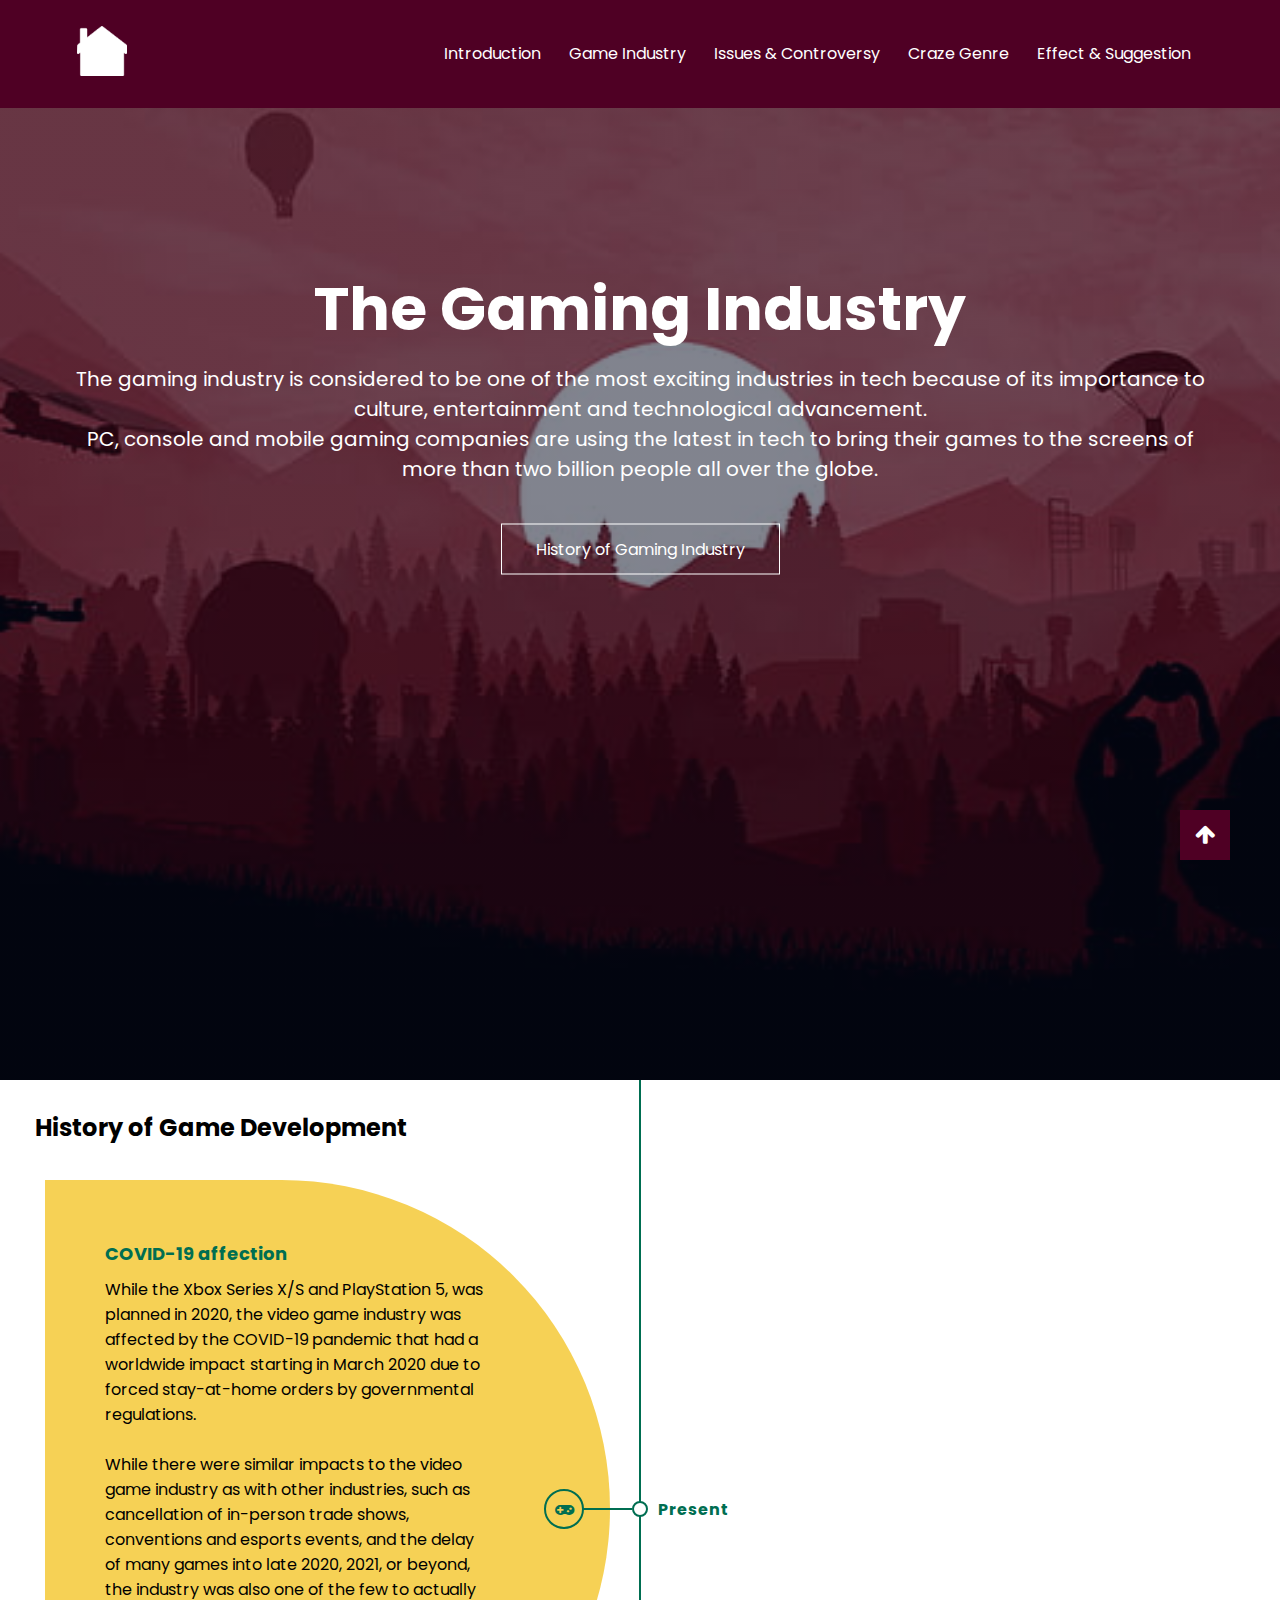
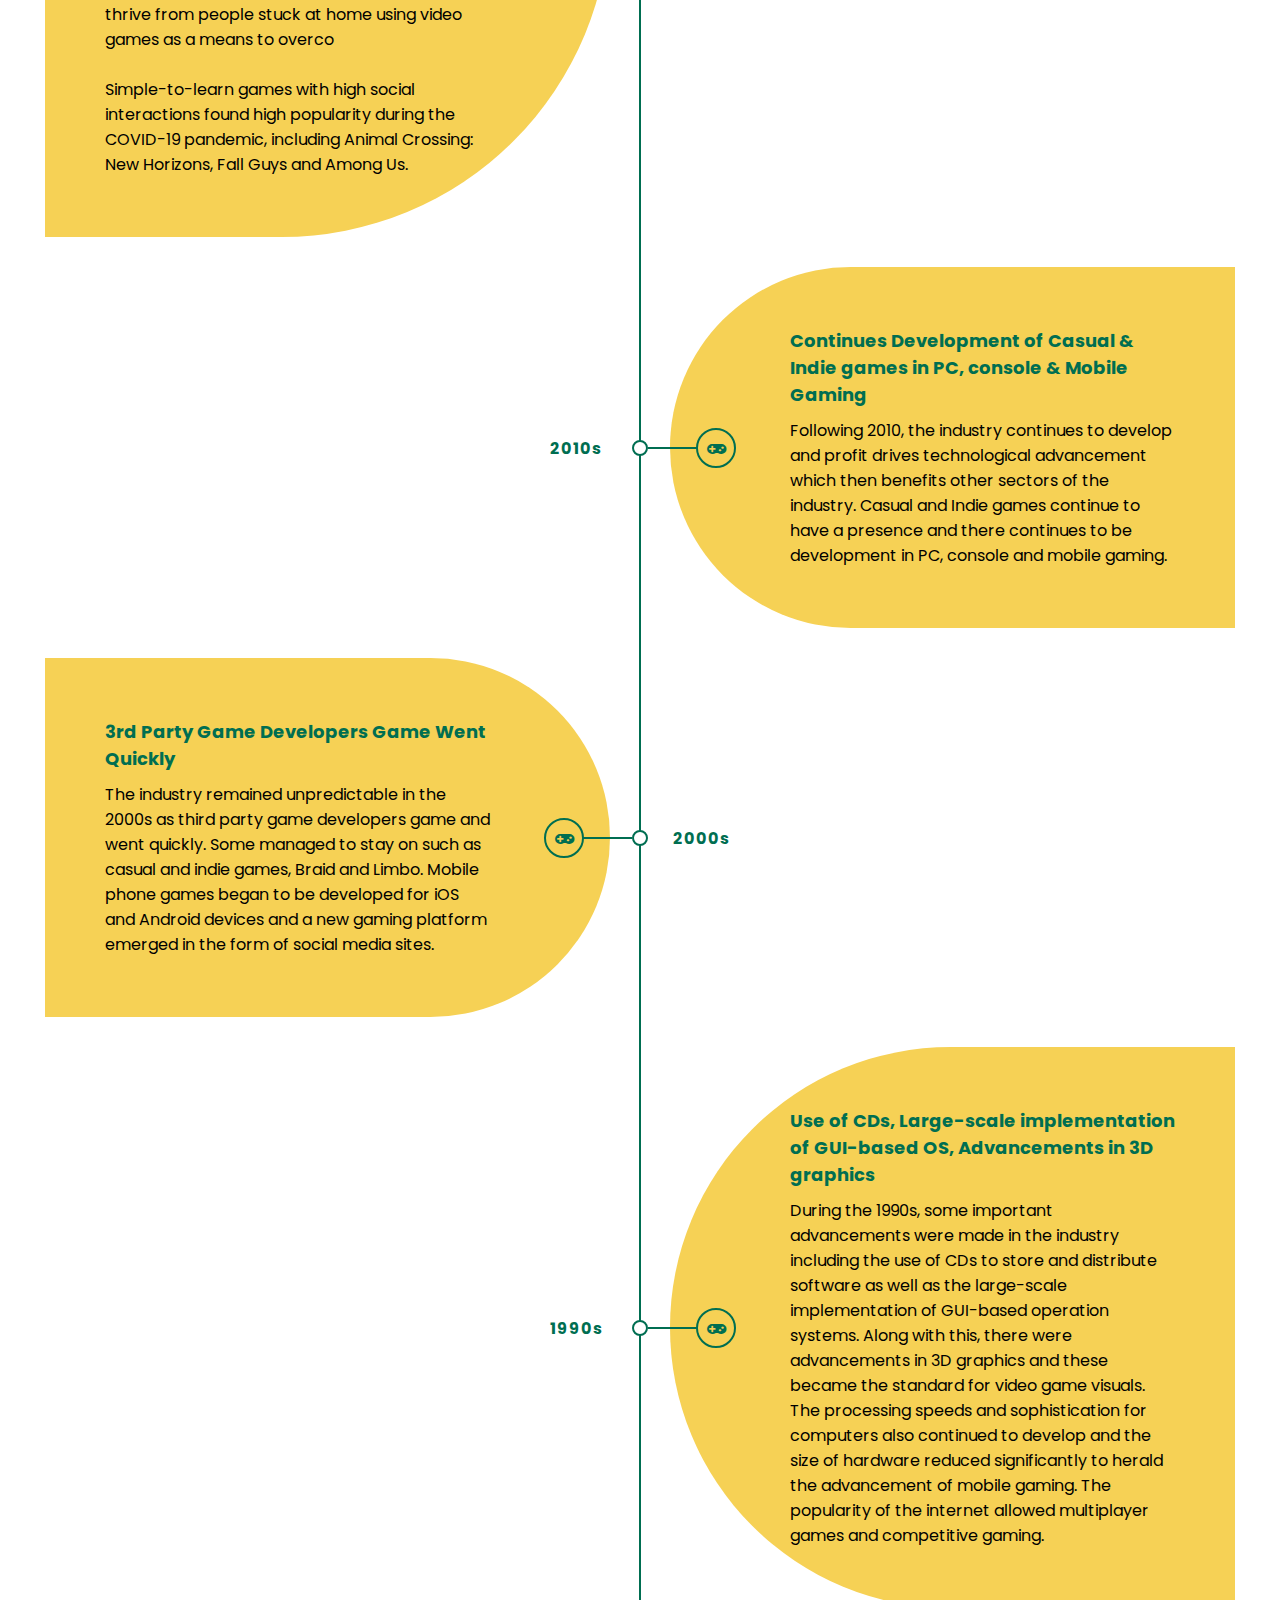
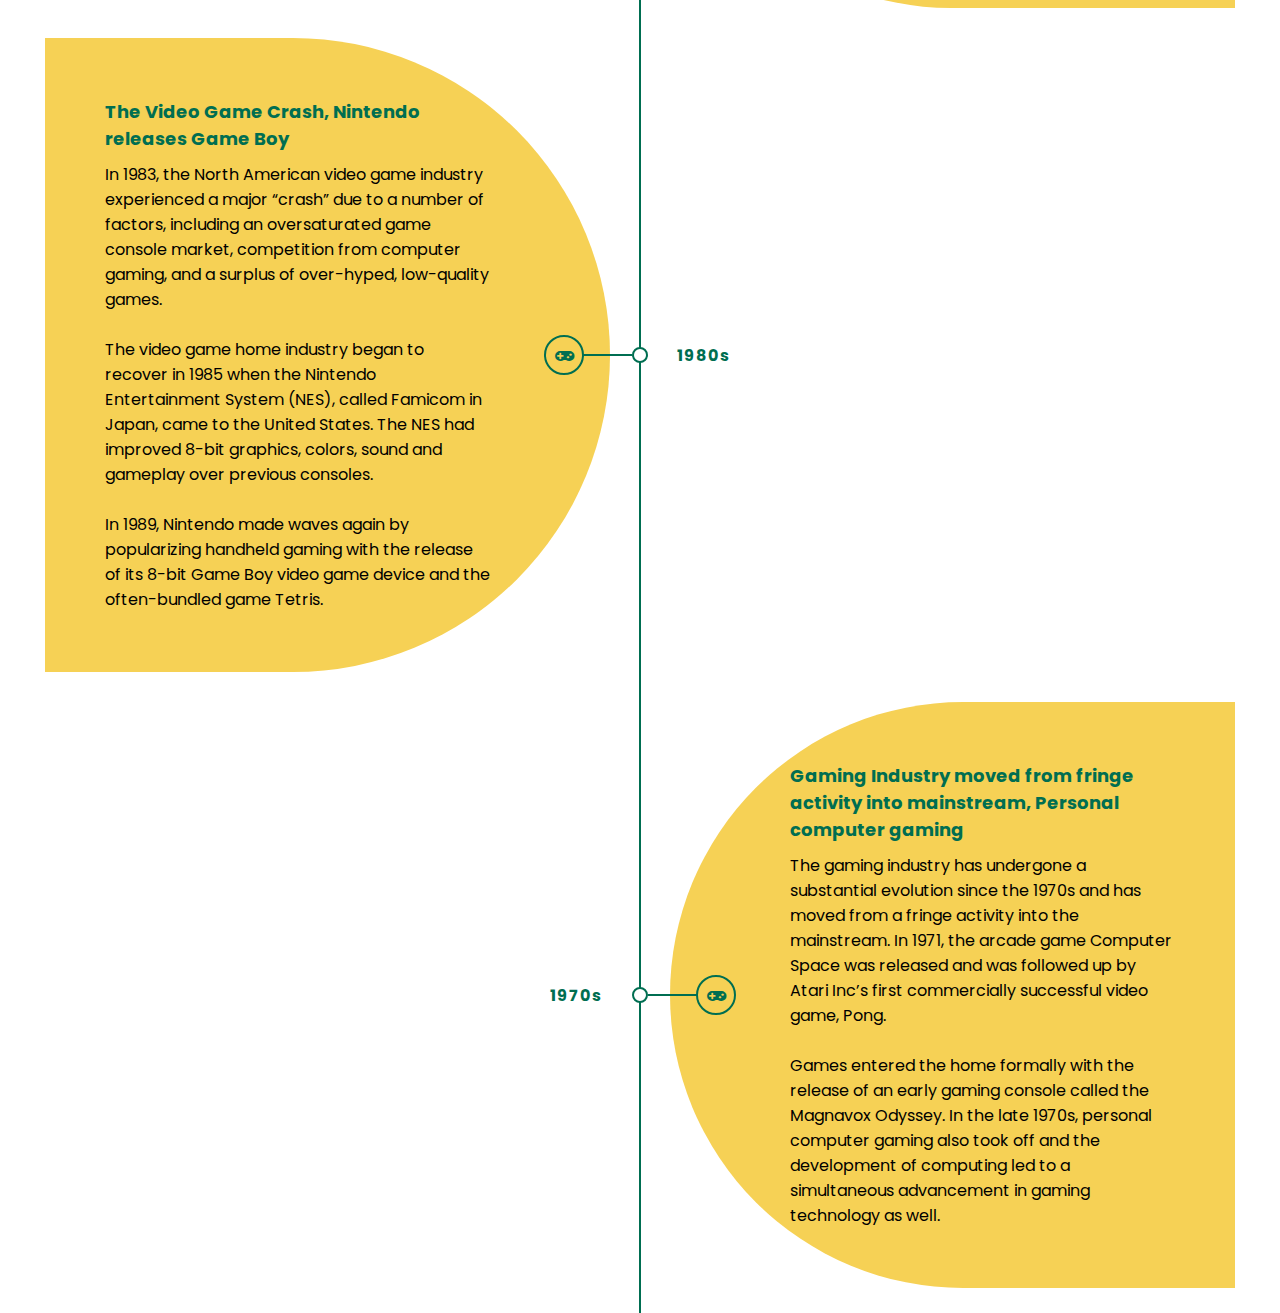
<file: Assignment G8/Index.html>
<!DOCTYPE html>
<html lang="en">
<head>
	<meta charset= "utf-8">
	<meta name="viewport" content="width=device-width, initial-scale=1.0">
	<title> Gaming </title>
	<link rel="stylesheet" href="style.css">
	<link rel="preconnect" href="https://fonts.googleapis.com">
	<link rel="preconnect" href="https://fonts.gstatic.com" crossorigin>
	<link href="https://fonts.googleapis.com/css2?family=Poppins:wght@100;200;300;400;600;700&display=swap" rel="stylesheet">
	<!--<link href="https://cdn.jsdelivr.net/npm/bootstrap@5.1.3/dist/css/bootstrap.min.css" rel="stylesheet" integrity="sha384-1BmE4kWBq78iYhFldvKuhfTAU6auU8tT94WrHftjDbrCEXSU1oBoqyl2QvZ6jIW3" crossorigin="anonymous">-->
	<link rel="stylesheet" href="https://stackpath.bootstrapcdn.com/font-awesome/4.7.0/css/font-awesome.min.css">
	
</head>

<body >
<a name="top"></a>
	<section class="header" id="home">
		<nav>
			<a href="#home"><img src="img\main.png"></a>
			<div class = "nav-links" id="navLinks">
			<i class="fa fa-times" onclick="hideMenu()"></i>
					<ul>
						<li><a href="#top">Introduction</a></li>
						<li><a href="Industry.html">Game Industry</a></li>
						<li><a href="InC.html">Issues & Controversy</a></li>
						<li><a href="Craze.html">Craze Genre</a></li>
						<li><a href="Effect.html">Effect & Suggestion</a></li>
					</ul>
			</div>
			<i class= "fa fa-bars" onclick="showMenu()"></i>
		</nav>
	
	<div class="text-box">
		<h1>The Gaming Industry</h1>
		<p>The gaming industry is considered to be one of the most exciting industries in tech because of its importance to culture,
		entertainment and technological advancement.<br>PC, console and mobile gaming companies are using the latest in tech to bring 
		their games to the screens of more than two billion people all over the globe.
		</p>
		<a href="#timeline" class="hero-btn" >History of Gaming Industry</a>
	
	</div>
	</section>	
	
	<!--JavaScript for Toggle Menu-->	
	<script>
		document.getElementById('navLinks');
		function showMenu(){
			navLinks.style.right="0";
		}
		function hideMenu(){
			navLinks.style.right="-200px";
		}

	</script>

<section id="timeline">
	<div class="timeline" >
	<h2>History of Game Development</h2>
		<div class="container left">
			<div class="date">Present</div>
			<i class="icon fa fa-gamepad"></i>
			<div class="content">
				<h2>COVID-19 affection</h2>
					<p>While the Xbox Series X/S and PlayStation 5, was planned in 2020, the video game industry was affected by the COVID-19 pandemic that 
					had a worldwide impact starting in March 2020 due to forced stay-at-home orders by governmental regulations. 
					</p>
					<br>
					<p>While there were similar impacts to the video game industry as with other industries, such as cancellation of in-person trade shows, conventions 
					and esports events, and the delay of many games into late 2020, 2021, or beyond, the industry was also one of the few to actually thrive from people 
					stuck at home using video games as a means to overco</p>
					<br>
					<p>Simple-to-learn games with high social interactions found high popularity during the COVID-19 pandemic, including Animal Crossing: New Horizons, 
					  Fall Guys and Among Us.      
					</p>
			</div>
		</div>
		
		<div class="container right">
			<div class="date">2010s</div>
			<i class="icon fa fa-gamepad"></i>
			<div class="content">
				<h2>Continues Development of Casual & Indie games in PC, console & Mobile Gaming</h2>
					<p>Following 2010, the industry continues to develop and profit drives technological advancement which then benefits other sectors of the industry. 
					Casual and Indie games continue to have a presence and there continues to be development in PC, console and mobile gaming.      
					</p>
			</div>
		</div>
		
		<div class="container left">
			<div class="date">2000s</div>
			<i class="icon fa fa-gamepad"></i>
			<div class="content">
				<h2>3rd Party Game Developers Game Went Quickly</h2>
					<p>The industry remained unpredictable in the 2000s as third party game developers game and went quickly. Some managed to stay on 
						such as casual and indie games, Braid and Limbo. Mobile phone games began to be developed for iOS and Android devices and a new 
						gaming platform emerged in the form of social media sites.
					</p>
			</div>
		</div>
		
		<div class="container right">
			<div class="date">1990s</div>
			<i class="icon fa fa-gamepad"></i>
			<div class="content">
				<h2>Use of CDs, Large-scale implementation of GUI-based OS, Advancements in 3D graphics</h2>
					<p>During the 1990s, some important advancements were made in the industry including the use of CDs to store and distribute software 
						as well as the large-scale implementation of GUI-based operation systems. Along with this, there were advancements in 3D graphics 
						and these became the standard for video game visuals. The processing speeds and sophistication for computers also continued to 
						develop and the size of hardware reduced significantly to herald the advancement of mobile gaming. The popularity of the internet 
						allowed multiplayer games and competitive gaming.
					</p>
			</div>
		</div>
		
		<div class="container left">
			<div class="date">1980s</div>
			<i class="icon fa fa-gamepad"></i>
			<div class="content">
				<h2>The Video Game Crash, Nintendo releases Game Boy</h2>
					<p>In 1983, the North American video game industry experienced a major “crash” due to a number of factors, including an oversaturated
						game console market, competition from computer gaming, and a surplus of over-hyped, low-quality games.
					</p>	
					<br>
					<p>The video game home industry began to recover in 1985 when the Nintendo Entertainment System (NES), called Famicom in Japan, came 
						to the United States. The NES had improved 8-bit graphics, colors, sound and gameplay over previous consoles.
					<br>
					<br>	
					<p>In 1989, Nintendo made waves again by popularizing handheld gaming with the release of its 8-bit Game Boy video game device and the 
						often-bundled game Tetris.
					</p>
					
			</div>
		</div>
  
		<div class="container right">
			<div class="date">1970s</div>
			<i class="icon fa fa-gamepad"></i>
			<div class="content">
				<h2>Gaming Industry moved from fringe activity into mainstream, Personal computer gaming </h2>
					<p> The gaming industry has undergone a substantial evolution since the 1970s and has moved from a fringe activity into the mainstream. 
						In 1971, the arcade game Computer Space was released and was followed up by Atari Inc’s first commercially successful video game, Pong. 
					</p>
					<br>
					<p>
						Games entered the home formally with the release of an early gaming console called the Magnavox Odyssey. 
						In the late 1970s, personal computer gaming also took off and the development of computing led to a simultaneous advancement in gaming 
						technology as well.
					</p>
			</div>
		</div>
	</div>
</section>
<a class="gotopbtn" href= "#"><i class="fa fa-arrow-up" aria-hidden="true"></i></a>

</body>
</html>
</file>
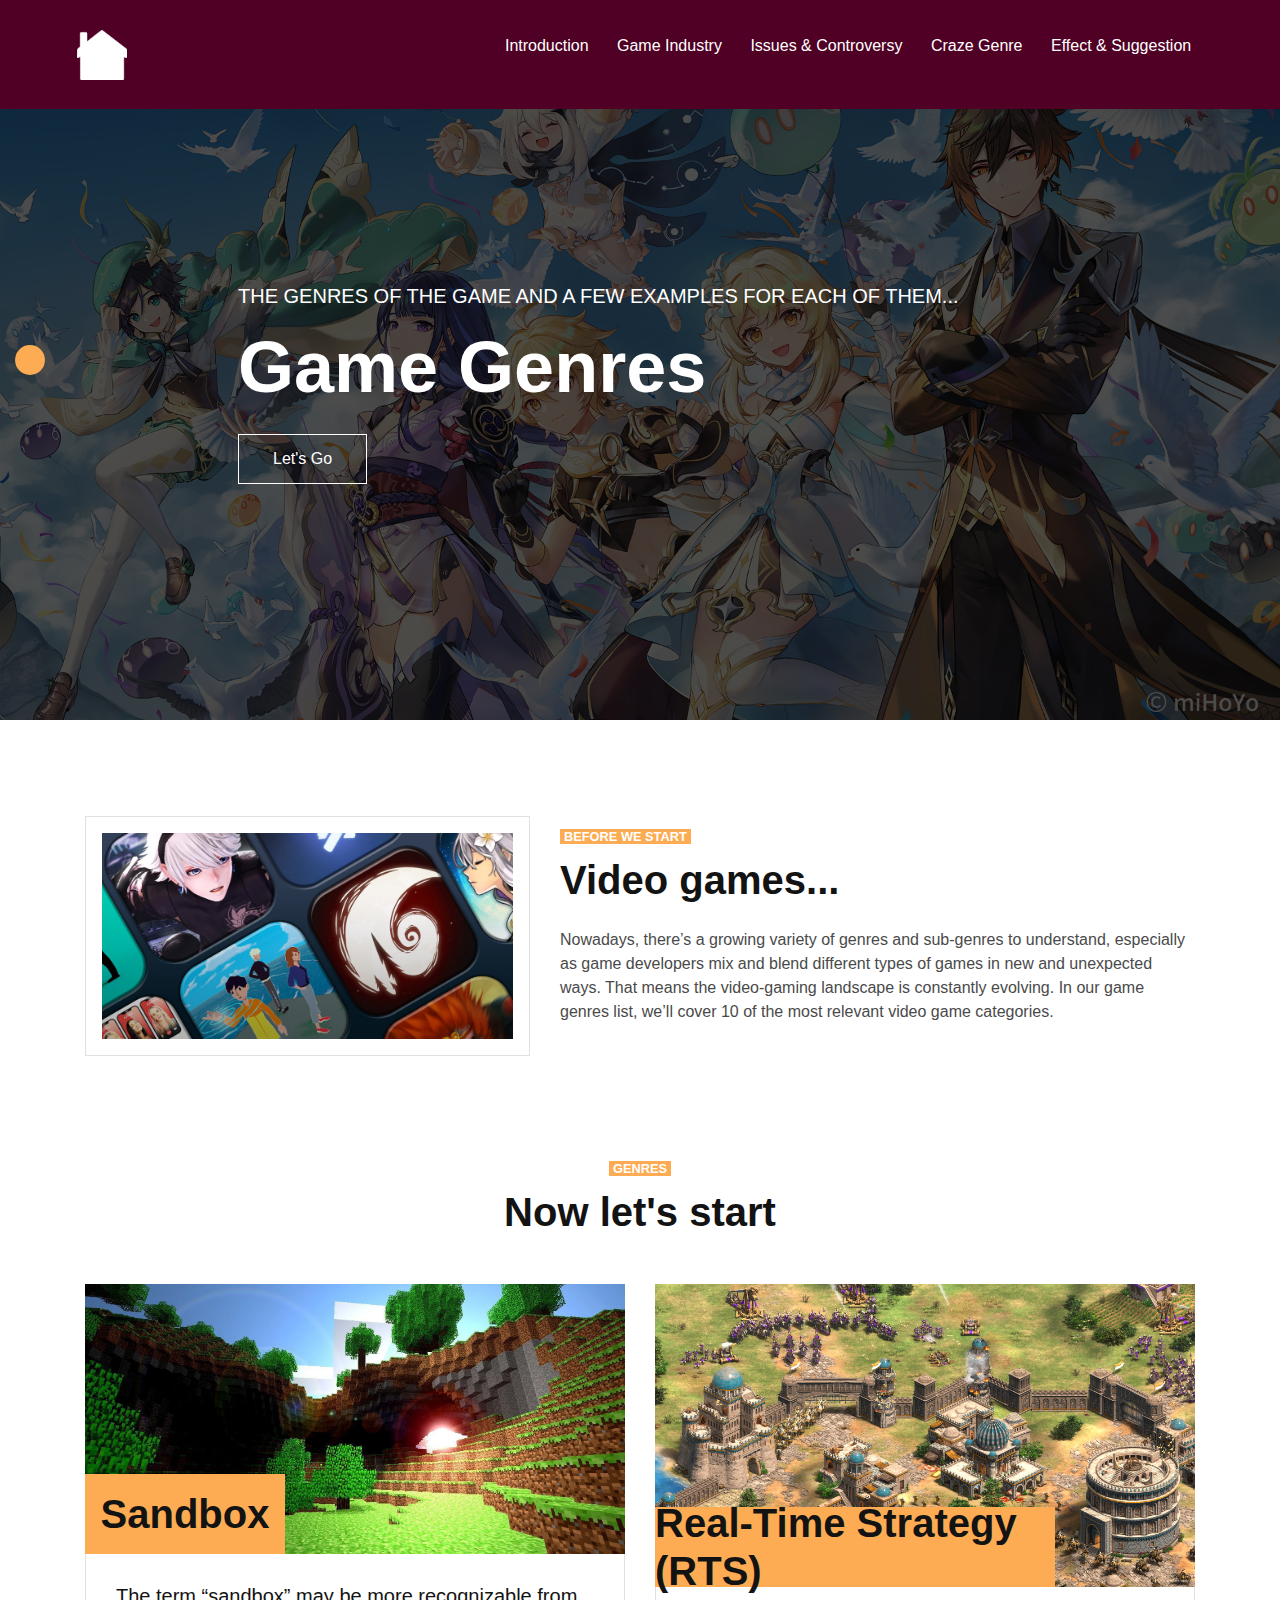
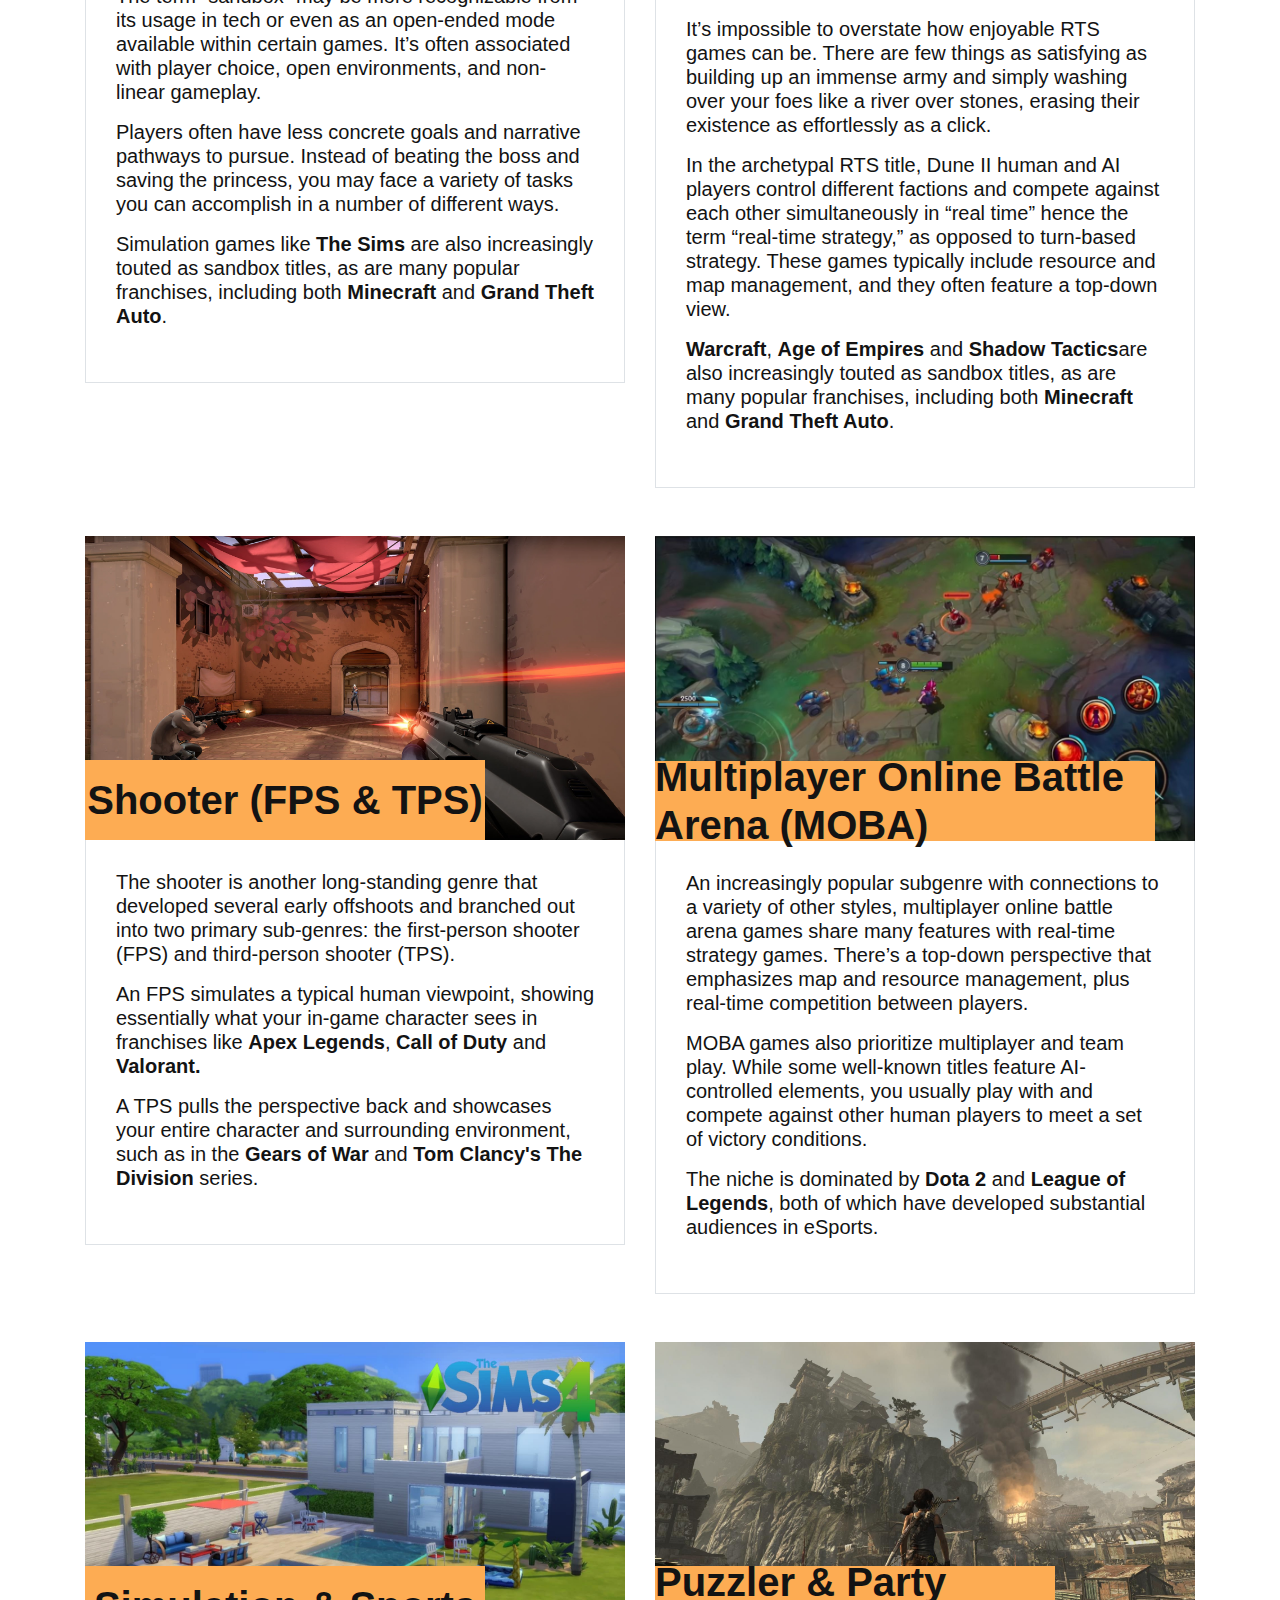
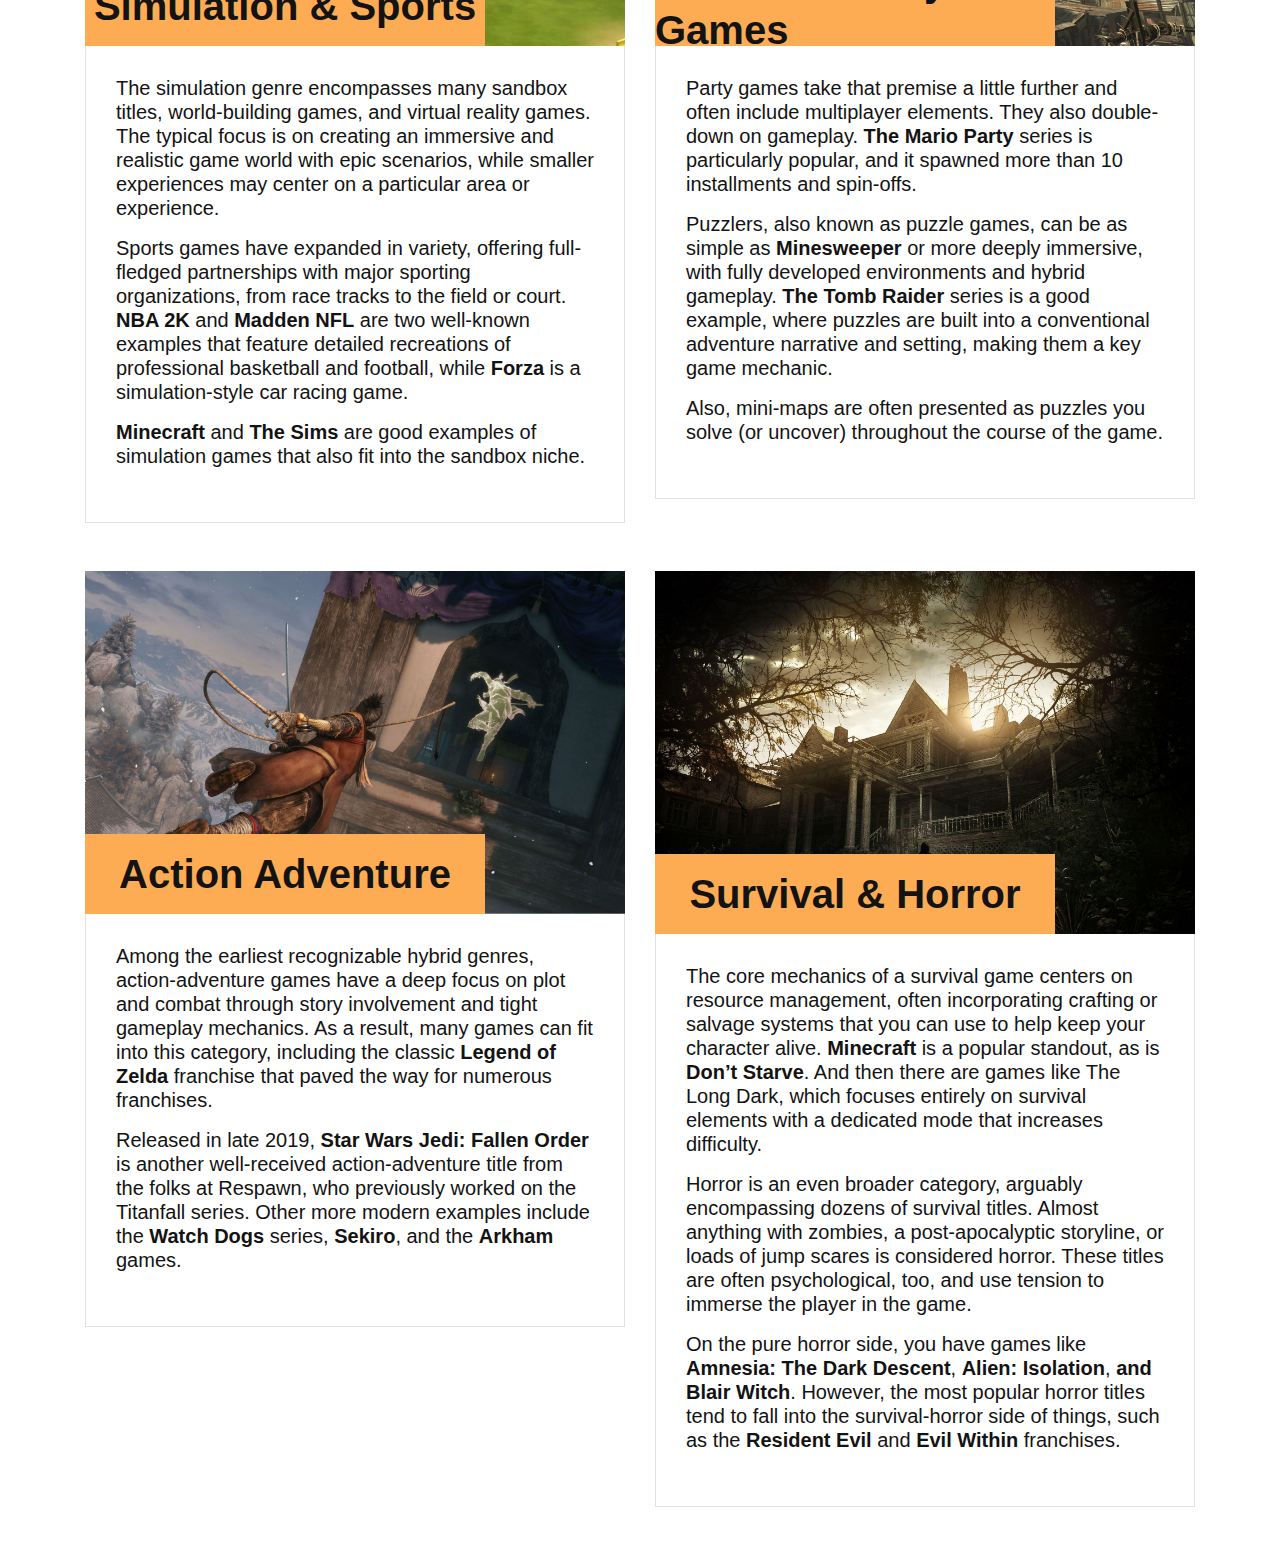
<file: Assignment G8/Craze.html>
<!DOCTYPE html>
<html lang="en">

<head>
    <meta charset="utf-8">
    <title> Gaming</title>
    <meta name="viewport" content="width=device-width, initial-scale=1.0">
    
    <!-- Favicon -->
    <link href="img/favicon.ico" rel="icon">

    <!-- Google Web Fonts -->
    <link rel="preconnect" href="https://fonts.gstatic.com">
    <link rel="preconnect" href="https://fonts.googleapis.com">
    <link href="https://fonts.googleapis.com/css2?family=Raleway:wght@400;500;600;700;800;900&display=swap" rel="stylesheet"> 

    <!-- Font Awesome -->
    <link href="https://cdnjs.cloudflare.com/ajax/libs/font-awesome/5.15.0/css/all.min.css" rel="stylesheet">

    <!-- Libraries Stylesheet -->
    <link href="lib/owlcarousel/assets/owl.carousel.min.css" rel="stylesheet">

    <!-- Customized Bootstrap Stylesheet -->
    <link href="style1.css" rel="stylesheet">

    <link rel="stylesheet" href="https://stackpath.bootstrapcdn.com/font-awesome/4.7.0/css/font-awesome.min.css">
    
    

</head>

<body>
<a name="top"></a>
    <!-- Navbar Start -->
	<section>
    <nav>
        <a href="Index.html"><img src="img\main.png"></a>
        <div class="nav-links" id="navLinks">
		<i class="fa fa-times" onclick="hideMenu()"></i>
                <ul>
                    <li><a href="Index.html">Introduction</a></li>
                    <li><a href="Industry.html">Game Industry</a></li>
                    <li><a href="InC.html">Issues & Controversy</a></li>
                    <li><a href="#top">Craze Genre</a></li>
                    <li><a href="Effect.html">Effect & Suggestion</a></li>
                </ul>
                    </div>
		<i class= "fa fa-bars" onclick="showMenu()"></i>		
    </nav>
	
    <!--JavaScript for Toggle Menu--> 
    <script>
    document.getElementById('navLinks');
    function showMenu(){
      navLinks.style.right="0";
    }
    function hideMenu(){
      navLinks.style.right="-200px";
    }
    </script>
	</section>
    <!-- Navbar End -->
	
    <!-- Carousel Start -->
    <div class="container-fluid p-0 mb-5">
        <div id="header-carousel" class="carousel slide carousel-fade" data-ride="carousel">
            <ol class="carousel-indicators">
                <li data-target="#header-carousel" data-slide-to="0" class="active"></li>
            </ol>
            <div class="carousel-inner">
                <div class="carousel-item active">
                    <img class="img-fluid" src="img/genshin.jpg" alt="Image">
                    <div class="carousel-caption d-flex align-items-center justify-content-center">
                        <div class="p-5" style="width: 100%; max-width: 900px;">
                            <h5 class="text-white text-uppercase mb-md-3"><br><br>The genres of the game and a few examples for each of them...</h5>
                            <h1 class="display-3 text-white mb-md-4">Game Genres</h1>
                            <a href="#start" class="start-btn">Let's Go</a>
                        </div>
                    </div>
                </div>
            </div>
        </div>
    </div>
    <!-- Carousel End -->


    <!-- About Start -->
	<section id="start">
    <div class="container-fluid py-5">
        <div class="container">
            <div class="row align-items-center pb-1">
                <div class="col-lg-5">
                    <img class="img-thumbnail p-3" src="img/1.jpg" alt="">
                </div>
                <div class="col-lg-7 mt-5 mt-lg-0">
                    <small class="bg-primary text-white text-uppercase font-weight-bold px-1">Before we start</small>
                    <h1 class="mt-2 mb-4">Video games...</h1>
                    <p class="mb-4">Nowadays, there’s a growing variety of genres and sub-genres to understand, especially as game developers mix and blend different types of games in new and unexpected ways.
									That means the video-gaming landscape is constantly evolving. In our game genres list, we’ll cover 10 of the most relevant video game categories.</p>
                </div>
            </div>
        </div>
    </div>
    <!-- About End -->


    <!-- Blog Start -->
    <div class="container-fluid pt-5">
        <div class="container">
            <div class="text-center">
                <small class="bg-primary text-white text-uppercase font-weight-bold text-center px-1">Genres</small>
                <h1 class="mt-2 mb-5">Now let's start</h1>
            </div>
            <div class="row">
                <div class="col-md-6 mb-5">
                    <div class="position-relative">
                        <img class="img-fluid w-100" src="img/2.jpg" alt="">
                        <div class="position-absolute bg-primary d-flex flex-column align-items-center justify-content-center"
                            style="width: 200px; height: 80px; bottom: 0; left: 0;">
                            <h1 class="m-0">Sandbox</h1>
                        </div>
                    </div>
                    <div class="border border-top-0" style="padding: 30px;">
                        <h5 class="mb-4"><p>The term “sandbox” may be more recognizable from its usage in tech or even as an open-ended mode available within certain games. It’s often associated with player choice, open environments, and non-linear gameplay.</p>
						<p>Players often have less concrete goals and narrative pathways to pursue. Instead of beating the boss and saving the princess, you may face a variety of tasks you can accomplish in a number of different ways.</p>
						<p>Simulation games like <strong>The Sims</strong> are also increasingly touted as sandbox titles, as are many popular franchises, including both <strong>Minecraft</strong> and <strong>Grand Theft Auto</strong>.</a></p></h5>
                    </div>
                </div>
                <div class="col-md-6 mb-5">
                    <div class="position-relative">
                        <img class="img-fluid w-100" src="img/13.jpg" alt="">
                        <div class="position-absolute bg-primary d-flex flex-column align-items-center justify-content-center"
                            style="width: 400px; height: 80px; bottom: 0; left: 0;">
                            <h1 class="m-0">Real-Time Strategy (RTS)</h1>
                        </div>
                    </div>
                    <div class="border border-top-0" style="padding: 30px;">
                        <h5 class="mb-4"><p>It’s impossible to overstate how enjoyable RTS games can be. There are few things as satisfying as building up an immense army and simply washing over your foes like a river over stones, erasing their existence as effortlessly as a click.</p>
						<p>In the archetypal RTS title, Dune II human and AI players control different factions and compete against each other simultaneously in “real time” hence the term “real-time strategy,” as opposed to turn-based strategy. These games typically include resource and map management, and they often feature a top-down view.</p>
						<p><strong>Warcraft</strong>, <strong>Age of Empires</strong> and <strong>Shadow Tactics</strong>are also increasingly touted as sandbox titles, as are many popular franchises, including both <strong>Minecraft</strong> and <strong>Grand Theft Auto</strong>.</a></p></h5>
                    </div>
                </div>
				<div class="col-md-6 mb-5">
                    <div class="position-relative">
                        <img class="img-fluid w-100" src="img/valorant-mobile-screenshot.jpg" alt="">
                        <div class="position-absolute bg-primary d-flex flex-column align-items-center justify-content-center"
                            style="width: 400px; height: 80px; bottom: 0; left: 0;">
                            <h1 class="m-0">Shooter (FPS & TPS)</h1>
                        </div>
                    </div>
                    <div class="border border-top-0" style="padding: 30px;">
                        <h5 class="mb-4"><p>The shooter is another long-standing genre that developed several early offshoots and branched out into two primary sub-genres: the first-person shooter (FPS) and third-person shooter (TPS).</p>
						<p>An FPS simulates a typical human viewpoint, showing essentially what your in-game character sees in franchises like <strong>Apex Legends</strong>, <strong>Call of Duty</strong> and <strong>Valorant.</strong>
						<p>A TPS pulls the perspective back and showcases your entire character and surrounding environment, such as in the <strong>Gears of War</strong> and <strong>Tom Clancy's The Division</strong> series.</a></p></h5>
                    </div>
                </div>
				<div class="col-md-6 mb-5">
                    <div class="position-relative">
                        <img class="img-fluid w-100" src="img/3.jpg" alt="">
                        <div class="position-absolute bg-primary d-flex flex-column align-items-center justify-content-center"
                            style="width: 500px; height: 80px; bottom: 0; left: 0;">
                            <h1 class="m-0">Multiplayer Online Battle Arena (MOBA)</h1>
                        </div>
                    </div>
                    <div class="border border-top-0" style="padding: 30px;">
                        <h5 class="mb-4"><p>An increasingly popular subgenre with connections to a variety of other styles, multiplayer online battle arena games share many features with real-time strategy games. There’s a top-down perspective that emphasizes map and resource management, plus real-time competition between players.</p>
						<p>MOBA games also prioritize multiplayer and team play. While some well-known titles feature AI-controlled elements, you usually play with and compete against other human players to meet a set of victory conditions.</p>
						<p>The niche is dominated by <strong>Dota 2</strong> and <strong>League of Legends</strong>, both of which have developed substantial audiences in eSports.</a></p></h5>
                    </div>
                </div>
                <div class="col-md-6 mb-5">
                    <div class="position-relative">
                        <img class="img-fluid w-100" src="img/the-sims-summer-of-sims-expansion.jpeg" alt="">
                        <div class="position-absolute bg-primary d-flex flex-column align-items-center justify-content-center"
                            style="width: 400px; height: 80px; bottom: 0; left: 0;">
                            <h1 class="m-0">Simulation & Sports</h1>
                        </div>
                    </div>
                    <div class="border border-top-0" style="padding: 30px;">
                        <h5 class="mb-4"><p>The simulation genre encompasses many sandbox titles, world-building games, and virtual reality games. The typical focus is on creating an immersive and realistic game world with epic scenarios, while smaller experiences may center on a particular area or experience.</p>
						<p>Sports games have expanded in variety, offering full-fledged partnerships with major sporting organizations, from race tracks to the field or court. <strong>NBA 2K</strong> and <strong>Madden NFL</strong> are two well-known examples that feature detailed recreations of professional basketball and football, while <strong>Forza</strong> is a simulation-style car racing game.</p>
						<p><strong>Minecraft</strong> and <strong>The Sims</strong> are good examples of simulation games that also fit into the sandbox niche.</a></p></h5>
                    </div>
                </div>
				<div class="col-md-6 mb-5">
                    <div class="position-relative">
                        <img class="img-fluid w-100" src="img/5.jpg" alt="">
                        <div class="position-absolute bg-primary d-flex flex-column align-items-center justify-content-center"
                            style="width: 400px; height: 80px; bottom: 0; left: 0;">
                            <h1 class="m-0">Puzzler & Party Games</h1>
                        </div>
                    </div>
                    <div class="border border-top-0" style="padding: 30px;">
                        <h5 class="mb-4"><p>Party games take that premise a little further and often include multiplayer elements. They also double-down on gameplay. <strong>The Mario Party</strong> series is particularly popular, and it spawned more than 10 installments and spin-offs.</p>
						<p>Puzzlers, also known as puzzle games, can be as simple as <strong>Minesweeper</strong> or more deeply immersive, with fully developed environments and hybrid gameplay. <strong>The Tomb Raider</strong> series is a good example, where puzzles are built into a conventional adventure narrative and setting, making them a key game mechanic.</p>
						<p>Also, mini-maps are often presented as puzzles you solve (or uncover) throughout the course of the game.</a></p></h5>
                    </div>
                </div>
				<div class="col-md-6 mb-5">
                    <div class="position-relative">
                        <img class="img-fluid w-100" src="img/Sekiro-2.jpg" alt="">
                        <div class="position-absolute bg-primary d-flex flex-column align-items-center justify-content-center"
                            style="width: 400px; height: 80px; bottom: 0; left: 0;">
                            <h1 class="m-0">Action Adventure</h1>
                        </div>
                    </div>
                    <div class="border border-top-0" style="padding: 30px;">
                        <h5 class="mb-4"><p>Among the earliest recognizable hybrid genres, action-adventure games have a deep focus on plot and combat through story involvement and tight gameplay mechanics. As a result, many games can fit into this category, including the classic <strong>Legend of Zelda</strong> franchise that paved the way for numerous franchises.</p>
						Released in late 2019, <strong>Star Wars Jedi: Fallen Order</strong> is another well-received action-adventure title from the folks at Respawn, who previously worked on the Titanfall series. Other more modern examples include the <strong>Watch Dogs</strong> series, <strong>Sekiro</strong>, and the <strong>Arkham</strong> games.</a></p></h5>
                    </div>
                </div>
				<div class="col-md-6 mb-5">
                    <div class="position-relative">
                        <img class="img-fluid w-100" src="img/7.jpg" alt="">
                        <div class="position-absolute bg-primary d-flex flex-column align-items-center justify-content-center"
                            style="width: 400px; height: 80px; bottom: 0; left: 0;">
                            <h1 class="m-0">Survival & Horror</h1>
                        </div>
                    </div>
                    <div class="border border-top-0" style="padding: 30px;">
                        <h5 class="mb-4"><p>The core mechanics of a survival game centers on resource management, often incorporating crafting or salvage systems that you can use to help keep your character alive. <strong>Minecraft</strong> is a popular standout, as is <strong>Don’t Starve</strong>. And then there are games like The Long Dark, which focuses entirely on survival elements with a dedicated mode that increases difficulty.</p>
						<p>Horror is an even broader category, arguably encompassing dozens of survival titles. Almost anything with zombies, a post-apocalyptic storyline, or loads of jump scares is considered horror. These titles are often psychological, too, and use tension to immerse the player in the game.</p>
						<p>On the pure horror side, you have games like <strong>Amnesia: The Dark Descent</strong>, <strong>Alien: Isolation</strong>, <strong>and Blair Witch</strong>. However, the most popular horror titles tend to fall into the survival-horror side of things, such as the <strong>Resident Evil</strong> and <strong>Evil Within</strong> franchises.</a></p></h5>
                    </div>
                </div>
            </div>
        </div>
    </div>
    <!-- Blog End -->




    <!-- Back to Top -->
    <a href="#" class="btn btn-lg btn-primary back-to-top"><i class="fa fa-angle-up"></i></a>


    <!-- JavaScript Libraries -->
    <script src="https://code.jquery.com/jquery-3.4.1.min.js"></script>
    <script src="https://stackpath.bootstrapcdn.com/bootstrap/4.4.1/js/bootstrap.bundle.min.js"></script>
    <script src="lib/easing/easing.min.js"></script>
    <script src="lib/waypoints/waypoints.min.js"></script>
    <script src="lib/counterup/counterup.min.js"></script>
    <script src="lib/owlcarousel/owl.carousel.min.js"></script>

    <!-- Contact Javascript File -->
    <script src="mail/jqBootstrapValidation.min.js"></script>
    <script src="mail/contact.js"></script>

    <!-- Template Javascript -->
    <script src="js/main.js"></script>
</body>

</html>
</file>
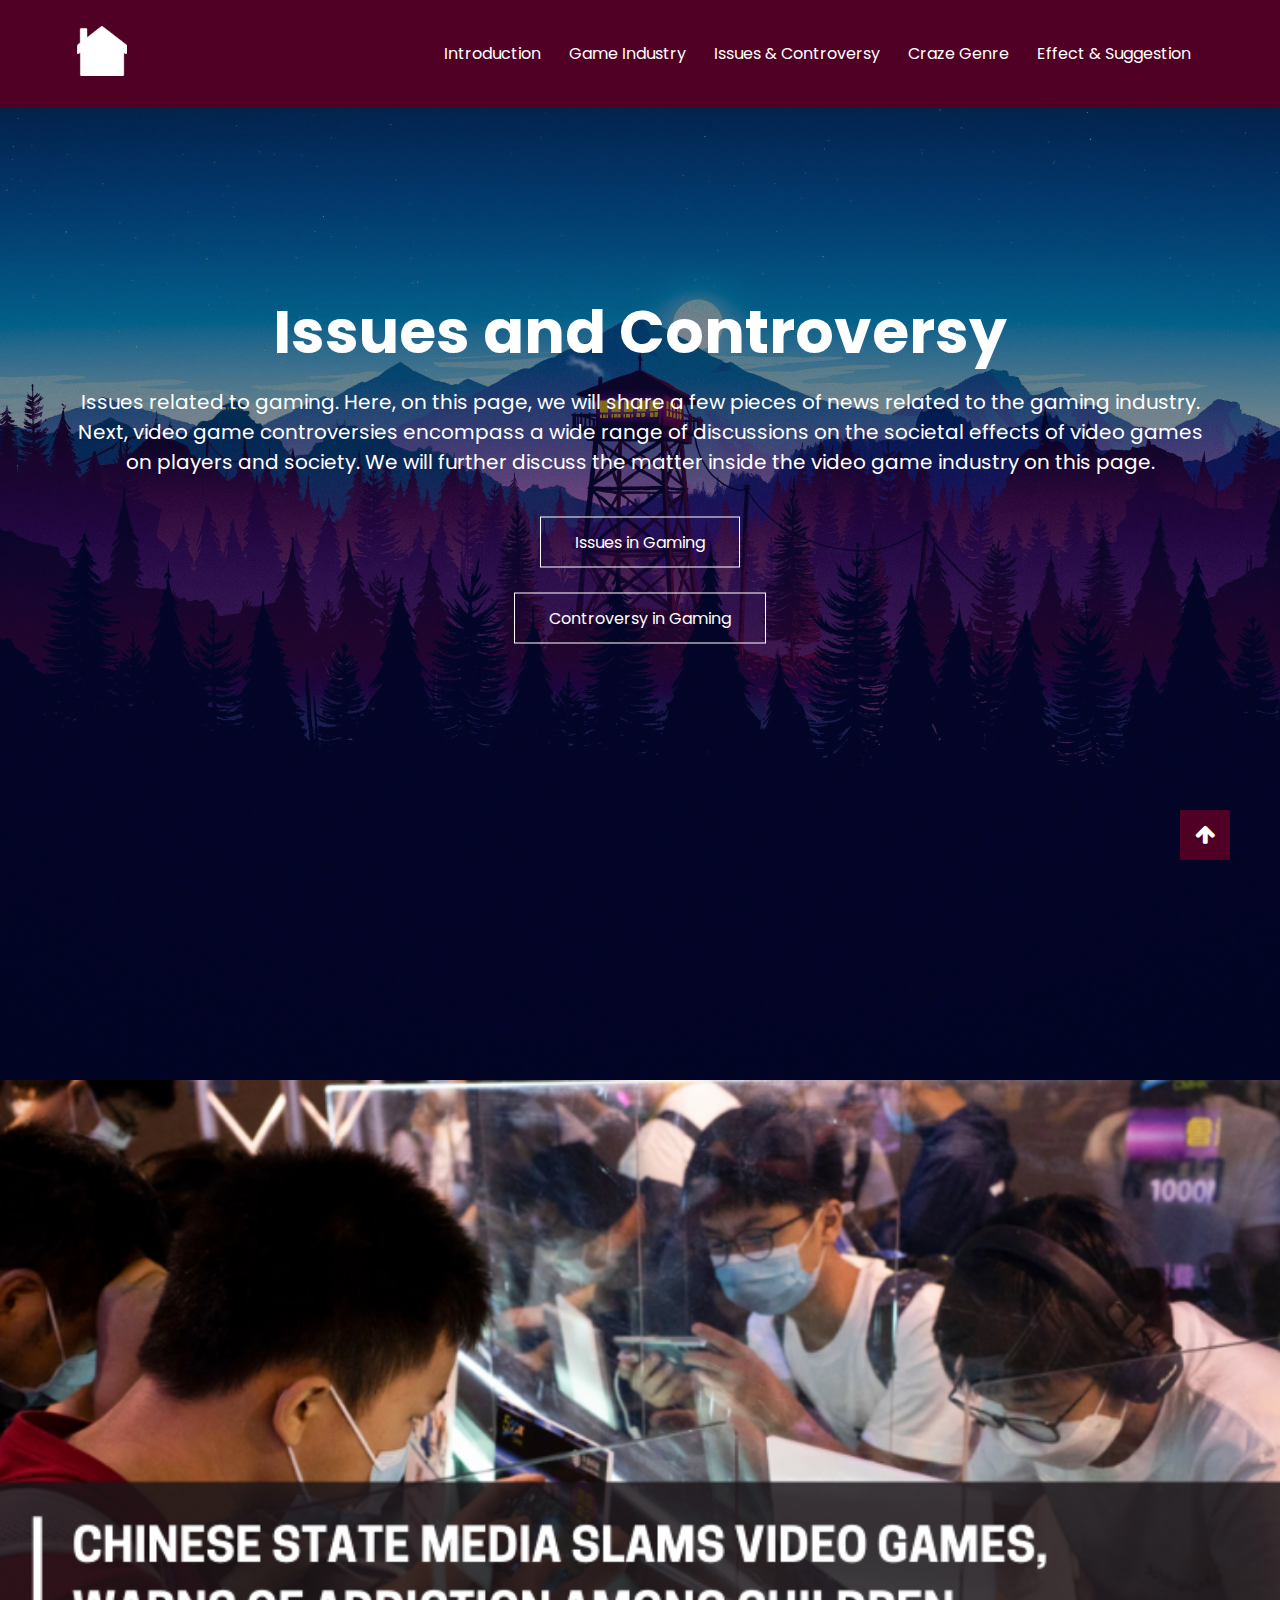
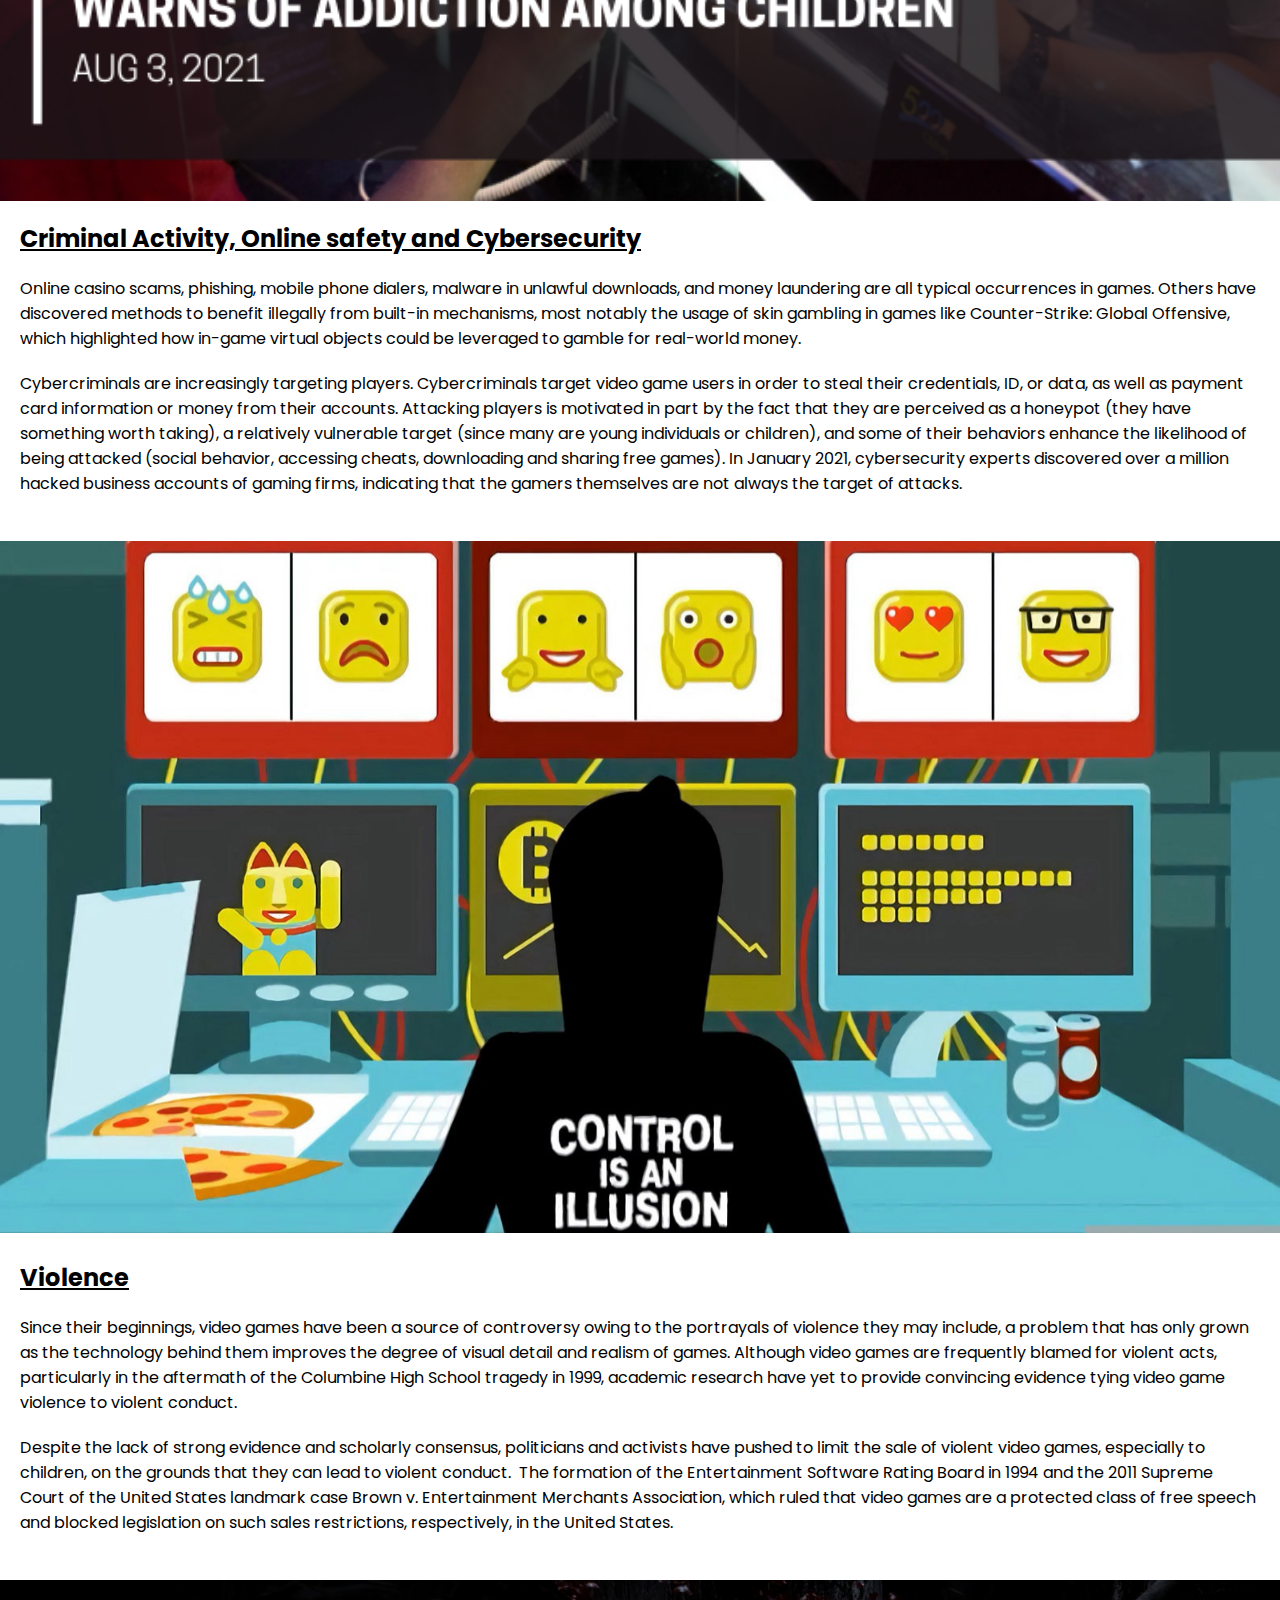
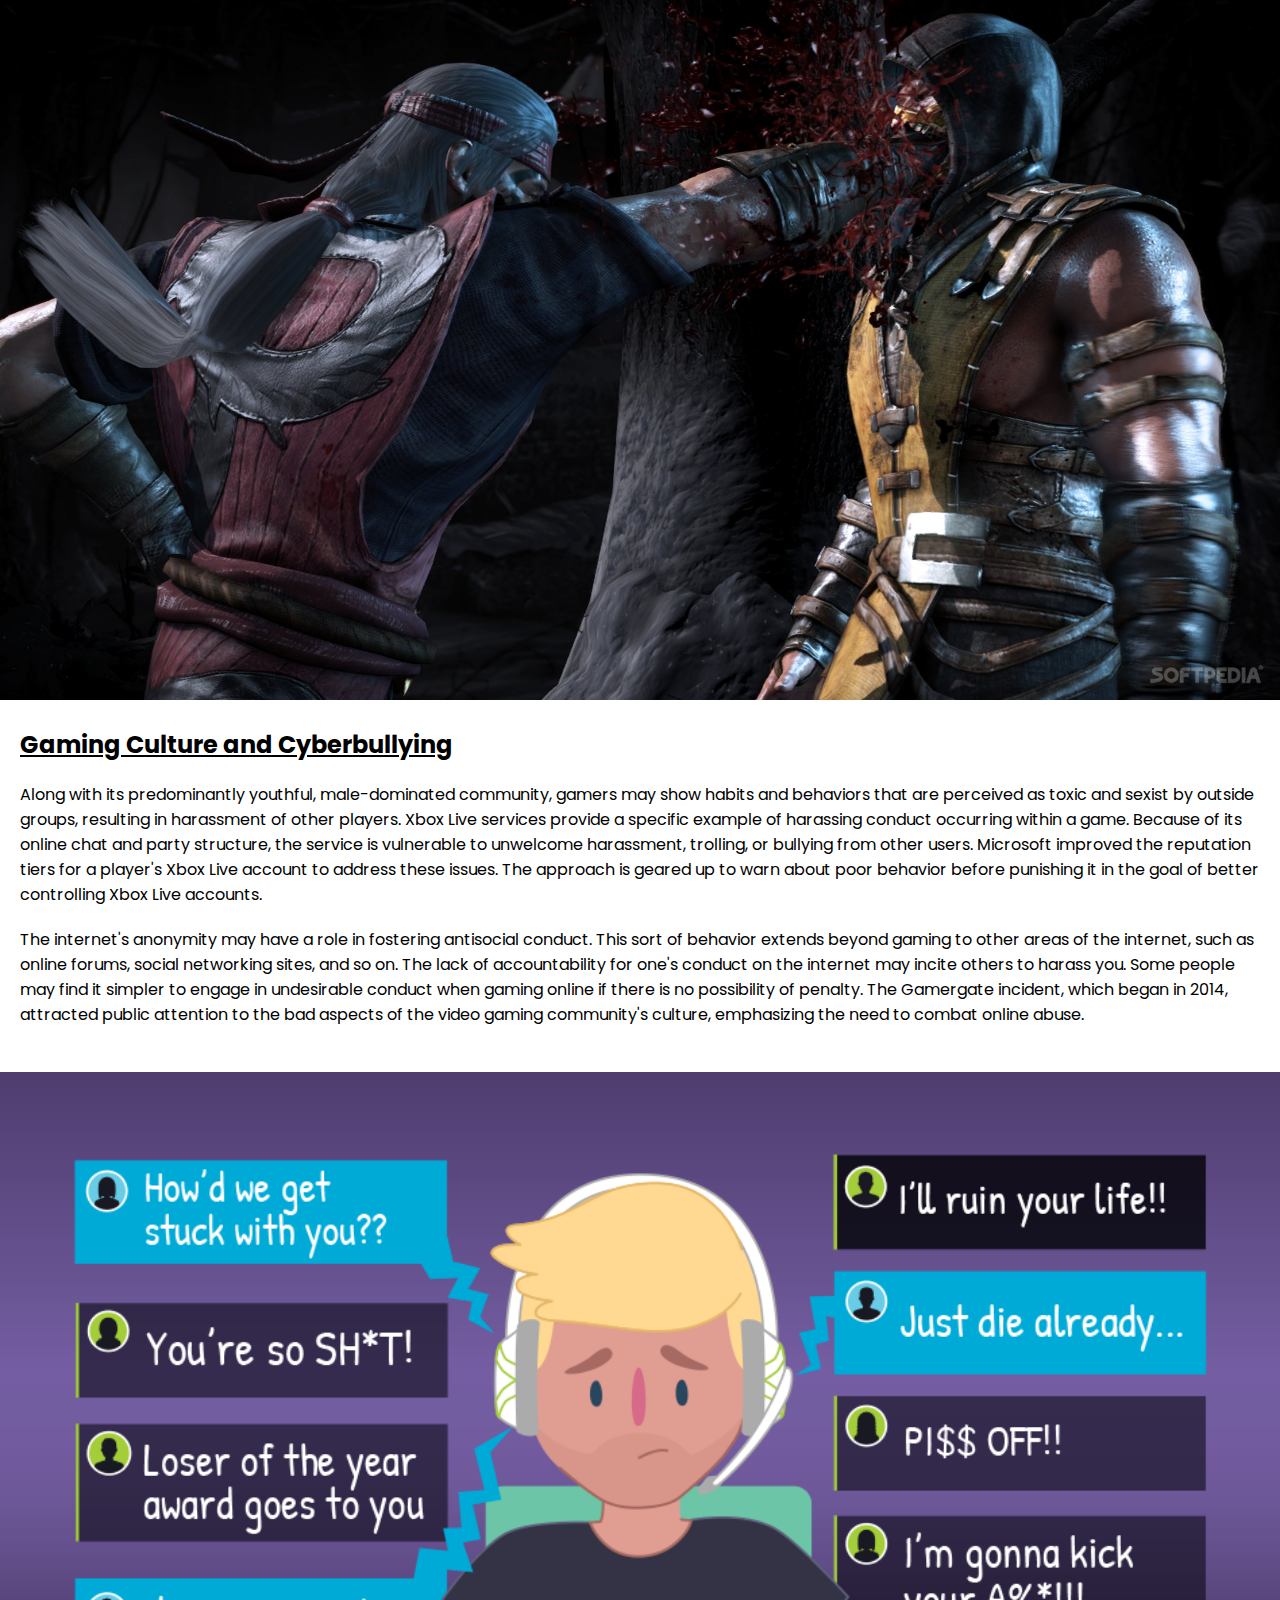
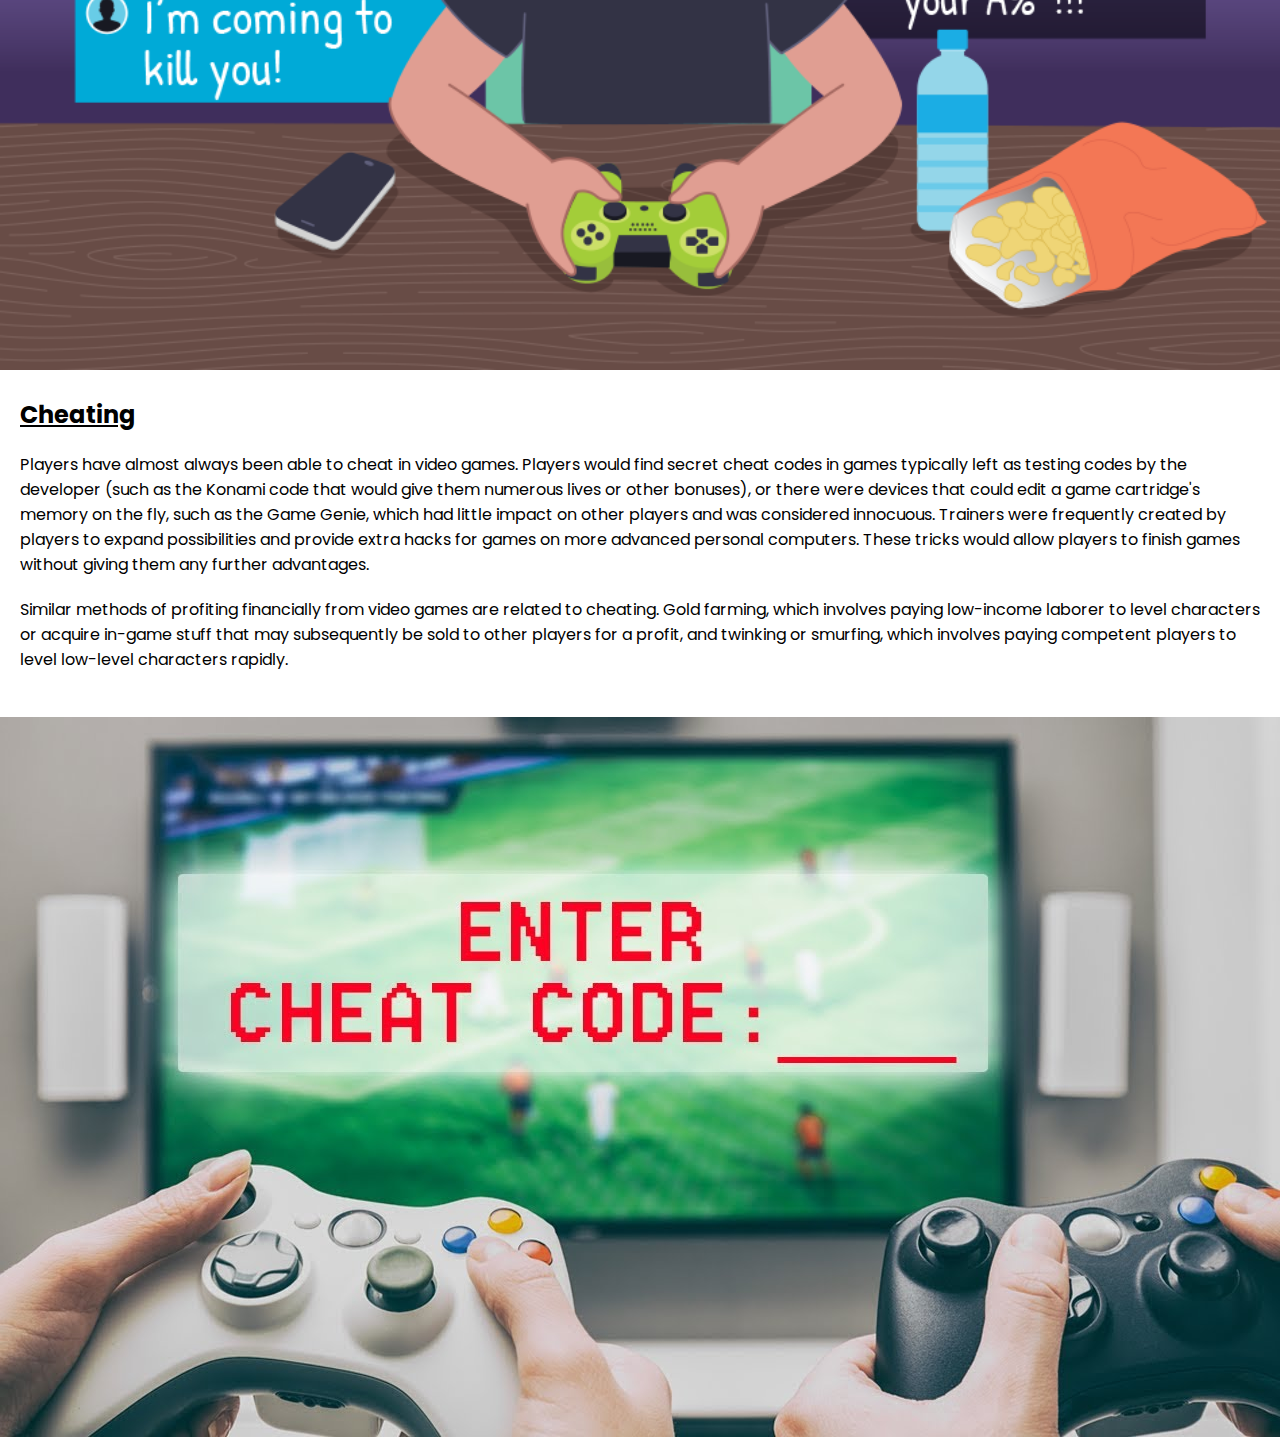
<file: Assignment G8/InC.html>
<!DOCTYPE html>
<html lang="en">
<head>
	<meta charset= "utf-8">
	<meta name="viewport" content="width=device-width, initial-scale=1.0">
	<title> Gaming </title>
	<link rel="stylesheet" href="style.css">
	<link rel="preconnect" href="https://fonts.googleapis.com">
	<link rel="preconnect" href="https://fonts.gstatic.com" crossorigin>
	<link href="https://fonts.googleapis.com/css2?family=Poppins:wght@100;200;300;400;600;700&display=swap" rel="stylesheet">
	<!--<link href="https://cdn.jsdelivr.net/npm/bootstrap@5.1.3/dist/css/bootstrap.min.css" rel="stylesheet" integrity="sha384-1BmE4kWBq78iYhFldvKuhfTAU6auU8tT94WrHftjDbrCEXSU1oBoqyl2QvZ6jIW3" crossorigin="anonymous">-->
	<link rel="stylesheet" href="https://stackpath.bootstrapcdn.com/font-awesome/4.7.0/css/font-awesome.min.css">
</head>

<body>
<a name="top"></a>
	<section class="headerInc">
		<nav>
		<a href="Index.html"><img src="img\main.png"></a>
			<div class = "nav-links" id="navLinks">
			<i class="fa fa-times" onclick="hideMenu()"></i>
					<ul>
						<li><a href="Index.html">Introduction</a></li>
						<li><a href="Industry.html">Game Industry</a></li>
						<li><a href="#top">Issues & Controversy</a></li>
						<li><a href="Craze.html">Craze Genre</a></li>
						<li><a href="Effect.html">Effect & Suggestion</a></li>
					</ul>
			</div>
			<i class= "fa fa-bars" onclick="showMenu()"></i>
		</nav>
	
	<div class="text-box">
		<h1>Issues and Controversy</h1>
		<p>Issues related to gaming. Here, on this page, we will share a few pieces of news related to the gaming industry.<br>Next, video game controversies encompass a wide range of discussions on the societal effects of video games on players and society. We will further discuss the matter inside the video game industry on this page.
		</p>
		<a href="#issues" class="issue-btn" >Issues in Gaming</a>
		<br> <br> 
	<a href="#controversy" class="contro-btn" >Controversy in Gaming</a>
	</div>
	</section>	
	
	<!--JavaScript for Toggle Menu-->	
	<script>
		document.getElementById("navLinks");
		function showMenu(){
			navLinks.style.right="0";
		}
		function hideMenu(){
			navLinks.style.right="-200px";
		}

	</script>
	<section id="issues">
		<div id = "slider">
			<figure>
				<img src = "img/inc1.png">
				<img src = "img/inc2.png">
				<img src = "img/inc3.png">
				<img src = "img/inc4.png">
			</figure>
		</div>
	</section>

<section id = "controversy">
<div id = "controversy">
<div class= "row">
			<div class="col-md-6">
				<h2><u>Criminal Activity, Online safety and Cybersecurity</u></h2>
					<p>Online casino scams, phishing, mobile phone dialers, malware in unlawful downloads, and money laundering are all typical occurrences in games. Others have discovered methods to benefit illegally from built-in mechanisms, most notably the usage of skin gambling in games like Counter-Strike: Global Offensive, 
					which highlighted how in-game virtual objects could be leveraged to gamble for real-world money.
					</p>
					
					<p>Cybercriminals are increasingly targeting players. Cybercriminals target video game users in order to steal their credentials, 
					ID, or data, as well as payment card information or money from their accounts. Attacking players is motivated in part by the fact that they are 
					perceived as a honeypot (they have something worth taking), a relatively vulnerable target (since many are young individuals or children), and some 
					of their behaviors enhance the likelihood of being attacked (social behavior, accessing cheats, downloading and sharing free games). In January 2021, 
					cybersecurity experts discovered over a million hacked business accounts of gaming firms, indicating that the gamers themselves are not always the target 
					of attacks.</p>
					<br>
			</div>
			<div class = "col-md-6">
			<img src = "img/inc8.png" class = "img-fluid" >
			</div>
			<div class="col-md-6">
				<h2><u>Violence</u></h2>
					<p>Since their beginnings, video games have been a source of controversy owing to the portrayals of violence they may include, 
					a problem that has only grown as the technology behind them improves the degree of visual detail and realism of games. 
					Although video games are frequently blamed for violent acts, particularly in the aftermath of the Columbine High School tragedy in 1999, 
					academic research have yet to provide convincing evidence tying video game violence to violent conduct.
					</p>
					
					<p>Despite the lack of strong evidence and scholarly consensus, politicians and activists have pushed to limit the sale of violent video games, 
					especially to children, on the grounds that they can lead to violent conduct.  The formation of the Entertainment Software Rating Board in 1994 and the 
					2011 Supreme Court of the United States landmark case Brown v. Entertainment Merchants Association, which ruled that video games are a protected class 
					of free speech and blocked legislation on such sales restrictions, respectively, in the United States.</p>
					<br>
			</div>
			<div class = "col-md-6">
			<img src = "img/inc5.jpg" class = "img-fluid" >
			</div>
			<div class="col-md-6">
				<h2><u>Gaming Culture and Cyberbullying</u></h2>
					<p>Along with its predominantly youthful, male-dominated community, gamers may show habits and behaviors that are perceived as toxic and sexist by 
					outside groups, resulting in harassment of other players. Xbox Live services provide a specific example of harassing conduct occurring within a game. 
					Because of its online chat and party structure, the service is vulnerable to unwelcome harassment, trolling, or bullying from other users. 
					Microsoft improved the reputation tiers for a player's Xbox Live account to address these issues. The approach is geared up to warn about poor behavior 
					before punishing it in the goal of better controlling Xbox Live accounts.
					</p>
					
					<p>The internet's anonymity may have a role in fostering antisocial conduct. This sort of behavior extends beyond gaming to other areas of the internet, 
					such as online forums, social networking sites, and so on. The lack of accountability for one's conduct on the internet may incite others to harass you. 
					Some people may find it simpler to engage in undesirable conduct when gaming online if there is no possibility of penalty. The Gamergate incident, 
					which began in 2014, attracted public attention to the bad aspects of the video gaming community's culture, emphasizing the need to combat online abuse.</p>
					<br>
			</div>
			<div class = "col-md-6">
			<img src = "img/inc7.png" class = "img-fluid" >
			</div>
				<div class="col-md-6">
				<h2><u>Cheating</u></h2>
					<p>Players have almost always been able to cheat in video games. Players would find secret cheat codes in games typically left as testing codes by the 
					developer (such as the Konami code that would give them numerous lives or other bonuses), or there were devices that could edit a game cartridge's memory 
					on the fly, such as the Game Genie, which had little impact on other players and was considered innocuous. Trainers were frequently created by players to 
					expand possibilities and provide extra hacks for games on more advanced personal computers. These tricks would allow players to finish games without giving 
					them any further advantages.
					</p>
					
					<p>Similar methods of profiting financially from video games are related to cheating. Gold farming, which involves paying low-income laborer to level 
					characters or acquire in-game stuff that may subsequently be sold to other players for a profit, and twinking or smurfing, which involves paying competent 
					players to level low-level characters rapidly.</p>
					<br>
			</div>
			<div class = "col-md-6">
			<img src = "img/inc6.jpg" class = "img-fluid" >
			</div>
			</div>
		</div>
</section>

<a class="gotopbtn" href= "#"><i class="fa fa-arrow-up" aria-hidden="true"></i></a>
</body>

</html>
</file>
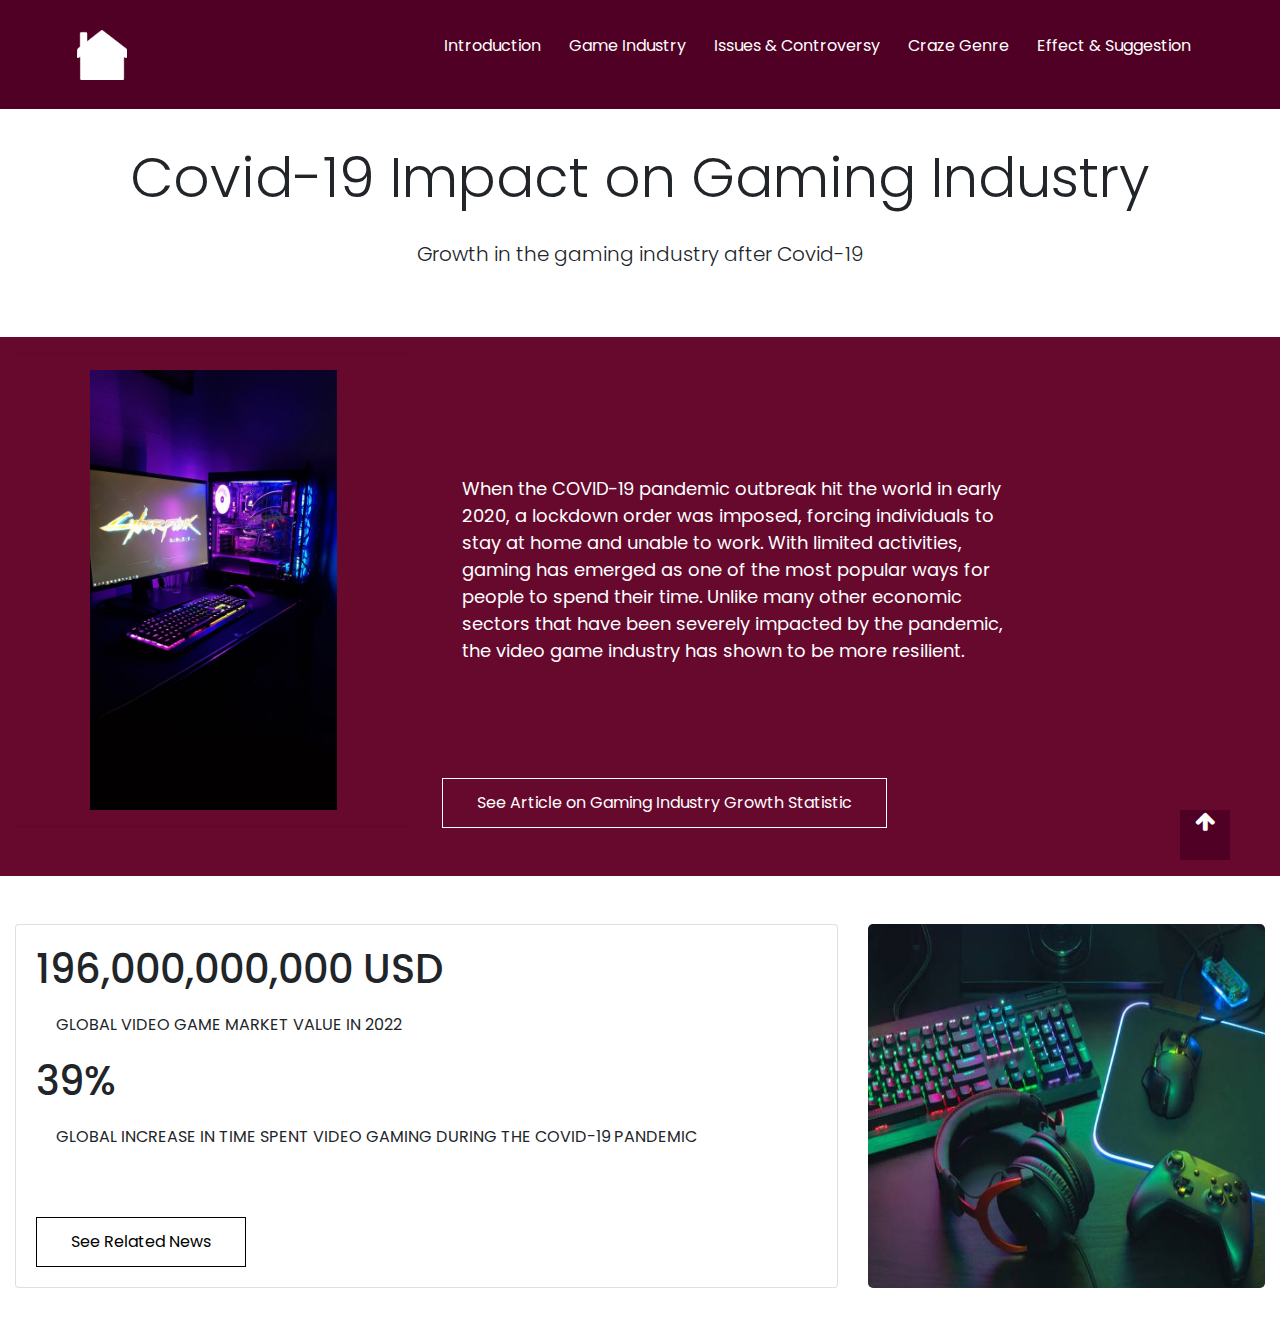
<file: Assignment G8/Industry.html>
<html>

<head>
	
	<meta charset="utf-8">
    <meta name="viewport" content="width=device-width, initial-scale=1">
    <!-- Bootstrap CSS -->
    <link rel="stylesheet" href="https://cdn.jsdelivr.net/npm/bootstrap@4.0.0/dist/css/bootstrap.min.css" integrity="sha384-Gn5384xqQ1aoWXA+058RXPxPg6fy4IWvTNh0E263XmFcJlSAwiGgFAW/dAiS6JXm" crossorigin="anonymous">
	<link rel="stylesheet" href="https://maxcdn.bootstrapcdn.com/font-awesome/4.7.0/css/font-awesome.min.css">
	<link href="style.css" rel="stylesheet">
	<link rel="preconnect" href="https://fonts.googleapis.com">
	<link rel="preconnect" href="https://fonts.gstatic.com" crossorigin>
	<link href="https://fonts.googleapis.com/css2?family=Poppins:wght@100;200;300;400;600;700&display=swap" rel="stylesheet">
	<!--<link href="https://cdn.jsdelivr.net/npm/bootstrap@5.1.3/dist/css/bootstrap.min.css" rel="stylesheet" integrity="sha384-1BmE4kWBq78iYhFldvKuhfTAU6auU8tT94WrHftjDbrCEXSU1oBoqyl2QvZ6jIW3" crossorigin="anonymous">-->
	<link rel="stylesheet" href="https://stackpath.bootstrapcdn.com/font-awesome/4.7.0/css/font-awesome.min.css">
	<title>Gaming </title>
	

</head>

<body>
<a name="top"></a>
<!--Navigation--->
		<nav>
			<a href="Index.html"><img src="img\main.png"></a>
			<div class = "nav-links" id="navLinks">
			<i class="fa fa-times" onclick="hideMenu()"></i>
					<ul>
						<li><a href="Index.html">Introduction</a></li>
						<li><a href="#top">Game Industry</a></li>
						<li><a href="InC.html">Issues & Controversy</a></li>
						<li><a href="Craze.html">Craze Genre</a></li>
						<li><a href="Effect.html">Effect & Suggestion</a></li>
					</ul>
			</div>
			<i class= "fa fa-bars" onclick="showMenu()"></i>
		</nav>
	

	
	<!--JavaScript for Toggle Menu-->	
	<script>
		document.getElementById('navLinks');
		function showMenu(){
			navLinks.style.right="0";
		}
		function hideMenu(){
			navLinks.style.right="-200px";
		}

	</script>
</nav>

<!--Welcome Section--->
<div class="container-fluid padding py-5">
<div class="row welcome text-center">
</div>
</div>
<div class="container-fluid padding py-5">
<div class="row welcome text-center">
	<div class="col-12">
		<h1 class="display-4">Covid-19 Impact on Gaming Industry</h1>
	</div>
	<hr>
	<div class="col-12">
		<p class="lead">Growth in the gaming industry after Covid-19</p>
	</div>
</div>
</div>

<!--Two Column Section--->
<div class="container-fluid padding text-white" style="background-color:67092d;">
<div class="row text-center padding">
	<div class="col-xs-12 col-sm-6 col-md-4">
	<hr>
		<img src="img/Gaming2.jpg" alt="gaming_setup" height="440">
		<hr>
	</div>
	<div class="col-xs-12 col-sm-6 col-md-6 py-5 text-left">
		<p style="font-size:18px; padding:70px 0;">When the COVID-19 pandemic outbreak hit the world in early 2020, a lockdown order was imposed, forcing individuals to stay at home and unable to work. With limited activities, gaming has emerged as one of the most popular ways for people to spend their time. Unlike many other economic sectors that have been severely impacted by the pandemic, the video game industry has shown to be more resilient.</p>
		</br>
		<a href="https://www.gamesindustry.biz/articles/2020-08-11-the-impact-of-covid-19-on-mobile-games-in-h1-2020-and-beyond" class="hero-btn">See Article on Gaming Industry Growth Statistic</a>
	</div>
</div>
</div>

<!--Cards--->
<div class="container-fluid padding py-5">
<div class="row padding">
	<div class="col-md-8">
		<div class="card">
			<div class="card-body">
				<h1 class="card-title"> 196,000,000,000 USD</h1>
				<p class="card-text"> GLOBAL VIDEO GAME MARKET VALUE IN 2022</p>
				<h1 class="card-title"> 39%</h1>
				<p class="card-text"> GLOBAL INCREASE IN TIME SPENT VIDEO GAMING DURING THE COVID-19 PANDEMIC</p>
				</br>
				</br>
				<a href="https://www.forbes.com/sites/forbestechcouncil/2021/06/17/how-the-gaming-industry-has-leveled-up-during-the-pandemic/?sh=4aae9ca3297c" class="hero-btn-2">See Related News</a>
			</div>
		</div>
	</div>
	<div class="col-md-4">
		<img src="img/Gaming1.jpg" class="img-fluid" style="border-radius:5px;">
	</div>
</div>
</div>
<a class="gotopbtn" href= "#"><i class="fa fa-arrow-up" aria-hidden="true"></i></a>

</body>

</html>
</file>
<file: Assignment G8/style.css>
*{
	margin:0;
	padding:0;
	font-family: 'Poppins', sans-serif;
}

*,
*::before,
*::after {
  box-sizing: border-box;
}

html {
  scroll-behavior: smooth;
}

.header{
	min-height:120vh;
	width:100%;
	background-image:linear-gradient(rgba(4,9,30,0.5),rgba(4,9,30,0.5)),url(img/bg.jpg);
	background-position:center;
	background-size:cover;
	position:relative;
}


nav{
	display:flex;
	position:fixed;
	background-color:#4f0024;
	padding:2% 6%;
	justify-content:space-between;
	align-items:center;
	top:0;
	width:100%;
	z-index:2;
	
}

nav img{
	width:50px;
	height: 50px;
}

.nav-links{
	flex: 1;
	text-align: right;
}

.nav-links ul li{
	list-style:none;
	display:inline-block;
	padding:8px 12px;
	position:relative;
}

.nav-links ul li a{
	color:#fff;
	text-decoration:none;
	font-size:16px;
}

.nav-links ul li::after{
	content:'';
	width:0%;
	height:2px;
	background:#f44336;
	display:block;
	margin:auto;
	transition:0.5s;
}

.nav-links ul li:hover::after{
	width:100%;
}

.text-box{
	width:90%;
	color:#fff;
	position:absolute;
	top:10%;
	left:50%;
	transform:translate(-50%,50%);
	text-align:center;
}

.text-box h1{
	font-size:60px;
}

.text-box p{
	margin:10px 0 40px;
	font-size:20px;
	color:#fff;
}

.hero-btn{
	display:inline-block;
	text-decoration:none;
	color:#fff;
	border:1px solid #fff;
	padding:12px 34px;
	font-size:16px;
	background:transparent;
	position:relative;
	cursor:pointer;
}

.hero-btn:hover{
	border:1px solid #ff0528;
	background:#ff0528;
	transition:1s;
}

nav .fa{
	display:none;
}

.timeline {
	position: relative;
	width: 100%;
	max-width: 1250px;
	margin: 0 auto;
	padding: 10px 0;
}

/*timeline*/
.timeline::after {
	content: '';
	position: absolute;
	width: 2px;
	background: #006E51;
	top: 0;
	bottom: 0;
	left: 50%;
	margin-left: -1px;
}

/*spaces between containers*/
.container {
	padding: 15px 30px;
	position: relative;
	background: inherit;
	width: 50%;
}

.container.left {
	left: 0;
}

.container.right {
	left: 50%;
}

/*timeline dot*/
.container::after {
	content: '';
	position: absolute;
	width: 16px;
	height: 16px;
	top: calc(50% - 8px);
	right: -8px;
	background: #ffffff;
	border: 2px solid #006E51;
	border-radius: 16px;
	z-index: 1;
}

/*insert left spaces after the content of each right container elements*/
.container.right::after {
	left: -8px;
}

/*insert horizontal line before every container's content, style the inserted content*/
.container::before {
	content: '';
	position: absolute;
	width: 50px;
	height: 2px;
	top: calc(50% - 1px);
	right: 8px;
	background: #006E51;
	z-index: 1;
}

.container.right::before {
	left: 8px;
}

.container .date {
	position: absolute;
	display: inline-block;
	top: calc(50% - 12px);
	text-align: center;
	font-size: 16px;
	font-weight: bold;
	color: #006E51;
	letter-spacing: 1px;
	z-index: 1;
}

/*left container date*/
.container.left .date {
	right: -90px;
}

/*right container date*/
.container.right .date {
	left: -90px;
}

/*icon box + icon style*/
.container .icon {
	position: absolute;
	display: inline-block;
	width: 40px;
	height: 40px;
	padding: 9px 0;
	top: calc(50% - 20px);
	background: #F6D155;
	border: 2px solid #006E51;
	border-radius: 40px;
	text-align: center;
	font-size: 18px;
	color: #006E51;
	z-index: 1;
}

.container.left .icon {
	right: 56px;
}

.container.right .icon {
	left: 56px;
}

/*all container style*/
.container .content {
	padding: 60px 120px 60px 60px;
	background: #F6D155;
	position: relative;
	border-radius: 0 500px 500px 0;
}

/*right container style*/
.container.right .content {
	padding: 60px 60px 60px 120px;
	border-radius: 500px 0 0 500px;
}

/*title style*/
.container .content h2 {
	margin: 0 0 10px 0;
	font-size: 18px;
	color: #006E51;
}

/*content style*/
.container .content p {
	margin: 0;
	font-size: 16px;
	line-height: 25px;
	color: #000000;
}


/*Industry*/
.hero-btn-2{
	display:inline-block;
	text-decoration:none;
	color:#000;
	border:1px solid #000;
	padding:12px 34px;
	font-size:16px;
	background:transparent;
	position:relative;
	cursor:pointer;
}

.hero-btn-2:hover{
		border:1px solid #ff0528;
		background:#ff0528;
		transition:1s;
}


/*InC*/
.headerInc{
	min-height:120vh;
	width:100%;
	background-image:linear-gradient(rgba(4,9,30,0.5),rgba(4,9,30,0.5)),url(img/bg1.jpg);
	background-position:center;
	background-size:cover;
	position:relative;
}

.issue-btn{
	display:inline-block;
	text-decoration:none;
	color:#fff;
	border:1px solid #fff;
	padding:12px 34px;
	font-size:16px;
	background:transparent;
	position:relative;
	cursor:pointer;
}

.issue-btn:hover{
	border:1px solid #ff0528;
	background:#ff0528;
	transition:1s;
}

.contro-btn{
	display:inline-block;
	text-decoration:none;
	color:#fff;
	border:1px solid #fff;
	padding:12px 34px;
	font-size:16px;
	background:transparent;
	position:relative;
	cursor:pointer;
}

.contro-btn:hover{
	border:1px solid #ff0528;
	background:#ff0528;
	transition:1s;
}

.gotopbtn{
	position: fixed;
	width: 50px;
	height: 50px;
	background: #4f0024;
	bottom: 40px;
	right: 50px;
	
	text-decoration: none;
	text-align: center;
	line-height: 50px;
	color: white;
	font-size: 22px;
}

#slider {
	overflow:hidden;
}

#slider figure{
	position: relative;
	width: 500%;
	margin: 0;
	left: 0;
	animation: 20s slider infinite;
}

#slider figure img{
	width: 20%;
	float: left;
}

@keyframes slider{
	0%{
		left: 0;
	}
	20%{
		left: 0;
	}
	25%{
		left: -100%;
	}
	45%{
		left: -100%;
	}
	50%{
		left: -200%;
	}
	70%{
		left: -200%;
	}
	75%{
		left: -300%;
	}
	95%{
		left: -300%;
	}
	100%{
		left: -400;
	}
}

h2{
	margin: 20px;
}

p{
	margin: 20px;
}

.img-fluid{
	position: relative;
	height: 100%;
	width: 100%;
	margin: 0 auto; 
}


@media (max-width:300px),(max-width:700px){
	.text-box h1{ 
		font-size:30px;
	}
	
	.nav-links ul li{
		display:block;
	}

	.nav-links{
		position:absolute;
		background:#7c004a;
		height:120vh;
		width:200px;
		top:0;
		right:-200px;
		text-align:left;
		z-index:2;
		transition:1s;
	}
	
	nav .fa{
		display:block;
		color:#fff;
		margin:10px;
		font-size:22px;
		cursor:pointer;
	}
	
	.nav-links ul{
		padding:30px;
	}
	
	.timeline h2{
		margin:10px;
		font-size:22px;
		text-align:right;
	}
	
	.timeline::after {
		left: 90px;
	}

	.container {
		width: 100%;
		padding-left: 120px;
		padding-right: 20px;
	}

	.container.right {
		left: 0%;
	}

	.container.left::after, 
	.container.right::after {
		left: 82px;
	}

	.container.left::before,
	.container.right::before {
		left: 100px;
		border-color: transparent #006E51 transparent transparent;
	}

	.container.left .date,
	.container.right .date {
		right: auto;
		left: 2px;
	}

	.container.left .icon,
	.container.right .icon {
		right: auto;
		left: 146px;
	}
	
	.container.left .content,
	.container.right .content {
		padding: 60px 60px 60px 100px;
		border-radius: 200px 0 0 200px;
	}
}

@media(max-width:1250px){
	.text-box h1{ 
		font-size:30px;
	}
	
	.nav-links ul li{
		display:block;
	}
	
	.nav-links{
		position:absolute;
		background:#7c004a;
		height:120vh;
		width:200px;
		top:0;
		right:-200px;
		text-align:left;
		z-index:2;
		transition:1s;
	}
	
	nav .fa{
		display:block;
		color:#fff;
		margin:10px;
		font-size:22px;
		cursor:pointer;
	}
	
	.nav-links ul{
		padding:30px;
	}
	
	.timeline h2{
		margin:10px;
		font-size:22px;
		text-align:center;
	}
	
	.timeline::after {
		left: 90px;
	}

	.container {
		width: 100%;
		padding-left: 120px;
		padding-right: 20px;
	}

	.container.right {
		left: 0%;
	}

	.container.left::after, 
	.container.right::after {
		left: 82px;
	}

	.container.left::before,
	.container.right::before {
		left: 100px;
		border-color: transparent #006E51 transparent transparent;
	}

	.container.left .date,
	.container.right .date {
		right: auto;
		left: 2px;
	}

	.container.left .icon,
	.container.right .icon {
		right: auto;
		left: 146px;
	}

	.container.left .content,
	.container.right .content {
		padding: 60px 60px 60px 100px;
		border-radius: 200px 0 0 200px;
	}
	
	.hero-btn-2{
	display:inline-block;
	text-decoration:none;
	color:#000;
	border:1px solid #000;
	padding:12px 34px;
	font-size:16px;
	background:transparent;
	position:relative;
	cursor:pointer;
}

	.hero-btn-2:hover{
		border:1px solid #ff0528;
		background:#ff0528;
		transition:1s;
	}
}
</file>
<file: Assignment G8/style1.css>
/******* Bootstrap Theming ********/
/*!
 * Bootstrap v4.5.3 (https://getbootstrap.com/)
 * Copyright 2011-2020 The Bootstrap Authors
 * Copyright 2011-2020 Twitter, Inc.
 * Licensed under MIT (https://github.com/twbs/bootstrap/blob/main/LICENSE)
 */
 
:root {
  --blue: #007bff;
  --indigo: #6610f2;
  --purple: #6f42c1;
  --pink: #e83e8c;
  --red: #dc3545;
  --orange: #fd7e14;
  --yellow: #ffc107;
  --green: #28a745;
  --teal: #20c997;
  --cyan: #17a2b8;
  --white: #fff;
  --gray: #6c757d;
  --gray-dark: #343a40;
  --primary: #FDAC53;
  --secondary: #131313;
  --success: #28a745;
  --info: #17a2b8;
  --warning: #ffc107;
  --danger: #dc3545;
  --light: #f8f9fa;
  --dark: #343a40;
  --breakpoint-xs: 0;
  --breakpoint-sm: 576px;
  --breakpoint-md: 768px;
  --breakpoint-lg: 992px;
  --breakpoint-xl: 1200px;
  --font-family-sans-serif: 'Poppins', sans-serif;
  --font-family-monospace: SFMono-Regular, Menlo, Monaco, Consolas, "Liberation Mono", "Courier New", monospace;
}

*,
*::before,
*::after {
  box-sizing: border-box;
}

*{
	margin:0;
	padding:0;
	font-family: 'Poppins', sans-serif;
}

html {
  line-height: 1.15;
  -webkit-text-size-adjust: 100%;
  -webkit-tap-highlight-color: rgba(0, 0, 0, 0);
  scroll-behavior: smooth;
}

article, aside, figcaption, figure, footer, header, hgroup, main, nav, section {
  display: block;
}

body {
  margin: 0;
  font-size: 1rem;
  font-weight: 400;
  line-height: 1.5;
  color: #4A4A4A;
  text-align: left;
  background-color: #fff;
}

[tabindex="-1"]:focus:not(:focus-visible) {
  outline: 0 !important;
}


nav{
  display:flex;
  position:fixed;
  background-color:#4f0024;
  padding:2% 6%;
  justify-content:space-between;
  align-items:center;
  top:0;
  width:100%;
  z-index:2;
}

nav img{
  width:50px;
  height: 50px;
}

.nav-links{
  flex: 1;
  text-align: right;
}

.nav-links ul li{
  list-style:none;
  display:inline-block;
  padding:8px 12px;
  position:relative;
}

.nav-links ul li a{
  color:#fff;
  text-decoration:none;
  font-size:16px;
}

.nav-links ul li::after{
  content:'';
  width:0%;
  height:2px;
  background:#f44336;
  display:block;
  margin:auto;
  transition:0.5s;
}

.nav-links ul li:hover::after{
  width:100%;
}

nav .fa{
  display:none;
}

hr {
  box-sizing: content-box;
  height: 0;
  overflow: visible;
}

h1, h2, h3, h4, h5, h6 {
  margin-top: 0;
  margin-bottom: 0.5rem;
}

p {
  margin-top: 0;
  margin-bottom: 1rem;
}

abbr[title],
abbr[data-original-title] {
  text-decoration: underline;
  text-decoration: underline dotted;
  cursor: help;
  border-bottom: 0;
  text-decoration-skip-ink: none;
}

address {
  margin-bottom: 1rem;
  font-style: normal;
  line-height: inherit;
}

ol,
ul,
dl {
  margin-top: 0;
  margin-bottom: 1rem;
}

ol ol,
ul ul,
ol ul,
ul ol {
  margin-bottom: 0;
}

dt {
  font-weight: 700;
}

dd {
  margin-bottom: .5rem;
  margin-left: 0;
}

blockquote {
  margin: 0 0 1rem;
}

b,
strong {
  font-weight: bolder;
}

small {
  font-size: 80%;
}

sub,
sup {
  position: relative;
  font-size: 75%;
  line-height: 0;
  vertical-align: baseline;
}

sub {
  bottom: -.25em;
}

sup {
  top: -.5em;
}

a {
  color: #FDAC53;
  text-decoration: none;
  background-color: transparent;
}

a:hover {
  color: #fc8807;
  text-decoration: underline;
}

a:not([href]):not([class]) {
  color: inherit;
  text-decoration: none;
}

a:not([href]):not([class]):hover {
  color: inherit;
  text-decoration: none;
}

pre,
code,
kbd,
samp {
  font-family: SFMono-Regular, Menlo, Monaco, Consolas, "Liberation Mono", "Courier New", monospace;
  font-size: 1em;
}

pre {
  margin-top: 0;
  margin-bottom: 1rem;
  overflow: auto;
  -ms-overflow-style: scrollbar;
}

figure {
  margin: 0 0 1rem;
}

img {
  vertical-align: middle;
  border-style: none;
}

svg {
  overflow: hidden;
  vertical-align: middle;
}

table {
  border-collapse: collapse;
}

caption {
  padding-top: 0.75rem;
  padding-bottom: 0.75rem;
  color: #6c757d;
  text-align: left;
  caption-side: bottom;
}

th {
  text-align: inherit;
  text-align: -webkit-match-parent;
}

label {
  display: inline-block;
  margin-bottom: 0.5rem;
}

.start-btn{
  display:inline-block;
  text-decoration:none;
  color:#fff;
  border:1px solid #fff;
  padding:12px 34px;
  font-size:16px;
  background:transparent;
  position:relative;
  cursor:pointer;
}

.start-btn:hover{
  border:1px solid #ff0528;
  background:#ff0528;
  transition:1s;
}

input[type="radio"],
input[type="checkbox"] {
  box-sizing: border-box;
  padding: 0;
}

textarea {
  overflow: auto;
  resize: vertical;
}

fieldset {
  min-width: 0;
  padding: 0;
  margin: 0;
  border: 0;
}

legend {
  display: block;
  width: 100%;
  max-width: 100%;
  padding: 0;
  margin-bottom: .5rem;
  font-size: 1.5rem;
  line-height: inherit;
  color: inherit;
  white-space: normal;
}

@media (max-width: 1200px) {
  legend {
    font-size: calc(1.275rem + 0.3vw) ;
  }
}

progress {
  vertical-align: baseline;
}

[type="number"]::-webkit-inner-spin-button,
[type="number"]::-webkit-outer-spin-button {
  height: auto;
}

[type="search"] {
  outline-offset: -2px;
  -webkit-appearance: none;
}

[type="search"]::-webkit-search-decoration {
  -webkit-appearance: none;
}

::-webkit-file-upload-button {
  font: inherit;
  -webkit-appearance: button;
}

output {
  display: inline-block;
}

summary {
  display: list-item;
  cursor: pointer;
}

template {
  display: none;
}

[hidden] {
  display: none !important;
}

h1, h2, h3, h4, h5, h6,
.h1, .h2, .h3, .h4, .h5, .h6 {
  margin-bottom: 0.5rem;
  font-weight: 500;
  line-height: 1.2;
  color: #131313;
}

h1, .h1 {
  font-size: 2.5rem;
}

@media (max-width: 1200px) {
  h1, .h1 {
    font-size: calc(1.375rem + 1.5vw) ;
  }
}

h2, .h2 {
  font-size: 2rem;
}

@media (max-width: 1200px) {
  h2, .h2 {
    font-size: calc(1.325rem + 0.9vw) ;
  }
}

h3, .h3 {
  font-size: 1.75rem;
}

@media (max-width: 1200px) {
  h3, .h3 {
    font-size: calc(1.3rem + 0.6vw) ;
  }
}

h4, .h4 {
  font-size: 1.5rem;
}

@media (max-width: 1200px) {
  h4, .h4 {
    font-size: calc(1.275rem + 0.3vw) ;
  }
}

h5, .h5 {
  font-size: 1.25rem;
}

h6, .h6 {
  font-size: 1rem;
}

.lead {
  font-size: 1.25rem;
  font-weight: 300;
}

.display-1 {
  font-size: 6rem;
  font-weight: 300;
  line-height: 1.2;
}

@media (max-width: 1200px) {
  .display-1 {
    font-size: calc(1.725rem + 5.7vw) ;
  }
}

.display-2 {
  font-size: 5.5rem;
  font-weight: 300;
  line-height: 1.2;
}

@media (max-width: 1200px) {
  .display-2 {
    font-size: calc(1.675rem + 5.1vw) ;
  }
}

.display-3 {
  font-size: 4.5rem;
  font-weight: 300;
  line-height: 1.2;
}

@media (max-width: 1200px) {
  .display-3 {
    font-size: calc(1.575rem + 3.9vw) ;
  }
}

.display-4 {
  font-size: 3.5rem;
  font-weight: 300;
  line-height: 1.2;
}

@media (max-width: 1200px) {
  .display-4 {
    font-size: calc(1.475rem + 2.7vw) ;
  }
}

hr {
  margin-top: 1rem;
  margin-bottom: 1rem;
  border: 0;
  border-top: 1px solid rgba(0, 0, 0, 0.1);
}

small,
.small {
  font-size: 80%;
  font-weight: 400;
}

mark,
.mark {
  padding: 0.2em;
  background-color: #fcf8e3;
}

.list-unstyled {
  padding-left: 0;
  list-style: none;
}

.list-inline {
  padding-left: 0;
  list-style: none;
}

.list-inline-item {
  display: inline-block;
}

.list-inline-item:not(:last-child) {
  margin-right: 0.5rem;
}

.initialism {
  font-size: 90%;
  text-transform: uppercase;
}

.blockquote {
  margin-bottom: 1rem;
  font-size: 1.25rem;
}

.blockquote-footer {
  display: block;
  font-size: 80%;
  color: #6c757d;
}

.blockquote-footer::before {
  content: "\2014\00A0";
}

.img-fluid {
  max-width: 100%;
  height: auto;
}

.img-thumbnail {
  padding: 0.25rem;
  background-color: #fff;
  border: 1px solid #dee2e6;
  max-width: 100%;
  height: auto;
}

.figure {
  display: inline-block;
}

.figure-img {
  margin-bottom: 0.5rem;
  line-height: 1;
}

.figure-caption {
  font-size: 90%;
  color: #6c757d;
}

code {
  font-size: 87.5%;
  color: #e83e8c;
  word-wrap: break-word;
}

a > code {
  color: inherit;
}

kbd {
  padding: 0.2rem 0.4rem;
  font-size: 87.5%;
  color: #fff;
  background-color: #212529;
}

kbd kbd {
  padding: 0;
  font-size: 100%;
  font-weight: 700;
}

pre {
  display: block;
  font-size: 87.5%;
  color: #212529;
}

pre code {
  font-size: inherit;
  color: inherit;
  word-break: normal;
}

.pre-scrollable {
  max-height: 340px;
  overflow-y: scroll;
}

.container,
.container-fluid,
.container-sm,
.container-md,
.container-lg,
.container-xl {
  width: 100%;
  padding-right: 15px;
  padding-left: 15px;
  margin-right: auto;
  margin-left: auto;
}

@media (min-width: 576px) {
  .container, .container-sm {
    max-width: 540px;
  }
}

@media (min-width: 768px) {
  .container, .container-sm, .container-md {
    max-width: 720px;
  }
}

@media (min-width: 992px) {
  .container, .container-sm, .container-md, .container-lg {
    max-width: 960px;
  }
}

@media (min-width: 1200px) {
  .container, .container-sm, .container-md, .container-lg, .container-xl {
    max-width: 1140px;
  }
}

.row {
  display: flex;
  flex-wrap: wrap;
  margin-right: -15px;
  margin-left: -15px;
}

.no-gutters {
  margin-right: 0;
  margin-left: 0;
}

.no-gutters > .col,
.no-gutters > [class*="col-"] {
  padding-right: 0;
  padding-left: 0;
}

.col-1, .col-2, .col-3, .col-4, .col-5, .col-6, .col-7, .col-8, .col-9, .col-10, .col-11, .col-12, .col,
.col-auto, .col-sm-1, .col-sm-2, .col-sm-3, .col-sm-4, .col-sm-5, .col-sm-6, .col-sm-7, .col-sm-8, .col-sm-9, .col-sm-10, .col-sm-11, .col-sm-12, .col-sm,
.col-sm-auto, .col-md-1, .col-md-2, .col-md-3, .col-md-4, .col-md-5, .col-md-6, .col-md-7, .col-md-8, .col-md-9, .col-md-10, .col-md-11, .col-md-12, .col-md,
.col-md-auto, .col-lg-1, .col-lg-2, .col-lg-3, .col-lg-4, .col-lg-5, .col-lg-6, .col-lg-7, .col-lg-8, .col-lg-9, .col-lg-10, .col-lg-11, .col-lg-12, .col-lg,
.col-lg-auto, .col-xl-1, .col-xl-2, .col-xl-3, .col-xl-4, .col-xl-5, .col-xl-6, .col-xl-7, .col-xl-8, .col-xl-9, .col-xl-10, .col-xl-11, .col-xl-12, .col-xl,
.col-xl-auto {
  position: relative;
  width: 100%;
  padding-right: 15px;
  padding-left: 15px;
}

.col {
  flex-basis: 0;
  flex-grow: 1;
  max-width: 100%;
}

.row-cols-1 > * {
  flex: 0 0 100%;
  max-width: 100%;
}

.row-cols-2 > * {
  flex: 0 0 50%;
  max-width: 50%;
}

.row-cols-3 > * {
  flex: 0 0 33.33333%;
  max-width: 33.33333%;
}

.row-cols-4 > * {
  flex: 0 0 25%;
  max-width: 25%;
}

.row-cols-5 > * {
  flex: 0 0 20%;
  max-width: 20%;
}

.row-cols-6 > * {
  flex: 0 0 16.66667%;
  max-width: 16.66667%;
}

.col-auto {
  flex: 0 0 auto;
  width: auto;
  max-width: 100%;
}

.col-1 {
  flex: 0 0 8.33333%;
  max-width: 8.33333%;
}

.col-2 {
  flex: 0 0 16.66667%;
  max-width: 16.66667%;
}

.col-3 {
  flex: 0 0 25%;
  max-width: 25%;
}

.col-4 {
  flex: 0 0 33.33333%;
  max-width: 33.33333%;
}

.col-5 {
  flex: 0 0 41.66667%;
  max-width: 41.66667%;
}

.col-6 {
  flex: 0 0 50%;
  max-width: 50%;
}

.col-7 {
  flex: 0 0 58.33333%;
  max-width: 58.33333%;
}

.col-8 {
  flex: 0 0 66.66667%;
  max-width: 66.66667%;
}

.col-9 {
  flex: 0 0 75%;
  max-width: 75%;
}

.col-10 {
  flex: 0 0 83.33333%;
  max-width: 83.33333%;
}

.col-11 {
  flex: 0 0 91.66667%;
  max-width: 91.66667%;
}

.col-12 {
  flex: 0 0 100%;
  max-width: 100%;
}

.order-first {
  order: -1;
}

.order-last {
  order: 13;
}

.order-0 {
  order: 0;
}

.order-1 {
  order: 1;
}

.order-2 {
  order: 2;
}

.order-3 {
  order: 3;
}

.order-4 {
  order: 4;
}

.order-5 {
  order: 5;
}

.order-6 {
  order: 6;
}

.order-7 {
  order: 7;
}

.order-8 {
  order: 8;
}

.order-9 {
  order: 9;
}

.order-10 {
  order: 10;
}

.order-11 {
  order: 11;
}

.order-12 {
  order: 12;
}

.offset-1 {
  margin-left: 8.33333%;
}

.offset-2 {
  margin-left: 16.66667%;
}

.offset-3 {
  margin-left: 25%;
}

.offset-4 {
  margin-left: 33.33333%;
}

.offset-5 {
  margin-left: 41.66667%;
}

.offset-6 {
  margin-left: 50%;
}

.offset-7 {
  margin-left: 58.33333%;
}

.offset-8 {
  margin-left: 66.66667%;
}

.offset-9 {
  margin-left: 75%;
}

.offset-10 {
  margin-left: 83.33333%;
}

.offset-11 {
  margin-left: 91.66667%;
}

@media (min-width: 576px) {
  .col-sm {
    flex-basis: 0;
    flex-grow: 1;
    max-width: 100%;
  }
  .row-cols-sm-1 > * {
    flex: 0 0 100%;
    max-width: 100%;
  }
  .row-cols-sm-2 > * {
    flex: 0 0 50%;
    max-width: 50%;
  }
  .row-cols-sm-3 > * {
    flex: 0 0 33.33333%;
    max-width: 33.33333%;
  }
  .row-cols-sm-4 > * {
    flex: 0 0 25%;
    max-width: 25%;
  }
  .row-cols-sm-5 > * {
    flex: 0 0 20%;
    max-width: 20%;
  }
  .row-cols-sm-6 > * {
    flex: 0 0 16.66667%;
    max-width: 16.66667%;
  }
  .col-sm-auto {
    flex: 0 0 auto;
    width: auto;
    max-width: 100%;
  }
  .col-sm-1 {
    flex: 0 0 8.33333%;
    max-width: 8.33333%;
  }
  .col-sm-2 {
    flex: 0 0 16.66667%;
    max-width: 16.66667%;
  }
  .col-sm-3 {
    flex: 0 0 25%;
    max-width: 25%;
  }
  .col-sm-4 {
    flex: 0 0 33.33333%;
    max-width: 33.33333%;
  }
  .col-sm-5 {
    flex: 0 0 41.66667%;
    max-width: 41.66667%;
  }
  .col-sm-6 {
    flex: 0 0 50%;
    max-width: 50%;
  }
  .col-sm-7 {
    flex: 0 0 58.33333%;
    max-width: 58.33333%;
  }
  .col-sm-8 {
    flex: 0 0 66.66667%;
    max-width: 66.66667%;
  }
  .col-sm-9 {
    flex: 0 0 75%;
    max-width: 75%;
  }
  .col-sm-10 {
    flex: 0 0 83.33333%;
    max-width: 83.33333%;
  }
  .col-sm-11 {
    flex: 0 0 91.66667%;
    max-width: 91.66667%;
  }
  .col-sm-12 {
    flex: 0 0 100%;
    max-width: 100%;
  }
  .order-sm-first {
    order: -1;
  }
  .order-sm-last {
    order: 13;
  }
  .order-sm-0 {
    order: 0;
  }
  .order-sm-1 {
    order: 1;
  }
  .order-sm-2 {
    order: 2;
  }
  .order-sm-3 {
    order: 3;
  }
  .order-sm-4 {
    order: 4;
  }
  .order-sm-5 {
    order: 5;
  }
  .order-sm-6 {
    order: 6;
  }
  .order-sm-7 {
    order: 7;
  }
  .order-sm-8 {
    order: 8;
  }
  .order-sm-9 {
    order: 9;
  }
  .order-sm-10 {
    order: 10;
  }
  .order-sm-11 {
    order: 11;
  }
  .order-sm-12 {
    order: 12;
  }
  .offset-sm-0 {
    margin-left: 0;
  }
  .offset-sm-1 {
    margin-left: 8.33333%;
  }
  .offset-sm-2 {
    margin-left: 16.66667%;
  }
  .offset-sm-3 {
    margin-left: 25%;
  }
  .offset-sm-4 {
    margin-left: 33.33333%;
  }
  .offset-sm-5 {
    margin-left: 41.66667%;
  }
  .offset-sm-6 {
    margin-left: 50%;
  }
  .offset-sm-7 {
    margin-left: 58.33333%;
  }
  .offset-sm-8 {
    margin-left: 66.66667%;
  }
  .offset-sm-9 {
    margin-left: 75%;
  }
  .offset-sm-10 {
    margin-left: 83.33333%;
  }
  .offset-sm-11 {
    margin-left: 91.66667%;
  }
}

@media (min-width: 768px) {
  .col-md {
    flex-basis: 0;
    flex-grow: 1;
    max-width: 100%;
  }
  .row-cols-md-1 > * {
    flex: 0 0 100%;
    max-width: 100%;
  }
  .row-cols-md-2 > * {
    flex: 0 0 50%;
    max-width: 50%;
  }
  .row-cols-md-3 > * {
    flex: 0 0 33.33333%;
    max-width: 33.33333%;
  }
  .row-cols-md-4 > * {
    flex: 0 0 25%;
    max-width: 25%;
  }
  .row-cols-md-5 > * {
    flex: 0 0 20%;
    max-width: 20%;
  }
  .row-cols-md-6 > * {
    flex: 0 0 16.66667%;
    max-width: 16.66667%;
  }
  .col-md-auto {
    flex: 0 0 auto;
    width: auto;
    max-width: 100%;
  }
  .col-md-1 {
    flex: 0 0 8.33333%;
    max-width: 8.33333%;
  }
  .col-md-2 {
    flex: 0 0 16.66667%;
    max-width: 16.66667%;
  }
  .col-md-3 {
    flex: 0 0 25%;
    max-width: 25%;
  }
  .col-md-4 {
    flex: 0 0 33.33333%;
    max-width: 33.33333%;
  }
  .col-md-5 {
    flex: 0 0 41.66667%;
    max-width: 41.66667%;
  }
  .col-md-6 {
    flex: 0 0 50%;
    max-width: 50%;
  }
  .col-md-7 {
    flex: 0 0 58.33333%;
    max-width: 58.33333%;
  }
  .col-md-8 {
    flex: 0 0 66.66667%;
    max-width: 66.66667%;
  }
  .col-md-9 {
    flex: 0 0 75%;
    max-width: 75%;
  }
  .col-md-10 {
    flex: 0 0 83.33333%;
    max-width: 83.33333%;
  }
  .col-md-11 {
    flex: 0 0 91.66667%;
    max-width: 91.66667%;
  }
  .col-md-12 {
    flex: 0 0 100%;
    max-width: 100%;
  }
  .order-md-first {
    order: -1;
  }
  .order-md-last {
    order: 13;
  }
  .order-md-0 {
    order: 0;
  }
  .order-md-1 {
    order: 1;
  }
  .order-md-2 {
    order: 2;
  }
  .order-md-3 {
    order: 3;
  }
  .order-md-4 {
    order: 4;
  }
  .order-md-5 {
    order: 5;
  }
  .order-md-6 {
    order: 6;
  }
  .order-md-7 {
    order: 7;
  }
  .order-md-8 {
    order: 8;
  }
  .order-md-9 {
    order: 9;
  }
  .order-md-10 {
    order: 10;
  }
  .order-md-11 {
    order: 11;
  }
  .order-md-12 {
    order: 12;
  }
  .offset-md-0 {
    margin-left: 0;
  }
  .offset-md-1 {
    margin-left: 8.33333%;
  }
  .offset-md-2 {
    margin-left: 16.66667%;
  }
  .offset-md-3 {
    margin-left: 25%;
  }
  .offset-md-4 {
    margin-left: 33.33333%;
  }
  .offset-md-5 {
    margin-left: 41.66667%;
  }
  .offset-md-6 {
    margin-left: 50%;
  }
  .offset-md-7 {
    margin-left: 58.33333%;
  }
  .offset-md-8 {
    margin-left: 66.66667%;
  }
  .offset-md-9 {
    margin-left: 75%;
  }
  .offset-md-10 {
    margin-left: 83.33333%;
  }
  .offset-md-11 {
    margin-left: 91.66667%;
  }
}

@media (min-width: 992px) {
  .col-lg {
    flex-basis: 0;
    flex-grow: 1;
    max-width: 100%;
  }
  .row-cols-lg-1 > * {
    flex: 0 0 100%;
    max-width: 100%;
  }
  .row-cols-lg-2 > * {
    flex: 0 0 50%;
    max-width: 50%;
  }
  .row-cols-lg-3 > * {
    flex: 0 0 33.33333%;
    max-width: 33.33333%;
  }
  .row-cols-lg-4 > * {
    flex: 0 0 25%;
    max-width: 25%;
  }
  .row-cols-lg-5 > * {
    flex: 0 0 20%;
    max-width: 20%;
  }
  .row-cols-lg-6 > * {
    flex: 0 0 16.66667%;
    max-width: 16.66667%;
  }
  .col-lg-auto {
    flex: 0 0 auto;
    width: auto;
    max-width: 100%;
  }
  .col-lg-1 {
    flex: 0 0 8.33333%;
    max-width: 8.33333%;
  }
  .col-lg-2 {
    flex: 0 0 16.66667%;
    max-width: 16.66667%;
  }
  .col-lg-3 {
    flex: 0 0 25%;
    max-width: 25%;
  }
  .col-lg-4 {
    flex: 0 0 33.33333%;
    max-width: 33.33333%;
  }
  .col-lg-5 {
    flex: 0 0 41.66667%;
    max-width: 41.66667%;
  }
  .col-lg-6 {
    flex: 0 0 50%;
    max-width: 50%;
  }
  .col-lg-7 {
    flex: 0 0 58.33333%;
    max-width: 58.33333%;
  }
  .col-lg-8 {
    flex: 0 0 66.66667%;
    max-width: 66.66667%;
  }
  .col-lg-9 {
    flex: 0 0 75%;
    max-width: 75%;
  }
  .col-lg-10 {
    flex: 0 0 83.33333%;
    max-width: 83.33333%;
  }
  .col-lg-11 {
    flex: 0 0 91.66667%;
    max-width: 91.66667%;
  }
  .col-lg-12 {
    flex: 0 0 100%;
    max-width: 100%;
  }
  .order-lg-first {
    order: -1;
  }
  .order-lg-last {
    order: 13;
  }
  .order-lg-0 {
    order: 0;
  }
  .order-lg-1 {
    order: 1;
  }
  .order-lg-2 {
    order: 2;
  }
  .order-lg-3 {
    order: 3;
  }
  .order-lg-4 {
    order: 4;
  }
  .order-lg-5 {
    order: 5;
  }
  .order-lg-6 {
    order: 6;
  }
  .order-lg-7 {
    order: 7;
  }
  .order-lg-8 {
    order: 8;
  }
  .order-lg-9 {
    order: 9;
  }
  .order-lg-10 {
    order: 10;
  }
  .order-lg-11 {
    order: 11;
  }
  .order-lg-12 {
    order: 12;
  }
  .offset-lg-0 {
    margin-left: 0;
  }
  .offset-lg-1 {
    margin-left: 8.33333%;
  }
  .offset-lg-2 {
    margin-left: 16.66667%;
  }
  .offset-lg-3 {
    margin-left: 25%;
  }
  .offset-lg-4 {
    margin-left: 33.33333%;
  }
  .offset-lg-5 {
    margin-left: 41.66667%;
  }
  .offset-lg-6 {
    margin-left: 50%;
  }
  .offset-lg-7 {
    margin-left: 58.33333%;
  }
  .offset-lg-8 {
    margin-left: 66.66667%;
  }
  .offset-lg-9 {
    margin-left: 75%;
  }
  .offset-lg-10 {
    margin-left: 83.33333%;
  }
  .offset-lg-11 {
    margin-left: 91.66667%;
  }
}

@media (min-width: 1200px) {
  .col-xl {
    flex-basis: 0;
    flex-grow: 1;
    max-width: 100%;
  }
  .row-cols-xl-1 > * {
    flex: 0 0 100%;
    max-width: 100%;
  }
  .row-cols-xl-2 > * {
    flex: 0 0 50%;
    max-width: 50%;
  }
  .row-cols-xl-3 > * {
    flex: 0 0 33.33333%;
    max-width: 33.33333%;
  }
  .row-cols-xl-4 > * {
    flex: 0 0 25%;
    max-width: 25%;
  }
  .row-cols-xl-5 > * {
    flex: 0 0 20%;
    max-width: 20%;
  }
  .row-cols-xl-6 > * {
    flex: 0 0 16.66667%;
    max-width: 16.66667%;
  }
  .col-xl-auto {
    flex: 0 0 auto;
    width: auto;
    max-width: 100%;
  }
  .col-xl-1 {
    flex: 0 0 8.33333%;
    max-width: 8.33333%;
  }
  .col-xl-2 {
    flex: 0 0 16.66667%;
    max-width: 16.66667%;
  }
  .col-xl-3 {
    flex: 0 0 25%;
    max-width: 25%;
  }
  .col-xl-4 {
    flex: 0 0 33.33333%;
    max-width: 33.33333%;
  }
  .col-xl-5 {
    flex: 0 0 41.66667%;
    max-width: 41.66667%;
  }
  .col-xl-6 {
    flex: 0 0 50%;
    max-width: 50%;
  }
  .col-xl-7 {
    flex: 0 0 58.33333%;
    max-width: 58.33333%;
  }
  .col-xl-8 {
    flex: 0 0 66.66667%;
    max-width: 66.66667%;
  }
  .col-xl-9 {
    flex: 0 0 75%;
    max-width: 75%;
  }
  .col-xl-10 {
    flex: 0 0 83.33333%;
    max-width: 83.33333%;
  }
  .col-xl-11 {
    flex: 0 0 91.66667%;
    max-width: 91.66667%;
  }
  .col-xl-12 {
    flex: 0 0 100%;
    max-width: 100%;
  }
  .order-xl-first {
    order: -1;
  }
  .order-xl-last {
    order: 13;
  }
  .order-xl-0 {
    order: 0;
  }
  .order-xl-1 {
    order: 1;
  }
  .order-xl-2 {
    order: 2;
  }
  .order-xl-3 {
    order: 3;
  }
  .order-xl-4 {
    order: 4;
  }
  .order-xl-5 {
    order: 5;
  }
  .order-xl-6 {
    order: 6;
  }
  .order-xl-7 {
    order: 7;
  }
  .order-xl-8 {
    order: 8;
  }
  .order-xl-9 {
    order: 9;
  }
  .order-xl-10 {
    order: 10;
  }
  .order-xl-11 {
    order: 11;
  }
  .order-xl-12 {
    order: 12;
  }
  .offset-xl-0 {
    margin-left: 0;
  }
  .offset-xl-1 {
    margin-left: 8.33333%;
  }
  .offset-xl-2 {
    margin-left: 16.66667%;
  }
  .offset-xl-3 {
    margin-left: 25%;
  }
  .offset-xl-4 {
    margin-left: 33.33333%;
  }
  .offset-xl-5 {
    margin-left: 41.66667%;
  }
  .offset-xl-6 {
    margin-left: 50%;
  }
  .offset-xl-7 {
    margin-left: 58.33333%;
  }
  .offset-xl-8 {
    margin-left: 66.66667%;
  }
  .offset-xl-9 {
    margin-left: 75%;
  }
  .offset-xl-10 {
    margin-left: 83.33333%;
  }
  .offset-xl-11 {
    margin-left: 91.66667%;
  }
}

.table {
  width: 100%;
  margin-bottom: 1rem;
  color: #4A4A4A;
}

.table th,
.table td {
  padding: 0.75rem;
  vertical-align: top;
  border-top: 1px solid #dee2e6;
}

.table thead th {
  vertical-align: bottom;
  border-bottom: 2px solid #dee2e6;
}

.table tbody + tbody {
  border-top: 2px solid #dee2e6;
}

.table-sm th,
.table-sm td {
  padding: 0.3rem;
}

.table-bordered {
  border: 1px solid #dee2e6;
}

.table-bordered th,
.table-bordered td {
  border: 1px solid #dee2e6;
}

.table-bordered thead th,
.table-bordered thead td {
  border-bottom-width: 2px;
}

.table-borderless th,
.table-borderless td,
.table-borderless thead th,
.table-borderless tbody + tbody {
  border: 0;
}

.table-striped tbody tr:nth-of-type(odd) {
  background-color: rgba(0, 0, 0, 0.05);
}

.table-hover tbody tr:hover {
  color: #4A4A4A;
  background-color: rgba(0, 0, 0, 0.075);
}

.table-primary,
.table-primary > th,
.table-primary > td {
  background-color: #fee8cf;
}

.table-primary th,
.table-primary td,
.table-primary thead th,
.table-primary tbody + tbody {
  border-color: #fed4a6;
}

.table-hover .table-primary:hover {
  background-color: #fddcb6;
}

.table-hover .table-primary:hover > td,
.table-hover .table-primary:hover > th {
  background-color: #fddcb6;
}

.table-secondary,
.table-secondary > th,
.table-secondary > td {
  background-color: #bdbdbd;
}

.table-secondary th,
.table-secondary td,
.table-secondary thead th,
.table-secondary tbody + tbody {
  border-color: #848484;
}

.table-hover .table-secondary:hover {
  background-color: #b0b0b0;
}

.table-hover .table-secondary:hover > td,
.table-hover .table-secondary:hover > th {
  background-color: #b0b0b0;
}

.table-success,
.table-success > th,
.table-success > td {
  background-color: #c3e6cb;
}

.table-success th,
.table-success td,
.table-success thead th,
.table-success tbody + tbody {
  border-color: #8fd19e;
}

.table-hover .table-success:hover {
  background-color: #b1dfbb;
}

.table-hover .table-success:hover > td,
.table-hover .table-success:hover > th {
  background-color: #b1dfbb;
}

.table-info,
.table-info > th,
.table-info > td {
  background-color: #bee5eb;
}

.table-info th,
.table-info td,
.table-info thead th,
.table-info tbody + tbody {
  border-color: #86cfda;
}

.table-hover .table-info:hover {
  background-color: #abdde5;
}

.table-hover .table-info:hover > td,
.table-hover .table-info:hover > th {
  background-color: #abdde5;
}

.table-warning,
.table-warning > th,
.table-warning > td {
  background-color: #ffeeba;
}

.table-warning th,
.table-warning td,
.table-warning thead th,
.table-warning tbody + tbody {
  border-color: #ffdf7e;
}

.table-hover .table-warning:hover {
  background-color: #ffe8a1;
}

.table-hover .table-warning:hover > td,
.table-hover .table-warning:hover > th {
  background-color: #ffe8a1;
}

.table-danger,
.table-danger > th,
.table-danger > td {
  background-color: #f5c6cb;
}

.table-danger th,
.table-danger td,
.table-danger thead th,
.table-danger tbody + tbody {
  border-color: #ed969e;
}

.table-hover .table-danger:hover {
  background-color: #f1b0b7;
}

.table-hover .table-danger:hover > td,
.table-hover .table-danger:hover > th {
  background-color: #f1b0b7;
}

.table-light,
.table-light > th,
.table-light > td {
  background-color: #fdfdfe;
}

.table-light th,
.table-light td,
.table-light thead th,
.table-light tbody + tbody {
  border-color: #fbfcfc;
}

.table-hover .table-light:hover {
  background-color: #ececf6;
}

.table-hover .table-light:hover > td,
.table-hover .table-light:hover > th {
  background-color: #ececf6;
}

.table-dark,
.table-dark > th,
.table-dark > td {
  background-color: #c6c8ca;
}

.table-dark th,
.table-dark td,
.table-dark thead th,
.table-dark tbody + tbody {
  border-color: #95999c;
}

.table-hover .table-dark:hover {
  background-color: #b9bbbe;
}

.table-hover .table-dark:hover > td,
.table-hover .table-dark:hover > th {
  background-color: #b9bbbe;
}

.table-active,
.table-active > th,
.table-active > td {
  background-color: rgba(0, 0, 0, 0.075);
}

.table-hover .table-active:hover {
  background-color: rgba(0, 0, 0, 0.075);
}

.table-hover .table-active:hover > td,
.table-hover .table-active:hover > th {
  background-color: rgba(0, 0, 0, 0.075);
}

.table .thead-dark th {
  color: #fff;
  background-color: #343a40;
  border-color: #454d55;
}

.table .thead-light th {
  color: #495057;
  background-color: #e9ecef;
  border-color: #dee2e6;
}

.table-dark {
  color: #fff;
  background-color: #343a40;
}

.table-dark th,
.table-dark td,
.table-dark thead th {
  border-color: #454d55;
}

.table-dark.table-bordered {
  border: 0;
}

.table-dark.table-striped tbody tr:nth-of-type(odd) {
  background-color: rgba(255, 255, 255, 0.05);
}

.table-dark.table-hover tbody tr:hover {
  color: #fff;
  background-color: rgba(255, 255, 255, 0.075);
}

@media (max-width: 575.98px) {
  .table-responsive-sm {
    display: block;
    width: 100%;
    overflow-x: auto;
    -webkit-overflow-scrolling: touch;
  }
  .table-responsive-sm > .table-bordered {
    border: 0;
  }
}

@media (max-width: 767.98px) {
  .table-responsive-md {
    display: block;
    width: 100%;
    overflow-x: auto;
    -webkit-overflow-scrolling: touch;
  }
  .table-responsive-md > .table-bordered {
    border: 0;
  }
}

@media (max-width: 991.98px) {
  .table-responsive-lg {
    display: block;
    width: 100%;
    overflow-x: auto;
    -webkit-overflow-scrolling: touch;
  }
  .table-responsive-lg > .table-bordered {
    border: 0;
  }
}

@media (max-width: 1199.98px) {
  .table-responsive-xl {
    display: block;
    width: 100%;
    overflow-x: auto;
    -webkit-overflow-scrolling: touch;
  }
  .table-responsive-xl > .table-bordered {
    border: 0;
  }
}

.table-responsive {
  display: block;
  width: 100%;
  overflow-x: auto;
  -webkit-overflow-scrolling: touch;
}

.table-responsive > .table-bordered {
  border: 0;
}

.form-control {
  display: block;
  width: 100%;
  height: calc(1.5em + 0.75rem + 2px);
  padding: 0.375rem 0.75rem;
  font-size: 1rem;
  font-weight: 400;
  line-height: 1.5;
  color: #495057;
  background-color: #fff;
  background-clip: padding-box;
  border: 1px solid #ced4da;
  border-radius: 0;
  transition: border-color 0.15s ease-in-out, box-shadow 0.15s ease-in-out;
}

@media (prefers-reduced-motion: reduce) {
  .form-control {
    transition: none;
  }
}

.form-control::-ms-expand {
  background-color: transparent;
  border: 0;
}

.form-control:-moz-focusring {
  color: transparent;
  text-shadow: 0 0 0 #495057;
}

.form-control:focus {
  color: #495057;
  background-color: #fff;
  border-color: #fee9d1;
  outline: 0;
  box-shadow: 0 0 0 0.2rem rgba(253, 172, 83, 0.25);
}

.form-control::placeholder {
  color: #6c757d;
  opacity: 1;
}

.form-control:disabled, .form-control[readonly] {
  background-color: #e9ecef;
  opacity: 1;
}

input[type="date"].form-control,
input[type="time"].form-control,
input[type="datetime-local"].form-control,
input[type="month"].form-control {
  appearance: none;
}

select.form-control:focus::-ms-value {
  color: #495057;
  background-color: #fff;
}

.form-control-file,
.form-control-range {
  display: block;
  width: 100%;
}

.col-form-label {
  padding-top: calc(0.375rem + 1px);
  padding-bottom: calc(0.375rem + 1px);
  margin-bottom: 0;
  font-size: inherit;
  line-height: 1.5;
}

.col-form-label-lg {
  padding-top: calc(0.5rem + 1px);
  padding-bottom: calc(0.5rem + 1px);
  font-size: 1.25rem;
  line-height: 1.5;
}

.col-form-label-sm {
  padding-top: calc(0.25rem + 1px);
  padding-bottom: calc(0.25rem + 1px);
  font-size: 0.875rem;
  line-height: 1.5;
}

.form-control-plaintext {
  display: block;
  width: 100%;
  padding: 0.375rem 0;
  margin-bottom: 0;
  font-size: 1rem;
  line-height: 1.5;
  color: #4A4A4A;
  background-color: transparent;
  border: solid transparent;
  border-width: 1px 0;
}

.form-control-plaintext.form-control-sm, .form-control-plaintext.form-control-lg {
  padding-right: 0;
  padding-left: 0;
}

.form-control-sm {
  height: calc(1.5em + 0.5rem + 2px);
  padding: 0.25rem 0.5rem;
  font-size: 0.875rem;
  line-height: 1.5;
}

.form-control-lg {
  height: calc(1.5em + 1rem + 2px);
  padding: 0.5rem 1rem;
  font-size: 1.25rem;
  line-height: 1.5;
}

select.form-control[size], select.form-control[multiple] {
  height: auto;
}

textarea.form-control {
  height: auto;
}

.form-group {
  margin-bottom: 1rem;
}

.form-text {
  display: block;
  margin-top: 0.25rem;
}

.form-row {
  display: flex;
  flex-wrap: wrap;
  margin-right: -5px;
  margin-left: -5px;
}

.form-row > .col,
.form-row > [class*="col-"] {
  padding-right: 5px;
  padding-left: 5px;
}

.form-check {
  position: relative;
  display: block;
  padding-left: 1.25rem;
}

.form-check-input {
  position: absolute;
  margin-top: 0.3rem;
  margin-left: -1.25rem;
}

.form-check-input[disabled] ~ .form-check-label,
.form-check-input:disabled ~ .form-check-label {
  color: #6c757d;
}

.form-check-label {
  margin-bottom: 0;
}

.form-check-inline {
  display: inline-flex;
  align-items: center;
  padding-left: 0;
  margin-right: 0.75rem;
}

.form-check-inline .form-check-input {
  position: static;
  margin-top: 0;
  margin-right: 0.3125rem;
  margin-left: 0;
}

.valid-feedback {
  display: none;
  width: 100%;
  margin-top: 0.25rem;
  font-size: 80%;
  color: #28a745;
}

.valid-tooltip {
  position: absolute;
  top: 100%;
  left: 0;
  z-index: 5;
  display: none;
  max-width: 100%;
  padding: 0.25rem 0.5rem;
  margin-top: .1rem;
  font-size: 0.875rem;
  line-height: 1.5;
  color: #fff;
  background-color: rgba(40, 167, 69, 0.9);
}

.was-validated :valid ~ .valid-feedback,
.was-validated :valid ~ .valid-tooltip,
.is-valid ~ .valid-feedback,
.is-valid ~ .valid-tooltip {
  display: block;
}

.was-validated .form-control:valid, .form-control.is-valid {
  border-color: #28a745;
  padding-right: calc(1.5em + 0.75rem);
  background-image: url("data:image/svg+xml,%3csvg xmlns='http://www.w3.org/2000/svg' width='8' height='8' viewBox='0 0 8 8'%3e%3cpath fill='%2328a745' d='M2.3 6.73L.6 4.53c-.4-1.04.46-1.4 1.1-.8l1.1 1.4 3.4-3.8c.6-.63 1.6-.27 1.2.7l-4 4.6c-.43.5-.8.4-1.1.1z'/%3e%3c/svg%3e");
  background-repeat: no-repeat;
  background-position: right calc(0.375em + 0.1875rem) center;
  background-size: calc(0.75em + 0.375rem) calc(0.75em + 0.375rem);
}

.was-validated .form-control:valid:focus, .form-control.is-valid:focus {
  border-color: #28a745;
  box-shadow: 0 0 0 0.2rem rgba(40, 167, 69, 0.25);
}

.was-validated textarea.form-control:valid, textarea.form-control.is-valid {
  padding-right: calc(1.5em + 0.75rem);
  background-position: top calc(0.375em + 0.1875rem) right calc(0.375em + 0.1875rem);
}

.was-validated .custom-select:valid, .custom-select.is-valid {
  border-color: #28a745;
  padding-right: calc(0.75em + 2.3125rem);
  background: url("data:image/svg+xml,%3csvg xmlns='http://www.w3.org/2000/svg' width='4' height='5' viewBox='0 0 4 5'%3e%3cpath fill='%23343a40' d='M2 0L0 2h4zm0 5L0 3h4z'/%3e%3c/svg%3e") no-repeat right 0.75rem center/8px 10px, url("data:image/svg+xml,%3csvg xmlns='http://www.w3.org/2000/svg' width='8' height='8' viewBox='0 0 8 8'%3e%3cpath fill='%2328a745' d='M2.3 6.73L.6 4.53c-.4-1.04.46-1.4 1.1-.8l1.1 1.4 3.4-3.8c.6-.63 1.6-.27 1.2.7l-4 4.6c-.43.5-.8.4-1.1.1z'/%3e%3c/svg%3e") #fff no-repeat center right 1.75rem/calc(0.75em + 0.375rem) calc(0.75em + 0.375rem);
}

.was-validated .custom-select:valid:focus, .custom-select.is-valid:focus {
  border-color: #28a745;
  box-shadow: 0 0 0 0.2rem rgba(40, 167, 69, 0.25);
}

.was-validated .form-check-input:valid ~ .form-check-label, .form-check-input.is-valid ~ .form-check-label {
  color: #28a745;
}

.was-validated .form-check-input:valid ~ .valid-feedback,
.was-validated .form-check-input:valid ~ .valid-tooltip, .form-check-input.is-valid ~ .valid-feedback,
.form-check-input.is-valid ~ .valid-tooltip {
  display: block;
}

.was-validated .custom-control-input:valid ~ .custom-control-label, .custom-control-input.is-valid ~ .custom-control-label {
  color: #28a745;
}

.was-validated .custom-control-input:valid ~ .custom-control-label::before, .custom-control-input.is-valid ~ .custom-control-label::before {
  border-color: #28a745;
}

.was-validated .custom-control-input:valid:checked ~ .custom-control-label::before, .custom-control-input.is-valid:checked ~ .custom-control-label::before {
  border-color: #34ce57;
  background-color: #34ce57;
}

.was-validated .custom-control-input:valid:focus ~ .custom-control-label::before, .custom-control-input.is-valid:focus ~ .custom-control-label::before {
  box-shadow: 0 0 0 0.2rem rgba(40, 167, 69, 0.25);
}

.was-validated .custom-control-input:valid:focus:not(:checked) ~ .custom-control-label::before, .custom-control-input.is-valid:focus:not(:checked) ~ .custom-control-label::before {
  border-color: #28a745;
}

.was-validated .custom-file-input:valid ~ .custom-file-label, .custom-file-input.is-valid ~ .custom-file-label {
  border-color: #28a745;
}

.was-validated .custom-file-input:valid:focus ~ .custom-file-label, .custom-file-input.is-valid:focus ~ .custom-file-label {
  border-color: #28a745;
  box-shadow: 0 0 0 0.2rem rgba(40, 167, 69, 0.25);
}

.invalid-feedback {
  display: none;
  width: 100%;
  margin-top: 0.25rem;
  font-size: 80%;
  color: #dc3545;
}

.invalid-tooltip {
  position: absolute;
  top: 100%;
  left: 0;
  z-index: 5;
  display: none;
  max-width: 100%;
  padding: 0.25rem 0.5rem;
  margin-top: .1rem;
  font-size: 0.875rem;
  line-height: 1.5;
  color: #fff;
  background-color: rgba(220, 53, 69, 0.9);
}

.was-validated :invalid ~ .invalid-feedback,
.was-validated :invalid ~ .invalid-tooltip,
.is-invalid ~ .invalid-feedback,
.is-invalid ~ .invalid-tooltip {
  display: block;
}

.was-validated .form-control:invalid, .form-control.is-invalid {
  border-color: #dc3545;
  padding-right: calc(1.5em + 0.75rem);
  background-image: url("data:image/svg+xml,%3csvg xmlns='http://www.w3.org/2000/svg' width='12' height='12' fill='none' stroke='%23dc3545' viewBox='0 0 12 12'%3e%3ccircle cx='6' cy='6' r='4.5'/%3e%3cpath stroke-linejoin='round' d='M5.8 3.6h.4L6 6.5z'/%3e%3ccircle cx='6' cy='8.2' r='.6' fill='%23dc3545' stroke='none'/%3e%3c/svg%3e");
  background-repeat: no-repeat;
  background-position: right calc(0.375em + 0.1875rem) center;
  background-size: calc(0.75em + 0.375rem) calc(0.75em + 0.375rem);
}

.was-validated .form-control:invalid:focus, .form-control.is-invalid:focus {
  border-color: #dc3545;
  box-shadow: 0 0 0 0.2rem rgba(220, 53, 69, 0.25);
}

.was-validated textarea.form-control:invalid, textarea.form-control.is-invalid {
  padding-right: calc(1.5em + 0.75rem);
  background-position: top calc(0.375em + 0.1875rem) right calc(0.375em + 0.1875rem);
}

.was-validated .custom-select:invalid, .custom-select.is-invalid {
  border-color: #dc3545;
  padding-right: calc(0.75em + 2.3125rem);
  background: url("data:image/svg+xml,%3csvg xmlns='http://www.w3.org/2000/svg' width='4' height='5' viewBox='0 0 4 5'%3e%3cpath fill='%23343a40' d='M2 0L0 2h4zm0 5L0 3h4z'/%3e%3c/svg%3e") no-repeat right 0.75rem center/8px 10px, url("data:image/svg+xml,%3csvg xmlns='http://www.w3.org/2000/svg' width='12' height='12' fill='none' stroke='%23dc3545' viewBox='0 0 12 12'%3e%3ccircle cx='6' cy='6' r='4.5'/%3e%3cpath stroke-linejoin='round' d='M5.8 3.6h.4L6 6.5z'/%3e%3ccircle cx='6' cy='8.2' r='.6' fill='%23dc3545' stroke='none'/%3e%3c/svg%3e") #fff no-repeat center right 1.75rem/calc(0.75em + 0.375rem) calc(0.75em + 0.375rem);
}

.was-validated .custom-select:invalid:focus, .custom-select.is-invalid:focus {
  border-color: #dc3545;
  box-shadow: 0 0 0 0.2rem rgba(220, 53, 69, 0.25);
}

.was-validated .form-check-input:invalid ~ .form-check-label, .form-check-input.is-invalid ~ .form-check-label {
  color: #dc3545;
}

.was-validated .form-check-input:invalid ~ .invalid-feedback,
.was-validated .form-check-input:invalid ~ .invalid-tooltip, .form-check-input.is-invalid ~ .invalid-feedback,
.form-check-input.is-invalid ~ .invalid-tooltip {
  display: block;
}

.was-validated .custom-control-input:invalid ~ .custom-control-label, .custom-control-input.is-invalid ~ .custom-control-label {
  color: #dc3545;
}

.was-validated .custom-control-input:invalid ~ .custom-control-label::before, .custom-control-input.is-invalid ~ .custom-control-label::before {
  border-color: #dc3545;
}

.was-validated .custom-control-input:invalid:checked ~ .custom-control-label::before, .custom-control-input.is-invalid:checked ~ .custom-control-label::before {
  border-color: #e4606d;
  background-color: #e4606d;
}

.was-validated .custom-control-input:invalid:focus ~ .custom-control-label::before, .custom-control-input.is-invalid:focus ~ .custom-control-label::before {
  box-shadow: 0 0 0 0.2rem rgba(220, 53, 69, 0.25);
}

.was-validated .custom-control-input:invalid:focus:not(:checked) ~ .custom-control-label::before, .custom-control-input.is-invalid:focus:not(:checked) ~ .custom-control-label::before {
  border-color: #dc3545;
}

.was-validated .custom-file-input:invalid ~ .custom-file-label, .custom-file-input.is-invalid ~ .custom-file-label {
  border-color: #dc3545;
}

.was-validated .custom-file-input:invalid:focus ~ .custom-file-label, .custom-file-input.is-invalid:focus ~ .custom-file-label {
  border-color: #dc3545;
  box-shadow: 0 0 0 0.2rem rgba(220, 53, 69, 0.25);
}

.form-inline {
  display: flex;
  flex-flow: row wrap;
  align-items: center;
}

.form-inline .form-check {
  width: 100%;
}

@media (min-width: 576px) {
  .form-inline label {
    display: flex;
    align-items: center;
    justify-content: center;
    margin-bottom: 0;
  }
  .form-inline .form-group {
    display: flex;
    flex: 0 0 auto;
    flex-flow: row wrap;
    align-items: center;
    margin-bottom: 0;
  }
  .form-inline .form-control {
    display: inline-block;
    width: auto;
    vertical-align: middle;
  }
  .form-inline .form-control-plaintext {
    display: inline-block;
  }
  .form-inline .input-group,
  .form-inline .custom-select {
    width: auto;
  }
  .form-inline .form-check {
    display: flex;
    align-items: center;
    justify-content: center;
    width: auto;
    padding-left: 0;
  }
  .form-inline .form-check-input {
    position: relative;
    flex-shrink: 0;
    margin-top: 0;
    margin-right: 0.25rem;
    margin-left: 0;
  }
  .form-inline .custom-control {
    align-items: center;
    justify-content: center;
  }
  .form-inline .custom-control-label {
    margin-bottom: 0;
  }
}

.btn {
  display: inline-block;
  font-weight: 400;
  color: #4A4A4A;
  text-align: center;
  vertical-align: middle;
  user-select: none;
  background-color: transparent;
  border: 1px solid transparent;
  padding: 0.375rem 0.75rem;
  font-size: 1rem;
  line-height: 1.5;
  border-radius: 0;
  transition: color 0.15s ease-in-out, background-color 0.15s ease-in-out, border-color 0.15s ease-in-out, box-shadow 0.15s ease-in-out;
}

@media (prefers-reduced-motion: reduce) {
  .btn {
    transition: none;
  }
}

.btn:hover {
  color: #4A4A4A;
  text-decoration: none;
}

.btn:focus, .btn.focus {
  outline: 0;
  box-shadow: 0 0 0 0.2rem rgba(253, 172, 83, 0.25);
}

.btn.disabled, .btn:disabled {
  opacity: 0.65;
}

.btn:not(:disabled):not(.disabled) {
  cursor: pointer;
}

a.btn.disabled,
fieldset:disabled a.btn {
  pointer-events: none;
}

.btn-primary {
  color: #212529;
  background-color: #FDAC53;
  border-color: #FDAC53;
}

.btn-primary:hover {
  color: #212529;
  background-color: #fd9a2d;
  border-color: #fc9421;
}

.btn-primary:focus, .btn-primary.focus {
  color: #212529;
  background-color: #fd9a2d;
  border-color: #fc9421;
  box-shadow: 0 0 0 0.2rem rgba(220, 152, 77, 0.5);
}

.btn-primary.disabled, .btn-primary:disabled {
  color: #212529;
  background-color: #FDAC53;
  border-color: #FDAC53;
}

.btn-primary:not(:disabled):not(.disabled):active, .btn-primary:not(:disabled):not(.disabled).active,
.show > .btn-primary.dropdown-toggle {
  color: #212529;
  background-color: #fc9421;
  border-color: #fc8e14;
}

.btn-primary:not(:disabled):not(.disabled):active:focus, .btn-primary:not(:disabled):not(.disabled).active:focus,
.show > .btn-primary.dropdown-toggle:focus {
  box-shadow: 0 0 0 0.2rem rgba(220, 152, 77, 0.5);
}

.btn-secondary {
  color: #fff;
  background-color: #131313;
  border-color: #131313;
}

.btn-secondary:hover {
  color: #fff;
  background-color: black;
  border-color: black;
}

.btn-secondary:focus, .btn-secondary.focus {
  color: #fff;
  background-color: black;
  border-color: black;
  box-shadow: 0 0 0 0.2rem rgba(54, 54, 54, 0.5);
}

.btn-secondary.disabled, .btn-secondary:disabled {
  color: #fff;
  background-color: #131313;
  border-color: #131313;
}

.btn-secondary:not(:disabled):not(.disabled):active, .btn-secondary:not(:disabled):not(.disabled).active,
.show > .btn-secondary.dropdown-toggle {
  color: #fff;
  background-color: black;
  border-color: black;
}

.btn-secondary:not(:disabled):not(.disabled):active:focus, .btn-secondary:not(:disabled):not(.disabled).active:focus,
.show > .btn-secondary.dropdown-toggle:focus {
  box-shadow: 0 0 0 0.2rem rgba(54, 54, 54, 0.5);
}

.btn-success {
  color: #fff;
  background-color: #28a745;
  border-color: #28a745;
}

.btn-success:hover {
  color: #fff;
  background-color: #218838;
  border-color: #1e7e34;
}

.btn-success:focus, .btn-success.focus {
  color: #fff;
  background-color: #218838;
  border-color: #1e7e34;
  box-shadow: 0 0 0 0.2rem rgba(72, 180, 97, 0.5);
}

.btn-success.disabled, .btn-success:disabled {
  color: #fff;
  background-color: #28a745;
  border-color: #28a745;
}

.btn-success:not(:disabled):not(.disabled):active, .btn-success:not(:disabled):not(.disabled).active,
.show > .btn-success.dropdown-toggle {
  color: #fff;
  background-color: #1e7e34;
  border-color: #1c7430;
}

.btn-success:not(:disabled):not(.disabled):active:focus, .btn-success:not(:disabled):not(.disabled).active:focus,
.show > .btn-success.dropdown-toggle:focus {
  box-shadow: 0 0 0 0.2rem rgba(72, 180, 97, 0.5);
}

.btn-info {
  color: #fff;
  background-color: #17a2b8;
  border-color: #17a2b8;
}

.btn-info:hover {
  color: #fff;
  background-color: #138496;
  border-color: #117a8b;
}

.btn-info:focus, .btn-info.focus {
  color: #fff;
  background-color: #138496;
  border-color: #117a8b;
  box-shadow: 0 0 0 0.2rem rgba(58, 176, 195, 0.5);
}

.btn-info.disabled, .btn-info:disabled {
  color: #fff;
  background-color: #17a2b8;
  border-color: #17a2b8;
}

.btn-info:not(:disabled):not(.disabled):active, .btn-info:not(:disabled):not(.disabled).active,
.show > .btn-info.dropdown-toggle {
  color: #fff;
  background-color: #117a8b;
  border-color: #10707f;
}

.btn-info:not(:disabled):not(.disabled):active:focus, .btn-info:not(:disabled):not(.disabled).active:focus,
.show > .btn-info.dropdown-toggle:focus {
  box-shadow: 0 0 0 0.2rem rgba(58, 176, 195, 0.5);
}

.btn-warning {
  color: #212529;
  background-color: #ffc107;
  border-color: #ffc107;
}

.btn-warning:hover {
  color: #212529;
  background-color: #e0a800;
  border-color: #d39e00;
}

.btn-warning:focus, .btn-warning.focus {
  color: #212529;
  background-color: #e0a800;
  border-color: #d39e00;
  box-shadow: 0 0 0 0.2rem rgba(222, 170, 12, 0.5);
}

.btn-warning.disabled, .btn-warning:disabled {
  color: #212529;
  background-color: #ffc107;
  border-color: #ffc107;
}

.btn-warning:not(:disabled):not(.disabled):active, .btn-warning:not(:disabled):not(.disabled).active,
.show > .btn-warning.dropdown-toggle {
  color: #212529;
  background-color: #d39e00;
  border-color: #c69500;
}

.btn-warning:not(:disabled):not(.disabled):active:focus, .btn-warning:not(:disabled):not(.disabled).active:focus,
.show > .btn-warning.dropdown-toggle:focus {
  box-shadow: 0 0 0 0.2rem rgba(222, 170, 12, 0.5);
}

.btn-danger {
  color: #fff;
  background-color: #dc3545;
  border-color: #dc3545;
}

.btn-danger:hover {
  color: #fff;
  background-color: #c82333;
  border-color: #bd2130;
}

.btn-danger:focus, .btn-danger.focus {
  color: #fff;
  background-color: #c82333;
  border-color: #bd2130;
  box-shadow: 0 0 0 0.2rem rgba(225, 83, 97, 0.5);
}

.btn-danger.disabled, .btn-danger:disabled {
  color: #fff;
  background-color: #dc3545;
  border-color: #dc3545;
}

.btn-danger:not(:disabled):not(.disabled):active, .btn-danger:not(:disabled):not(.disabled).active,
.show > .btn-danger.dropdown-toggle {
  color: #fff;
  background-color: #bd2130;
  border-color: #b21f2d;
}

.btn-danger:not(:disabled):not(.disabled):active:focus, .btn-danger:not(:disabled):not(.disabled).active:focus,
.show > .btn-danger.dropdown-toggle:focus {
  box-shadow: 0 0 0 0.2rem rgba(225, 83, 97, 0.5);
}

.btn-light {
  color: #212529;
  background-color: #f8f9fa;
  border-color: #f8f9fa;
}

.btn-light:hover {
  color: #212529;
  background-color: #e2e6ea;
  border-color: #dae0e5;
}

.btn-light:focus, .btn-light.focus {
  color: #212529;
  background-color: #e2e6ea;
  border-color: #dae0e5;
  box-shadow: 0 0 0 0.2rem rgba(216, 217, 219, 0.5);
}

.btn-light.disabled, .btn-light:disabled {
  color: #212529;
  background-color: #f8f9fa;
  border-color: #f8f9fa;
}

.btn-light:not(:disabled):not(.disabled):active, .btn-light:not(:disabled):not(.disabled).active,
.show > .btn-light.dropdown-toggle {
  color: #212529;
  background-color: #dae0e5;
  border-color: #d3d9df;
}

.btn-light:not(:disabled):not(.disabled):active:focus, .btn-light:not(:disabled):not(.disabled).active:focus,
.show > .btn-light.dropdown-toggle:focus {
  box-shadow: 0 0 0 0.2rem rgba(216, 217, 219, 0.5);
}

.btn-dark {
  color: #fff;
  background-color: #343a40;
  border-color: #343a40;
}

.btn-dark:hover {
  color: #fff;
  background-color: #23272b;
  border-color: #1d2124;
}

.btn-dark:focus, .btn-dark.focus {
  color: #fff;
  background-color: #23272b;
  border-color: #1d2124;
  box-shadow: 0 0 0 0.2rem rgba(82, 88, 93, 0.5);
}

.btn-dark.disabled, .btn-dark:disabled {
  color: #fff;
  background-color: #343a40;
  border-color: #343a40;
}

.btn-dark:not(:disabled):not(.disabled):active, .btn-dark:not(:disabled):not(.disabled).active,
.show > .btn-dark.dropdown-toggle {
  color: #fff;
  background-color: #1d2124;
  border-color: #171a1d;
}

.btn-dark:not(:disabled):not(.disabled):active:focus, .btn-dark:not(:disabled):not(.disabled).active:focus,
.show > .btn-dark.dropdown-toggle:focus {
  box-shadow: 0 0 0 0.2rem rgba(82, 88, 93, 0.5);
}

.btn-outline-primary {
  color: #FDAC53;
  border-color: #FDAC53;
}

.btn-outline-primary:hover {
  color: #212529;
  background-color: #FDAC53;
  border-color: #FDAC53;
}

.btn-outline-primary:focus, .btn-outline-primary.focus {
  box-shadow: 0 0 0 0.2rem rgba(253, 172, 83, 0.5);
}

.btn-outline-primary.disabled, .btn-outline-primary:disabled {
  color: #FDAC53;
  background-color: transparent;
}

.btn-outline-primary:not(:disabled):not(.disabled):active, .btn-outline-primary:not(:disabled):not(.disabled).active,
.show > .btn-outline-primary.dropdown-toggle {
  color: #212529;
  background-color: #FDAC53;
  border-color: #FDAC53;
}

.btn-outline-primary:not(:disabled):not(.disabled):active:focus, .btn-outline-primary:not(:disabled):not(.disabled).active:focus,
.show > .btn-outline-primary.dropdown-toggle:focus {
  box-shadow: 0 0 0 0.2rem rgba(253, 172, 83, 0.5);
}

.btn-outline-secondary {
  color: #131313;
  border-color: #131313;
}

.btn-outline-secondary:hover {
  color: #fff;
  background-color: #131313;
  border-color: #131313;
}

.btn-outline-secondary:focus, .btn-outline-secondary.focus {
  box-shadow: 0 0 0 0.2rem rgba(19, 19, 19, 0.5);
}

.btn-outline-secondary.disabled, .btn-outline-secondary:disabled {
  color: #131313;
  background-color: transparent;
}

.btn-outline-secondary:not(:disabled):not(.disabled):active, .btn-outline-secondary:not(:disabled):not(.disabled).active,
.show > .btn-outline-secondary.dropdown-toggle {
  color: #fff;
  background-color: #131313;
  border-color: #131313;
}

.btn-outline-secondary:not(:disabled):not(.disabled):active:focus, .btn-outline-secondary:not(:disabled):not(.disabled).active:focus,
.show > .btn-outline-secondary.dropdown-toggle:focus {
  box-shadow: 0 0 0 0.2rem rgba(19, 19, 19, 0.5);
}

.btn-outline-success {
  color: #28a745;
  border-color: #28a745;
}

.btn-outline-success:hover {
  color: #fff;
  background-color: #28a745;
  border-color: #28a745;
}

.btn-outline-success:focus, .btn-outline-success.focus {
  box-shadow: 0 0 0 0.2rem rgba(40, 167, 69, 0.5);
}

.btn-outline-success.disabled, .btn-outline-success:disabled {
  color: #28a745;
  background-color: transparent;
}

.btn-outline-success:not(:disabled):not(.disabled):active, .btn-outline-success:not(:disabled):not(.disabled).active,
.show > .btn-outline-success.dropdown-toggle {
  color: #fff;
  background-color: #28a745;
  border-color: #28a745;
}

.btn-outline-success:not(:disabled):not(.disabled):active:focus, .btn-outline-success:not(:disabled):not(.disabled).active:focus,
.show > .btn-outline-success.dropdown-toggle:focus {
  box-shadow: 0 0 0 0.2rem rgba(40, 167, 69, 0.5);
}

.btn-outline-info {
  color: #17a2b8;
  border-color: #17a2b8;
}

.btn-outline-info:hover {
  color: #fff;
  background-color: #17a2b8;
  border-color: #17a2b8;
}

.btn-outline-info:focus, .btn-outline-info.focus {
  box-shadow: 0 0 0 0.2rem rgba(23, 162, 184, 0.5);
}

.btn-outline-info.disabled, .btn-outline-info:disabled {
  color: #17a2b8;
  background-color: transparent;
}

.btn-outline-info:not(:disabled):not(.disabled):active, .btn-outline-info:not(:disabled):not(.disabled).active,
.show > .btn-outline-info.dropdown-toggle {
  color: #fff;
  background-color: #17a2b8;
  border-color: #17a2b8;
}

.btn-outline-info:not(:disabled):not(.disabled):active:focus, .btn-outline-info:not(:disabled):not(.disabled).active:focus,
.show > .btn-outline-info.dropdown-toggle:focus {
  box-shadow: 0 0 0 0.2rem rgba(23, 162, 184, 0.5);
}

.btn-outline-warning {
  color: #ffc107;
  border-color: #ffc107;
}

.btn-outline-warning:hover {
  color: #212529;
  background-color: #ffc107;
  border-color: #ffc107;
}

.btn-outline-warning:focus, .btn-outline-warning.focus {
  box-shadow: 0 0 0 0.2rem rgba(255, 193, 7, 0.5);
}

.btn-outline-warning.disabled, .btn-outline-warning:disabled {
  color: #ffc107;
  background-color: transparent;
}

.btn-outline-warning:not(:disabled):not(.disabled):active, .btn-outline-warning:not(:disabled):not(.disabled).active,
.show > .btn-outline-warning.dropdown-toggle {
  color: #212529;
  background-color: #ffc107;
  border-color: #ffc107;
}

.btn-outline-warning:not(:disabled):not(.disabled):active:focus, .btn-outline-warning:not(:disabled):not(.disabled).active:focus,
.show > .btn-outline-warning.dropdown-toggle:focus {
  box-shadow: 0 0 0 0.2rem rgba(255, 193, 7, 0.5);
}

.btn-outline-danger {
  color: #dc3545;
  border-color: #dc3545;
}

.btn-outline-danger:hover {
  color: #fff;
  background-color: #dc3545;
  border-color: #dc3545;
}

.btn-outline-danger:focus, .btn-outline-danger.focus {
  box-shadow: 0 0 0 0.2rem rgba(220, 53, 69, 0.5);
}

.btn-outline-danger.disabled, .btn-outline-danger:disabled {
  color: #dc3545;
  background-color: transparent;
}

.btn-outline-danger:not(:disabled):not(.disabled):active, .btn-outline-danger:not(:disabled):not(.disabled).active,
.show > .btn-outline-danger.dropdown-toggle {
  color: #fff;
  background-color: #dc3545;
  border-color: #dc3545;
}

.btn-outline-danger:not(:disabled):not(.disabled):active:focus, .btn-outline-danger:not(:disabled):not(.disabled).active:focus,
.show > .btn-outline-danger.dropdown-toggle:focus {
  box-shadow: 0 0 0 0.2rem rgba(220, 53, 69, 0.5);
}

.btn-outline-light {
  color: #f8f9fa;
  border-color: #f8f9fa;
}

.btn-outline-light:hover {
  color: #212529;
  background-color: #f8f9fa;
  border-color: #f8f9fa;
}

.btn-outline-light:focus, .btn-outline-light.focus {
  box-shadow: 0 0 0 0.2rem rgba(248, 249, 250, 0.5);
}

.btn-outline-light.disabled, .btn-outline-light:disabled {
  color: #f8f9fa;
  background-color: transparent;
}

.btn-outline-light:not(:disabled):not(.disabled):active, .btn-outline-light:not(:disabled):not(.disabled).active,
.show > .btn-outline-light.dropdown-toggle {
  color: #212529;
  background-color: #f8f9fa;
  border-color: #f8f9fa;
}

.btn-outline-light:not(:disabled):not(.disabled):active:focus, .btn-outline-light:not(:disabled):not(.disabled).active:focus,
.show > .btn-outline-light.dropdown-toggle:focus {
  box-shadow: 0 0 0 0.2rem rgba(248, 249, 250, 0.5);
}

.btn-outline-dark {
  color: #343a40;
  border-color: #343a40;
}

.btn-outline-dark:hover {
  color: #fff;
  background-color: #343a40;
  border-color: #343a40;
}

.btn-outline-dark:focus, .btn-outline-dark.focus {
  box-shadow: 0 0 0 0.2rem rgba(52, 58, 64, 0.5);
}

.btn-outline-dark.disabled, .btn-outline-dark:disabled {
  color: #343a40;
  background-color: transparent;
}

.btn-outline-dark:not(:disabled):not(.disabled):active, .btn-outline-dark:not(:disabled):not(.disabled).active,
.show > .btn-outline-dark.dropdown-toggle {
  color: #fff;
  background-color: #343a40;
  border-color: #343a40;
}

.btn-outline-dark:not(:disabled):not(.disabled):active:focus, .btn-outline-dark:not(:disabled):not(.disabled).active:focus,
.show > .btn-outline-dark.dropdown-toggle:focus {
  box-shadow: 0 0 0 0.2rem rgba(52, 58, 64, 0.5);
}

.btn-link {
  font-weight: 400;
  color: #FDAC53;
  text-decoration: none;
}

.btn-link:hover {
  color: #fc8807;
  text-decoration: underline;
}

.btn-link:focus, .btn-link.focus {
  text-decoration: underline;
}

.btn-link:disabled, .btn-link.disabled {
  color: #6c757d;
  pointer-events: none;
}

.btn-lg, .btn-group-lg > .btn {
  padding: 0.5rem 1rem;
  font-size: 1.25rem;
  line-height: 1.5;
  border-radius: 0;
}

.btn-sm, .btn-group-sm > .btn {
  padding: 0.25rem 0.5rem;
  font-size: 0.875rem;
  line-height: 1.5;
  border-radius: 0;
}

.btn-block {
  display: block;
  width: 100%;
}

.btn-block + .btn-block {
  margin-top: 0.5rem;
}

input[type="submit"].btn-block,
input[type="reset"].btn-block,
input[type="button"].btn-block {
  width: 100%;
}

.fade {
  transition: opacity 0.15s linear;
}

@media (prefers-reduced-motion: reduce) {
  .fade {
    transition: none;
  }
}

.fade:not(.show) {
  opacity: 0;
}

.collapse:not(.show) {
  display: none;
}

.collapsing {
  position: relative;
  height: 0;
  overflow: hidden;
  transition: height 0.35s ease;
}

@media (prefers-reduced-motion: reduce) {
  .collapsing {
    transition: none;
  }
}

.dropup,
.dropright,
.dropdown,
.dropleft {
  position: relative;
}

.dropdown-toggle {
  white-space: nowrap;
}

.dropdown-toggle::after {
  display: inline-block;
  margin-left: 0.255em;
  vertical-align: 0.255em;
  content: "";
  border-top: 0.3em solid;
  border-right: 0.3em solid transparent;
  border-bottom: 0;
  border-left: 0.3em solid transparent;
}

.dropdown-toggle:empty::after {
  margin-left: 0;
}

.dropdown-menu {
  position: absolute;
  top: 100%;
  left: 0;
  z-index: 1000;
  display: none;
  float: left;
  min-width: 10rem;
  padding: 0.5rem 0;
  margin: 0.125rem 0 0;
  font-size: 1rem;
  color: #4A4A4A;
  text-align: left;
  list-style: none;
  background-color: #fff;
  background-clip: padding-box;
  border: 1px solid rgba(0, 0, 0, 0.15);
}

.dropdown-menu-left {
  right: auto;
  left: 0;
}

.dropdown-menu-right {
  right: 0;
  left: auto;
}

@media (min-width: 576px) {
  .dropdown-menu-sm-left {
    right: auto;
    left: 0;
  }
  .dropdown-menu-sm-right {
    right: 0;
    left: auto;
  }
}

@media (min-width: 768px) {
  .dropdown-menu-md-left {
    right: auto;
    left: 0;
  }
  .dropdown-menu-md-right {
    right: 0;
    left: auto;
  }
}

@media (min-width: 992px) {
  .dropdown-menu-lg-left {
    right: auto;
    left: 0;
  }
  .dropdown-menu-lg-right {
    right: 0;
    left: auto;
  }
}

@media (min-width: 1200px) {
  .dropdown-menu-xl-left {
    right: auto;
    left: 0;
  }
  .dropdown-menu-xl-right {
    right: 0;
    left: auto;
  }
}

.dropup .dropdown-menu {
  top: auto;
  bottom: 100%;
  margin-top: 0;
  margin-bottom: 0.125rem;
}

.dropup .dropdown-toggle::after {
  display: inline-block;
  margin-left: 0.255em;
  vertical-align: 0.255em;
  content: "";
  border-top: 0;
  border-right: 0.3em solid transparent;
  border-bottom: 0.3em solid;
  border-left: 0.3em solid transparent;
}

.dropup .dropdown-toggle:empty::after {
  margin-left: 0;
}

.dropright .dropdown-menu {
  top: 0;
  right: auto;
  left: 100%;
  margin-top: 0;
  margin-left: 0.125rem;
}

.dropright .dropdown-toggle::after {
  display: inline-block;
  margin-left: 0.255em;
  vertical-align: 0.255em;
  content: "";
  border-top: 0.3em solid transparent;
  border-right: 0;
  border-bottom: 0.3em solid transparent;
  border-left: 0.3em solid;
}

.dropright .dropdown-toggle:empty::after {
  margin-left: 0;
}

.dropright .dropdown-toggle::after {
  vertical-align: 0;
}

.dropleft .dropdown-menu {
  top: 0;
  right: 100%;
  left: auto;
  margin-top: 0;
  margin-right: 0.125rem;
}

.dropleft .dropdown-toggle::after {
  display: inline-block;
  margin-left: 0.255em;
  vertical-align: 0.255em;
  content: "";
}

.dropleft .dropdown-toggle::after {
  display: none;
}

.dropleft .dropdown-toggle::before {
  display: inline-block;
  margin-right: 0.255em;
  vertical-align: 0.255em;
  content: "";
  border-top: 0.3em solid transparent;
  border-right: 0.3em solid;
  border-bottom: 0.3em solid transparent;
}

.dropleft .dropdown-toggle:empty::after {
  margin-left: 0;
}

.dropleft .dropdown-toggle::before {
  vertical-align: 0;
}

.dropdown-menu[x-placement^="top"], .dropdown-menu[x-placement^="right"], .dropdown-menu[x-placement^="bottom"], .dropdown-menu[x-placement^="left"] {
  right: auto;
  bottom: auto;
}

.dropdown-divider {
  height: 0;
  margin: 0.5rem 0;
  overflow: hidden;
  border-top: 1px solid #e9ecef;
}

.dropdown-item {
  display: block;
  width: 100%;
  padding: 0.25rem 1.5rem;
  clear: both;
  font-weight: 400;
  color: #212529;
  text-align: inherit;
  white-space: nowrap;
  background-color: transparent;
  border: 0;
}

.dropdown-item:hover, .dropdown-item:focus {
  color: #16181b;
  text-decoration: none;
  background-color: #f8f9fa;
}

.dropdown-item.active, .dropdown-item:active {
  color: #fff;
  text-decoration: none;
  background-color: #FDAC53;
}

.dropdown-item.disabled, .dropdown-item:disabled {
  color: #6c757d;
  pointer-events: none;
  background-color: transparent;
}

.dropdown-menu.show {
  display: block;
}

.dropdown-header {
  display: block;
  padding: 0.5rem 1.5rem;
  margin-bottom: 0;
  font-size: 0.875rem;
  color: #6c757d;
  white-space: nowrap;
}

.dropdown-item-text {
  display: block;
  padding: 0.25rem 1.5rem;
  color: #212529;
}

.btn-group,
.btn-group-vertical {
  position: relative;
  display: inline-flex;
  vertical-align: middle;
}

.btn-group > .btn,
.btn-group-vertical > .btn {
  position: relative;
  flex: 1 1 auto;
}

.btn-group > .btn:hover,
.btn-group-vertical > .btn:hover {
  z-index: 1;
}

.btn-group > .btn:focus, .btn-group > .btn:active, .btn-group > .btn.active,
.btn-group-vertical > .btn:focus,
.btn-group-vertical > .btn:active,
.btn-group-vertical > .btn.active {
  z-index: 1;
}

.btn-toolbar {
  display: flex;
  flex-wrap: wrap;
  justify-content: flex-start;
}

.btn-toolbar .input-group {
  width: auto;
}

.btn-group > .btn:not(:first-child),
.btn-group > .btn-group:not(:first-child) {
  margin-left: -1px;
}

.dropdown-toggle-split {
  padding-right: 0.5625rem;
  padding-left: 0.5625rem;
}

.dropdown-toggle-split::after,
.dropup .dropdown-toggle-split::after,
.dropright .dropdown-toggle-split::after {
  margin-left: 0;
}

.dropleft .dropdown-toggle-split::before {
  margin-right: 0;
}

.btn-sm + .dropdown-toggle-split, .btn-group-sm > .btn + .dropdown-toggle-split {
  padding-right: 0.375rem;
  padding-left: 0.375rem;
}

.btn-lg + .dropdown-toggle-split, .btn-group-lg > .btn + .dropdown-toggle-split {
  padding-right: 0.75rem;
  padding-left: 0.75rem;
}

.btn-group-vertical {
  flex-direction: column;
  align-items: flex-start;
  justify-content: center;
}

.btn-group-vertical > .btn,
.btn-group-vertical > .btn-group {
  width: 100%;
}

.btn-group-vertical > .btn:not(:first-child),
.btn-group-vertical > .btn-group:not(:first-child) {
  margin-top: -1px;
}

.btn-group-toggle > .btn,
.btn-group-toggle > .btn-group > .btn {
  margin-bottom: 0;
}

.btn-group-toggle > .btn input[type="radio"],
.btn-group-toggle > .btn input[type="checkbox"],
.btn-group-toggle > .btn-group > .btn input[type="radio"],
.btn-group-toggle > .btn-group > .btn input[type="checkbox"] {
  position: absolute;
  clip: rect(0, 0, 0, 0);
  pointer-events: none;
}

.input-group {
  position: relative;
  display: flex;
  flex-wrap: wrap;
  align-items: stretch;
  width: 100%;
}

.input-group > .form-control,
.input-group > .form-control-plaintext,
.input-group > .custom-select,
.input-group > .custom-file {
  position: relative;
  flex: 1 1 auto;
  width: 1%;
  min-width: 0;
  margin-bottom: 0;
}

.input-group > .form-control + .form-control,
.input-group > .form-control + .custom-select,
.input-group > .form-control + .custom-file,
.input-group > .form-control-plaintext + .form-control,
.input-group > .form-control-plaintext + .custom-select,
.input-group > .form-control-plaintext + .custom-file,
.input-group > .custom-select + .form-control,
.input-group > .custom-select + .custom-select,
.input-group > .custom-select + .custom-file,
.input-group > .custom-file + .form-control,
.input-group > .custom-file + .custom-select,
.input-group > .custom-file + .custom-file {
  margin-left: -1px;
}

.input-group > .form-control:focus,
.input-group > .custom-select:focus,
.input-group > .custom-file .custom-file-input:focus ~ .custom-file-label {
  z-index: 3;
}

.input-group > .custom-file .custom-file-input:focus {
  z-index: 4;
}

.input-group > .custom-file {
  display: flex;
  align-items: center;
}

.input-group-prepend,
.input-group-append {
  display: flex;
}

.input-group-prepend .btn,
.input-group-append .btn {
  position: relative;
  z-index: 2;
}

.input-group-prepend .btn:focus,
.input-group-append .btn:focus {
  z-index: 3;
}

.input-group-prepend .btn + .btn,
.input-group-prepend .btn + .input-group-text,
.input-group-prepend .input-group-text + .input-group-text,
.input-group-prepend .input-group-text + .btn,
.input-group-append .btn + .btn,
.input-group-append .btn + .input-group-text,
.input-group-append .input-group-text + .input-group-text,
.input-group-append .input-group-text + .btn {
  margin-left: -1px;
}

.input-group-prepend {
  margin-right: -1px;
}

.input-group-append {
  margin-left: -1px;
}

.input-group-text {
  display: flex;
  align-items: center;
  padding: 0.375rem 0.75rem;
  margin-bottom: 0;
  font-size: 1rem;
  font-weight: 400;
  line-height: 1.5;
  color: #495057;
  text-align: center;
  white-space: nowrap;
  background-color: #e9ecef;
  border: 1px solid #ced4da;
}

.input-group-text input[type="radio"],
.input-group-text input[type="checkbox"] {
  margin-top: 0;
}

.input-group-lg > .form-control:not(textarea),
.input-group-lg > .custom-select {
  height: calc(1.5em + 1rem + 2px);
}

.input-group-lg > .form-control,
.input-group-lg > .custom-select,
.input-group-lg > .input-group-prepend > .input-group-text,
.input-group-lg > .input-group-append > .input-group-text,
.input-group-lg > .input-group-prepend > .btn,
.input-group-lg > .input-group-append > .btn {
  padding: 0.5rem 1rem;
  font-size: 1.25rem;
  line-height: 1.5;
}

.input-group-sm > .form-control:not(textarea),
.input-group-sm > .custom-select {
  height: calc(1.5em + 0.5rem + 2px);
}

.input-group-sm > .form-control,
.input-group-sm > .custom-select,
.input-group-sm > .input-group-prepend > .input-group-text,
.input-group-sm > .input-group-append > .input-group-text,
.input-group-sm > .input-group-prepend > .btn,
.input-group-sm > .input-group-append > .btn {
  padding: 0.25rem 0.5rem;
  font-size: 0.875rem;
  line-height: 1.5;
}

.input-group-lg > .custom-select,
.input-group-sm > .custom-select {
  padding-right: 1.75rem;
}

.custom-control {
  position: relative;
  z-index: 1;
  display: block;
  min-height: 1.5rem;
  padding-left: 1.5rem;
  color-adjust: exact;
}

.custom-control-inline {
  display: inline-flex;
  margin-right: 1rem;
}

.custom-control-input {
  position: absolute;
  left: 0;
  z-index: -1;
  width: 1rem;
  height: 1.25rem;
  opacity: 0;
}

.custom-control-input:checked ~ .custom-control-label::before {
  color: #fff;
  border-color: #FDAC53;
  background-color: #FDAC53;
}

.custom-control-input:focus ~ .custom-control-label::before {
  box-shadow: 0 0 0 0.2rem rgba(253, 172, 83, 0.25);
}

.custom-control-input:focus:not(:checked) ~ .custom-control-label::before {
  border-color: #fee9d1;
}

.custom-control-input:not(:disabled):active ~ .custom-control-label::before {
  color: #fff;
  background-color: white;
  border-color: white;
}

.custom-control-input[disabled] ~ .custom-control-label, .custom-control-input:disabled ~ .custom-control-label {
  color: #6c757d;
}

.custom-control-input[disabled] ~ .custom-control-label::before, .custom-control-input:disabled ~ .custom-control-label::before {
  background-color: #e9ecef;
}

.custom-control-label {
  position: relative;
  margin-bottom: 0;
  vertical-align: top;
}

.custom-control-label::before {
  position: absolute;
  top: 0.25rem;
  left: -1.5rem;
  display: block;
  width: 1rem;
  height: 1rem;
  pointer-events: none;
  content: "";
  background-color: #fff;
  border: #adb5bd solid 1px;
}

.custom-control-label::after {
  position: absolute;
  top: 0.25rem;
  left: -1.5rem;
  display: block;
  width: 1rem;
  height: 1rem;
  content: "";
  background: no-repeat 50% / 50% 50%;
}

.custom-checkbox .custom-control-input:checked ~ .custom-control-label::after {
  background-image: url("data:image/svg+xml,%3csvg xmlns='http://www.w3.org/2000/svg' width='8' height='8' viewBox='0 0 8 8'%3e%3cpath fill='%23fff' d='M6.564.75l-3.59 3.612-1.538-1.55L0 4.26l2.974 2.99L8 2.193z'/%3e%3c/svg%3e");
}

.custom-checkbox .custom-control-input:indeterminate ~ .custom-control-label::before {
  border-color: #FDAC53;
  background-color: #FDAC53;
}

.custom-checkbox .custom-control-input:indeterminate ~ .custom-control-label::after {
  background-image: url("data:image/svg+xml,%3csvg xmlns='http://www.w3.org/2000/svg' width='4' height='4' viewBox='0 0 4 4'%3e%3cpath stroke='%23fff' d='M0 2h4'/%3e%3c/svg%3e");
}

.custom-checkbox .custom-control-input:disabled:checked ~ .custom-control-label::before {
  background-color: rgba(253, 172, 83, 0.5);
}

.custom-checkbox .custom-control-input:disabled:indeterminate ~ .custom-control-label::before {
  background-color: rgba(253, 172, 83, 0.5);
}

.custom-radio .custom-control-label::before {
  border-radius: 50%;
}

.custom-radio .custom-control-input:checked ~ .custom-control-label::after {
  background-image: url("data:image/svg+xml,%3csvg xmlns='http://www.w3.org/2000/svg' width='12' height='12' viewBox='-4 -4 8 8'%3e%3ccircle r='3' fill='%23fff'/%3e%3c/svg%3e");
}

.custom-radio .custom-control-input:disabled:checked ~ .custom-control-label::before {
  background-color: rgba(253, 172, 83, 0.5);
}

.custom-switch {
  padding-left: 2.25rem;
}

.custom-switch .custom-control-label::before {
  left: -2.25rem;
  width: 1.75rem;
  pointer-events: all;
  border-radius: 0.5rem;
}

.custom-switch .custom-control-label::after {
  top: calc(0.25rem + 2px);
  left: calc(-2.25rem + 2px);
  width: calc(1rem - 4px);
  height: calc(1rem - 4px);
  background-color: #adb5bd;
  border-radius: 0.5rem;
  transition: transform 0.15s ease-in-out, background-color 0.15s ease-in-out, border-color 0.15s ease-in-out, box-shadow 0.15s ease-in-out;
}

@media (prefers-reduced-motion: reduce) {
  .custom-switch .custom-control-label::after {
    transition: none;
  }
}

.custom-switch .custom-control-input:checked ~ .custom-control-label::after {
  background-color: #fff;
  transform: translateX(0.75rem);
}

.custom-switch .custom-control-input:disabled:checked ~ .custom-control-label::before {
  background-color: rgba(253, 172, 83, 0.5);
}

.custom-select {
  display: inline-block;
  width: 100%;
  height: calc(1.5em + 0.75rem + 2px);
  padding: 0.375rem 1.75rem 0.375rem 0.75rem;
  font-size: 1rem;
  font-weight: 400;
  line-height: 1.5;
  color: #495057;
  vertical-align: middle;
  background: #fff url("data:image/svg+xml,%3csvg xmlns='http://www.w3.org/2000/svg' width='4' height='5' viewBox='0 0 4 5'%3e%3cpath fill='%23343a40' d='M2 0L0 2h4zm0 5L0 3h4z'/%3e%3c/svg%3e") no-repeat right 0.75rem center/8px 10px;
  border: 1px solid #ced4da;
  border-radius: 0;
  appearance: none;
}

.custom-select:focus {
  border-color: #fee9d1;
  outline: 0;
  box-shadow: 0 0 0 0.2rem rgba(253, 172, 83, 0.25);
}

.custom-select:focus::-ms-value {
  color: #495057;
  background-color: #fff;
}

.custom-select[multiple], .custom-select[size]:not([size="1"]) {
  height: auto;
  padding-right: 0.75rem;
  background-image: none;
}

.custom-select:disabled {
  color: #6c757d;
  background-color: #e9ecef;
}

.custom-select::-ms-expand {
  display: none;
}

.custom-select:-moz-focusring {
  color: transparent;
  text-shadow: 0 0 0 #495057;
}

.custom-select-sm {
  height: calc(1.5em + 0.5rem + 2px);
  padding-top: 0.25rem;
  padding-bottom: 0.25rem;
  padding-left: 0.5rem;
  font-size: 0.875rem;
}

.custom-select-lg {
  height: calc(1.5em + 1rem + 2px);
  padding-top: 0.5rem;
  padding-bottom: 0.5rem;
  padding-left: 1rem;
  font-size: 1.25rem;
}

.custom-file {
  position: relative;
  display: inline-block;
  width: 100%;
  height: calc(1.5em + 0.75rem + 2px);
  margin-bottom: 0;
}

.custom-file-input {
  position: relative;
  z-index: 2;
  width: 100%;
  height: calc(1.5em + 0.75rem + 2px);
  margin: 0;
  opacity: 0;
}

.custom-file-input:focus ~ .custom-file-label {
  border-color: #fee9d1;
  box-shadow: 0 0 0 0.2rem rgba(253, 172, 83, 0.25);
}

.custom-file-input[disabled] ~ .custom-file-label,
.custom-file-input:disabled ~ .custom-file-label {
  background-color: #e9ecef;
}

.custom-file-input:lang(en) ~ .custom-file-label::after {
  content: "Browse";
}

.custom-file-input ~ .custom-file-label[data-browse]::after {
  content: attr(data-browse);
}

.custom-file-label {
  position: absolute;
  top: 0;
  right: 0;
  left: 0;
  z-index: 1;
  height: calc(1.5em + 0.75rem + 2px);
  padding: 0.375rem 0.75rem;
  font-weight: 400;
  line-height: 1.5;
  color: #495057;
  background-color: #fff;
  border: 1px solid #ced4da;
}

.custom-file-label::after {
  position: absolute;
  top: 0;
  right: 0;
  bottom: 0;
  z-index: 3;
  display: block;
  height: calc(1.5em + 0.75rem);
  padding: 0.375rem 0.75rem;
  line-height: 1.5;
  color: #495057;
  content: "Browse";
  background-color: #e9ecef;
  border-left: inherit;
}

.custom-range {
  width: 100%;
  height: 1.4rem;
  padding: 0;
  background-color: transparent;
  appearance: none;
}

.custom-range:focus {
  outline: none;
}

.custom-range:focus::-webkit-slider-thumb {
  box-shadow: 0 0 0 1px #fff, 0 0 0 0.2rem rgba(253, 172, 83, 0.25);
}

.custom-range:focus::-moz-range-thumb {
  box-shadow: 0 0 0 1px #fff, 0 0 0 0.2rem rgba(253, 172, 83, 0.25);
}

.custom-range:focus::-ms-thumb {
  box-shadow: 0 0 0 1px #fff, 0 0 0 0.2rem rgba(253, 172, 83, 0.25);
}

.custom-range::-moz-focus-outer {
  border: 0;
}

.custom-range::-webkit-slider-thumb {
  width: 1rem;
  height: 1rem;
  margin-top: -0.25rem;
  background-color: #FDAC53;
  border: 0;
  transition: background-color 0.15s ease-in-out, border-color 0.15s ease-in-out, box-shadow 0.15s ease-in-out;
  appearance: none;
}

@media (prefers-reduced-motion: reduce) {
  .custom-range::-webkit-slider-thumb {
    transition: none;
  }
}

.custom-range::-webkit-slider-thumb:active {
  background-color: white;
}

.custom-range::-webkit-slider-runnable-track {
  width: 100%;
  height: 0.5rem;
  color: transparent;
  cursor: pointer;
  background-color: #dee2e6;
  border-color: transparent;
}

.custom-range::-moz-range-thumb {
  width: 1rem;
  height: 1rem;
  background-color: #FDAC53;
  border: 0;
  transition: background-color 0.15s ease-in-out, border-color 0.15s ease-in-out, box-shadow 0.15s ease-in-out;
  appearance: none;
}

@media (prefers-reduced-motion: reduce) {
  .custom-range::-moz-range-thumb {
    transition: none;
  }
}

.custom-range::-moz-range-thumb:active {
  background-color: white;
}

.custom-range::-moz-range-track {
  width: 100%;
  height: 0.5rem;
  color: transparent;
  cursor: pointer;
  background-color: #dee2e6;
  border-color: transparent;
}

.custom-range::-ms-thumb {
  width: 1rem;
  height: 1rem;
  margin-top: 0;
  margin-right: 0.2rem;
  margin-left: 0.2rem;
  background-color: #FDAC53;
  border: 0;
  transition: background-color 0.15s ease-in-out, border-color 0.15s ease-in-out, box-shadow 0.15s ease-in-out;
  appearance: none;
}

@media (prefers-reduced-motion: reduce) {
  .custom-range::-ms-thumb {
    transition: none;
  }
}

.custom-range::-ms-thumb:active {
  background-color: white;
}

.custom-range::-ms-track {
  width: 100%;
  height: 0.5rem;
  color: transparent;
  cursor: pointer;
  background-color: transparent;
  border-color: transparent;
  border-width: 0.5rem;
}

.custom-range::-ms-fill-lower {
  background-color: #dee2e6;
}

.custom-range::-ms-fill-upper {
  margin-right: 15px;
  background-color: #dee2e6;
}

.custom-range:disabled::-webkit-slider-thumb {
  background-color: #adb5bd;
}

.custom-range:disabled::-webkit-slider-runnable-track {
  cursor: default;
}

.custom-range:disabled::-moz-range-thumb {
  background-color: #adb5bd;
}

.custom-range:disabled::-moz-range-track {
  cursor: default;
}

.custom-range:disabled::-ms-thumb {
  background-color: #adb5bd;
}

.custom-control-label::before,
.custom-file-label,
.custom-select {
  transition: background-color 0.15s ease-in-out, border-color 0.15s ease-in-out, box-shadow 0.15s ease-in-out;
}

@media (prefers-reduced-motion: reduce) {
  .custom-control-label::before,
  .custom-file-label,
  .custom-select {
    transition: none;
  }
}

.nav{
  display:flex;
  position:fixed;
  background-color:#4f0024;
  padding:2% 6%;
  justify-content:space-between;
  align-items:center;
  top:0;
  width:100%;
  z-index:2;
}

.nav-link{
  flex: 1;
  text-align: right;
}

nav img{
  width:50px;
  height: 50px;
}


.nav-link:hover, .nav-link:focus {
  text-decoration: none;
}

.nav-link.disabled {
  color: #6c757d;
  pointer-events: none;
  cursor: default;
}

.nav-tabs {
  border-bottom: 1px solid #dee2e6;
}

.nav-tabs .nav-item {
  margin-bottom: -1px;
}

.nav-tabs .nav-link {
  border: 1px solid transparent;
}

.nav-tabs .nav-link:hover, .nav-tabs .nav-link:focus {
  border-color: #e9ecef #e9ecef #dee2e6;
}

.nav-tabs .nav-link.disabled {
  color: #6c757d;
  background-color: transparent;
  border-color: transparent;
}

.nav-tabs .nav-link.active,
.nav-tabs .nav-item.show .nav-link {
  color: #495057;
  background-color: #fff;
  border-color: #dee2e6 #dee2e6 #fff;
}


.nav-pills .nav-link.active,
.nav-pills .show > .nav-link {
  color: #fff;
  background-color: #FDAC53;
}

.nav-fill > .nav-link,
.nav-fill .nav-item {
  flex: 1 1 auto;
  text-align: center;
}

.nav-justified > .nav-link,
.nav-justified .nav-item {
  flex-basis: 0;
  flex-grow: 1;
  text-align: center;
}

.tab-content > .tab-pane {
  display: none;
}

.tab-content > .active {
  display: block;
}


.navbar {
  position: relative;
  display: flex;
  flex-wrap: wrap;
  align-items: center;
  justify-content: space-between;
  padding: 0.5rem 1rem;
}

.navbar .container,
.navbar .container-fluid, .navbar .container-sm, .navbar .container-md, .navbar .container-lg, .navbar .container-xl {
  display: flex;
  flex-wrap: wrap;
  align-items: center;
  justify-content: space-between;
}

.navbar-brand {
  display: inline-block;
  padding-top: 0.3125rem;
  padding-bottom: 0.3125rem;
  margin-right: 1rem;
  font-size: 1.25rem;
  line-height: inherit;
  white-space: nowrap;
}

.navbar-brand:hover, .navbar-brand:focus {
  text-decoration: none;
}

.navbar-nav {
  display: flex;
  flex-direction: column;
  padding-left: 0;
  margin-bottom: 0;
  list-style: none;
}

.navbar-nav .nav-link {
  padding-right: 0;
  padding-left: 0;
}

.navbar-nav .dropdown-menu {
  position: static;
  float: none;
}

.navbar-text {
  display: inline-block;
  padding-top: 0.5rem;
  padding-bottom: 0.5rem;
}

.navbar-collapse {
  flex-basis: 100%;
  flex-grow: 1;
  align-items: center;
}

.navbar-toggler {
  padding: 0.25rem 0.75rem;
  font-size: 1.25rem;
  line-height: 1;
  background-color: transparent;
  border: 1px solid transparent;
}

.navbar-toggler:hover, .navbar-toggler:focus {
  text-decoration: none;
}

.navbar-toggler-icon {
  display: inline-block;
  width: 1.5em;
  height: 1.5em;
  vertical-align: middle;
  content: "";
  background: no-repeat center center;
  background-size: 100% 100%;
}

@media (max-width: 575.98px) {
  .navbar-expand-sm > .container,
  .navbar-expand-sm > .container-fluid, .navbar-expand-sm > .container-sm, .navbar-expand-sm > .container-md, .navbar-expand-sm > .container-lg, .navbar-expand-sm > .container-xl {
    padding-right: 0;
    padding-left: 0;
  }
}

@media (min-width: 576px) {
  .navbar-expand-sm {
    flex-flow: row nowrap;
    justify-content: flex-start;
  }
  .navbar-expand-sm .navbar-nav {
    flex-direction: row;
  }
  .navbar-expand-sm .navbar-nav .dropdown-menu {
    position: absolute;
  }
  .navbar-expand-sm .navbar-nav .nav-link {
    padding-right: 0.5rem;
    padding-left: 0.5rem;
  }
  .navbar-expand-sm > .container,
  .navbar-expand-sm > .container-fluid, .navbar-expand-sm > .container-sm, .navbar-expand-sm > .container-md, .navbar-expand-sm > .container-lg, .navbar-expand-sm > .container-xl {
    flex-wrap: nowrap;
  }
  .navbar-expand-sm .navbar-collapse {
    display: flex !important;
    flex-basis: auto;
  }
  .navbar-expand-sm .navbar-toggler {
    display: none;
  }
}

@media (max-width: 767.98px) {
  .navbar-expand-md > .container,
  .navbar-expand-md > .container-fluid, .navbar-expand-md > .container-sm, .navbar-expand-md > .container-md, .navbar-expand-md > .container-lg, .navbar-expand-md > .container-xl {
    padding-right: 0;
    padding-left: 0;
  }
}

@media (min-width: 768px) {
  .navbar-expand-md {
    flex-flow: row nowrap;
    justify-content: flex-start;
  }
  .navbar-expand-md .navbar-nav {
    flex-direction: row;
  }
  .navbar-expand-md .navbar-nav .dropdown-menu {
    position: absolute;
  }
  .navbar-expand-md .navbar-nav .nav-link {
    padding-right: 0.5rem;
    padding-left: 0.5rem;
  }
  .navbar-expand-md > .container,
  .navbar-expand-md > .container-fluid, .navbar-expand-md > .container-sm, .navbar-expand-md > .container-md, .navbar-expand-md > .container-lg, .navbar-expand-md > .container-xl {
    flex-wrap: nowrap;
  }
  .navbar-expand-md .navbar-collapse {
    display: flex !important;
    flex-basis: auto;
  }
  .navbar-expand-md .navbar-toggler {
    display: none;
  }
}

@media (max-width: 991.98px) {
  .navbar-expand-lg > .container,
  .navbar-expand-lg > .container-fluid, .navbar-expand-lg > .container-sm, .navbar-expand-lg > .container-md, .navbar-expand-lg > .container-lg, .navbar-expand-lg > .container-xl {
    padding-right: 0;
    padding-left: 0;
  }
}

@media (min-width: 992px) {
  .navbar-expand-lg {
    flex-flow: row nowrap;
    justify-content: flex-start;
  }
  .navbar-expand-lg .navbar-nav {
    flex-direction: row;
  }
  .navbar-expand-lg .navbar-nav .dropdown-menu {
    position: absolute;
  }
  .navbar-expand-lg .navbar-nav .nav-link {
    padding-right: 0.5rem;
    padding-left: 0.5rem;
  }
  .navbar-expand-lg > .container,
  .navbar-expand-lg > .container-fluid, .navbar-expand-lg > .container-sm, .navbar-expand-lg > .container-md, .navbar-expand-lg > .container-lg, .navbar-expand-lg > .container-xl {
    flex-wrap: nowrap;
  }
  .navbar-expand-lg .navbar-collapse {
    display: flex !important;
    flex-basis: auto;
  }
  .navbar-expand-lg .navbar-toggler {
    display: none;
  }
}

@media (max-width: 1199.98px) {
  .navbar-expand-xl > .container,
  .navbar-expand-xl > .container-fluid, .navbar-expand-xl > .container-sm, .navbar-expand-xl > .container-md, .navbar-expand-xl > .container-lg, .navbar-expand-xl > .container-xl {
    padding-right: 0;
    padding-left: 0;
  }
}

@media (min-width: 1200px) {
  .navbar-expand-xl {
    flex-flow: row nowrap;
    justify-content: flex-start;
  }
  .navbar-expand-xl .navbar-nav {
    flex-direction: row;
  }
  .navbar-expand-xl .navbar-nav .dropdown-menu {
    position: absolute;
  }
  .navbar-expand-xl .navbar-nav .nav-link {
    padding-right: 0.5rem;
    padding-left: 0.5rem;
  }
  .navbar-expand-xl > .container,
  .navbar-expand-xl > .container-fluid, .navbar-expand-xl > .container-sm, .navbar-expand-xl > .container-md, .navbar-expand-xl > .container-lg, .navbar-expand-xl > .container-xl {
    flex-wrap: nowrap;
  }
  .navbar-expand-xl .navbar-collapse {
    display: flex !important;
    flex-basis: auto;
  }
  .navbar-expand-xl .navbar-toggler {
    display: none;
  }
}

.navbar-expand {
  flex-flow: row nowrap;
  justify-content: flex-start;
}

.navbar-expand > .container,
.navbar-expand > .container-fluid, .navbar-expand > .container-sm, .navbar-expand > .container-md, .navbar-expand > .container-lg, .navbar-expand > .container-xl {
  padding-right: 0;
  padding-left: 0;
}

.navbar-expand .navbar-nav {
  flex-direction: row;
}

.navbar-expand .navbar-nav .dropdown-menu {
  position: absolute;
}

.navbar-expand .navbar-nav .nav-link {
  padding-right: 0.5rem;
  padding-left: 0.5rem;
}

.navbar-expand > .container,
.navbar-expand > .container-fluid, .navbar-expand > .container-sm, .navbar-expand > .container-md, .navbar-expand > .container-lg, .navbar-expand > .container-xl {
  flex-wrap: nowrap;
}

.navbar-expand .navbar-collapse {
  display: flex !important;
  flex-basis: auto;
}

.navbar-expand .navbar-toggler {
  display: none;
}

.navbar-light .navbar-brand {
  color: rgba(0, 0, 0, 0.9);
}

.navbar-light .navbar-brand:hover, .navbar-light .navbar-brand:focus {
  color: rgba(0, 0, 0, 0.9);
}

.navbar-light .navbar-nav .nav-link {
  color: rgba(0, 0, 0, 0.5);
}

.navbar-light .navbar-nav .nav-link:hover, .navbar-light .navbar-nav .nav-link:focus {
  color: rgba(0, 0, 0, 0.7);
}

.navbar-light .navbar-nav .nav-link.disabled {
  color: rgba(0, 0, 0, 0.3);
}

.navbar-light .navbar-nav .show > .nav-link,
.navbar-light .navbar-nav .active > .nav-link,
.navbar-light .navbar-nav .nav-link.show,
.navbar-light .navbar-nav .nav-link.active {
  color: rgba(0, 0, 0, 0.9);
}

.navbar-light .navbar-toggler {
  color: rgba(0, 0, 0, 0.5);
  border-color: rgba(0, 0, 0, 0.1);
}

.navbar-light .navbar-toggler-icon {
  background-image: url("data:image/svg+xml,%3csvg xmlns='http://www.w3.org/2000/svg' width='30' height='30' viewBox='0 0 30 30'%3e%3cpath stroke='rgba%280, 0, 0, 0.5%29' stroke-linecap='round' stroke-miterlimit='10' stroke-width='2' d='M4 7h22M4 15h22M4 23h22'/%3e%3c/svg%3e");
}

.navbar-light .navbar-text {
  color: rgba(0, 0, 0, 0.5);
}

.navbar-light .navbar-text a {
  color: rgba(0, 0, 0, 0.9);
}

.navbar-light .navbar-text a:hover, .navbar-light .navbar-text a:focus {
  color: rgba(0, 0, 0, 0.9);
}

.navbar-dark .navbar-brand {
  color: #fff;
}

.navbar-dark .navbar-brand:hover, .navbar-dark .navbar-brand:focus {
  color: #fff;
}

.navbar-dark .navbar-nav .nav-link {
  color: rgba(255, 255, 255, 0.5);
}

.navbar-dark .navbar-nav .nav-link:hover, .navbar-dark .navbar-nav .nav-link:focus {
  color: rgba(255, 255, 255, 0.75);
}

.navbar-dark .navbar-nav .nav-link.disabled {
  color: rgba(255, 255, 255, 0.25);
}

.navbar-dark .navbar-nav .show > .nav-link,
.navbar-dark .navbar-nav .active > .nav-link,
.navbar-dark .navbar-nav .nav-link.show,
.navbar-dark .navbar-nav .nav-link.active {
  color: #fff;
}

.navbar-dark .navbar-toggler {
  color: rgba(255, 255, 255, 0.5);
  border-color: rgba(255, 255, 255, 0.1);
}

.navbar-dark .navbar-toggler-icon {
  background-image: url("data:image/svg+xml,%3csvg xmlns='http://www.w3.org/2000/svg' width='30' height='30' viewBox='0 0 30 30'%3e%3cpath stroke='rgba%28255, 255, 255, 0.5%29' stroke-linecap='round' stroke-miterlimit='10' stroke-width='2' d='M4 7h22M4 15h22M4 23h22'/%3e%3c/svg%3e");
}

.navbar-dark .navbar-text {
  color: rgba(255, 255, 255, 0.5);
}

.navbar-dark .navbar-text a {
  color: #fff;
}

.navbar-dark .navbar-text a:hover, .navbar-dark .navbar-text a:focus {
  color: #fff;
}

.card {
  position: relative;
  display: flex;
  flex-direction: column;
  min-width: 0;
  word-wrap: break-word;
  background-color: #fff;
  background-clip: border-box;
  border: 1px solid rgba(0, 0, 0, 0.125);
}

.card > hr {
  margin-right: 0;
  margin-left: 0;
}

.card > .list-group {
  border-top: inherit;
  border-bottom: inherit;
}

.card > .list-group:first-child {
  border-top-width: 0;
}

.card > .list-group:last-child {
  border-bottom-width: 0;
}

.card > .card-header + .list-group,
.card > .list-group + .card-footer {
  border-top: 0;
}

.card-body {
  flex: 1 1 auto;
  min-height: 1px;
  padding: 1.25rem;
}

.card-title {
  margin-bottom: 0.75rem;
}

.card-subtitle {
  margin-top: -0.375rem;
  margin-bottom: 0;
}

.card-text:last-child {
  margin-bottom: 0;
}

.card-link:hover {
  text-decoration: none;
}

.card-link + .card-link {
  margin-left: 1.25rem;
}

.card-header {
  padding: 0.75rem 1.25rem;
  margin-bottom: 0;
  background-color: rgba(0, 0, 0, 0.03);
  border-bottom: 1px solid rgba(0, 0, 0, 0.125);
}

.card-footer {
  padding: 0.75rem 1.25rem;
  background-color: rgba(0, 0, 0, 0.03);
  border-top: 1px solid rgba(0, 0, 0, 0.125);
}

.card-header-tabs {
  margin-right: -0.625rem;
  margin-bottom: -0.75rem;
  margin-left: -0.625rem;
  border-bottom: 0;
}

.card-header-pills {
  margin-right: -0.625rem;
  margin-left: -0.625rem;
}

.card-img-overlay {
  position: absolute;
  top: 0;
  right: 0;
  bottom: 0;
  left: 0;
  padding: 1.25rem;
}

.card-img,
.card-img-top,
.card-img-bottom {
  flex-shrink: 0;
  width: 100%;
}

.card-deck .card {
  margin-bottom: 15px;
}

@media (min-width: 576px) {
  .card-deck {
    display: flex;
    flex-flow: row wrap;
    margin-right: -15px;
    margin-left: -15px;
  }
  .card-deck .card {
    flex: 1 0 0%;
    margin-right: 15px;
    margin-bottom: 0;
    margin-left: 15px;
  }
}

.card-group > .card {
  margin-bottom: 15px;
}

@media (min-width: 576px) {
  .card-group {
    display: flex;
    flex-flow: row wrap;
  }
  .card-group > .card {
    flex: 1 0 0%;
    margin-bottom: 0;
  }
  .card-group > .card + .card {
    margin-left: 0;
    border-left: 0;
  }
}

.card-columns .card {
  margin-bottom: 0.75rem;
}

@media (min-width: 576px) {
  .card-columns {
    column-count: 3;
    column-gap: 1.25rem;
    orphans: 1;
    widows: 1;
  }
  .card-columns .card {
    display: inline-block;
    width: 100%;
  }
}

.accordion {
  overflow-anchor: none;
}

.accordion > .card {
  overflow: hidden;
}

.accordion > .card:not(:last-of-type) {
  border-bottom: 0;
}

.accordion > .card > .card-header {
  margin-bottom: -1px;
}

.breadcrumb {
  display: flex;
  flex-wrap: wrap;
  padding: 0.75rem 1rem;
  margin-bottom: 1rem;
  list-style: none;
  background-color: #e9ecef;
}

.breadcrumb-item {
  display: flex;
}

.breadcrumb-item + .breadcrumb-item {
  padding-left: 0.5rem;
}

.breadcrumb-item + .breadcrumb-item::before {
  display: inline-block;
  padding-right: 0.5rem;
  color: #6c757d;
  content: "/";
}

.breadcrumb-item + .breadcrumb-item:hover::before {
  text-decoration: underline;
}

.breadcrumb-item + .breadcrumb-item:hover::before {
  text-decoration: none;
}

.breadcrumb-item.active {
  color: #6c757d;
}

.pagination {
  display: flex;
  padding-left: 0;
  list-style: none;
}

.page-link {
  position: relative;
  display: block;
  padding: 0.5rem 0.75rem;
  margin-left: -1px;
  line-height: 1.25;
  color: #FDAC53;
  background-color: #fff;
  border: 1px solid #dee2e6;
}

.page-link:hover {
  z-index: 2;
  color: #fc8807;
  text-decoration: none;
  background-color: #e9ecef;
  border-color: #dee2e6;
}

.page-link:focus {
  z-index: 3;
  outline: 0;
  box-shadow: 0 0 0 0.2rem rgba(253, 172, 83, 0.25);
}

.page-item:first-child .page-link {
  margin-left: 0;
}

.page-item.active .page-link {
  z-index: 3;
  color: #fff;
  background-color: #FDAC53;
  border-color: #FDAC53;
}

.page-item.disabled .page-link {
  color: #6c757d;
  pointer-events: none;
  cursor: auto;
  background-color: #fff;
  border-color: #dee2e6;
}

.pagination-lg .page-link {
  padding: 0.75rem 1.5rem;
  font-size: 1.25rem;
  line-height: 1.5;
}

.pagination-sm .page-link {
  padding: 0.25rem 0.5rem;
  font-size: 0.875rem;
  line-height: 1.5;
}

.badge {
  display: inline-block;
  padding: 0.25em 0.4em;
  font-size: 75%;
  font-weight: 700;
  line-height: 1;
  text-align: center;
  white-space: nowrap;
  vertical-align: baseline;
  transition: color 0.15s ease-in-out, background-color 0.15s ease-in-out, border-color 0.15s ease-in-out, box-shadow 0.15s ease-in-out;
}

@media (prefers-reduced-motion: reduce) {
  .badge {
    transition: none;
  }
}

a.badge:hover, a.badge:focus {
  text-decoration: none;
}

.badge:empty {
  display: none;
}

.btn .badge {
  position: relative;
  top: -1px;
}

.badge-pill {
  padding-right: 0.6em;
  padding-left: 0.6em;
}

.badge-primary {
  color: #212529;
  background-color: #FDAC53;
}

a.badge-primary:hover, a.badge-primary:focus {
  color: #212529;
  background-color: #fc9421;
}

a.badge-primary:focus, a.badge-primary.focus {
  outline: 0;
  box-shadow: 0 0 0 0.2rem rgba(253, 172, 83, 0.5);
}

.badge-secondary {
  color: #fff;
  background-color: #131313;
}

a.badge-secondary:hover, a.badge-secondary:focus {
  color: #fff;
  background-color: black;
}

a.badge-secondary:focus, a.badge-secondary.focus {
  outline: 0;
  box-shadow: 0 0 0 0.2rem rgba(19, 19, 19, 0.5);
}

.badge-success {
  color: #fff;
  background-color: #28a745;
}

a.badge-success:hover, a.badge-success:focus {
  color: #fff;
  background-color: #1e7e34;
}

a.badge-success:focus, a.badge-success.focus {
  outline: 0;
  box-shadow: 0 0 0 0.2rem rgba(40, 167, 69, 0.5);
}

.badge-info {
  color: #fff;
  background-color: #17a2b8;
}

a.badge-info:hover, a.badge-info:focus {
  color: #fff;
  background-color: #117a8b;
}

a.badge-info:focus, a.badge-info.focus {
  outline: 0;
  box-shadow: 0 0 0 0.2rem rgba(23, 162, 184, 0.5);
}

.badge-warning {
  color: #212529;
  background-color: #ffc107;
}

a.badge-warning:hover, a.badge-warning:focus {
  color: #212529;
  background-color: #d39e00;
}

a.badge-warning:focus, a.badge-warning.focus {
  outline: 0;
  box-shadow: 0 0 0 0.2rem rgba(255, 193, 7, 0.5);
}

.badge-danger {
  color: #fff;
  background-color: #dc3545;
}

a.badge-danger:hover, a.badge-danger:focus {
  color: #fff;
  background-color: #bd2130;
}

a.badge-danger:focus, a.badge-danger.focus {
  outline: 0;
  box-shadow: 0 0 0 0.2rem rgba(220, 53, 69, 0.5);
}

.badge-light {
  color: #212529;
  background-color: #f8f9fa;
}

a.badge-light:hover, a.badge-light:focus {
  color: #212529;
  background-color: #dae0e5;
}

a.badge-light:focus, a.badge-light.focus {
  outline: 0;
  box-shadow: 0 0 0 0.2rem rgba(248, 249, 250, 0.5);
}

.badge-dark {
  color: #fff;
  background-color: #343a40;
}

a.badge-dark:hover, a.badge-dark:focus {
  color: #fff;
  background-color: #1d2124;
}

a.badge-dark:focus, a.badge-dark.focus {
  outline: 0;
  box-shadow: 0 0 0 0.2rem rgba(52, 58, 64, 0.5);
}

.jumbotron {
  padding: 2rem 1rem;
  margin-bottom: 2rem;
  background-color: #e9ecef;
}

@media (min-width: 576px) {
  .jumbotron {
    padding: 4rem 2rem;
  }
}

.jumbotron-fluid {
  padding-right: 0;
  padding-left: 0;
}

.alert {
  position: relative;
  padding: 0.75rem 1.25rem;
  margin-bottom: 1rem;
  border: 1px solid transparent;
}

.alert-heading {
  color: inherit;
}

.alert-link {
  font-weight: 700;
}

.alert-dismissible {
  padding-right: 4rem;
}

.alert-dismissible .close {
  position: absolute;
  top: 0;
  right: 0;
  z-index: 2;
  padding: 0.75rem 1.25rem;
  color: inherit;
}

.alert-primary {
  color: #84592b;
  background-color: #ffeedd;
  border-color: #fee8cf;
}

.alert-primary hr {
  border-top-color: #fddcb6;
}

.alert-primary .alert-link {
  color: #5e3f1e;
}

.alert-secondary {
  color: #0a0a0a;
  background-color: #d0d0d0;
  border-color: #bdbdbd;
}

.alert-secondary hr {
  border-top-color: #b0b0b0;
}

.alert-secondary .alert-link {
  color: black;
}

.alert-success {
  color: #155724;
  background-color: #d4edda;
  border-color: #c3e6cb;
}

.alert-success hr {
  border-top-color: #b1dfbb;
}

.alert-success .alert-link {
  color: #0b2e13;
}

.alert-info {
  color: #0c5460;
  background-color: #d1ecf1;
  border-color: #bee5eb;
}

.alert-info hr {
  border-top-color: #abdde5;
}

.alert-info .alert-link {
  color: #062c33;
}

.alert-warning {
  color: #856404;
  background-color: #fff3cd;
  border-color: #ffeeba;
}

.alert-warning hr {
  border-top-color: #ffe8a1;
}

.alert-warning .alert-link {
  color: #533f03;
}

.alert-danger {
  color: #721c24;
  background-color: #f8d7da;
  border-color: #f5c6cb;
}

.alert-danger hr {
  border-top-color: #f1b0b7;
}

.alert-danger .alert-link {
  color: #491217;
}

.alert-light {
  color: #818182;
  background-color: #fefefe;
  border-color: #fdfdfe;
}

.alert-light hr {
  border-top-color: #ececf6;
}

.alert-light .alert-link {
  color: #686868;
}

.alert-dark {
  color: #1b1e21;
  background-color: #d6d8d9;
  border-color: #c6c8ca;
}

.alert-dark hr {
  border-top-color: #b9bbbe;
}

.alert-dark .alert-link {
  color: #040505;
}

@keyframes progress-bar-stripes {
  from {
    background-position: 1rem 0;
  }
  to {
    background-position: 0 0;
  }
}

.progress {
  display: flex;
  height: 1rem;
  overflow: hidden;
  line-height: 0;
  font-size: 0.75rem;
  background-color: #e9ecef;
}

.progress-bar {
  display: flex;
  flex-direction: column;
  justify-content: center;
  overflow: hidden;
  color: #fff;
  text-align: center;
  white-space: nowrap;
  background-color: #FDAC53;
  transition: width 0.6s ease;
}

@media (prefers-reduced-motion: reduce) {
  .progress-bar {
    transition: none;
  }
}

.progress-bar-striped {
  background-image: linear-gradient(45deg, rgba(255, 255, 255, 0.15) 25%, transparent 25%, transparent 50%, rgba(255, 255, 255, 0.15) 50%, rgba(255, 255, 255, 0.15) 75%, transparent 75%, transparent);
  background-size: 1rem 1rem;
}

.progress-bar-animated {
  animation: progress-bar-stripes 1s linear infinite;
}

@media (prefers-reduced-motion: reduce) {
  .progress-bar-animated {
    animation: none;
  }
}

.media {
  display: flex;
  align-items: flex-start;
}

.media-body {
  flex: 1;
}

.list-group {
  display: flex;
  flex-direction: column;
  padding-left: 0;
  margin-bottom: 0;
}

.list-group-item-action {
  width: 100%;
  color: #495057;
  text-align: inherit;
}

.list-group-item-action:hover, .list-group-item-action:focus {
  z-index: 1;
  color: #495057;
  text-decoration: none;
  background-color: #f8f9fa;
}

.list-group-item-action:active {
  color: #4A4A4A;
  background-color: #e9ecef;
}

.list-group-item {
  position: relative;
  display: block;
  padding: 0.75rem 1.25rem;
  background-color: #fff;
  border: 1px solid rgba(0, 0, 0, 0.125);
}

.list-group-item.disabled, .list-group-item:disabled {
  color: #6c757d;
  pointer-events: none;
  background-color: #fff;
}

.list-group-item.active {
  z-index: 2;
  color: #fff;
  background-color: #FDAC53;
  border-color: #FDAC53;
}

.list-group-item + .list-group-item {
  border-top-width: 0;
}

.list-group-item + .list-group-item.active {
  margin-top: -1px;
  border-top-width: 1px;
}

.list-group-horizontal {
  flex-direction: row;
}

.list-group-horizontal > .list-group-item.active {
  margin-top: 0;
}

.list-group-horizontal > .list-group-item + .list-group-item {
  border-top-width: 1px;
  border-left-width: 0;
}

.list-group-horizontal > .list-group-item + .list-group-item.active {
  margin-left: -1px;
  border-left-width: 1px;
}

@media (min-width: 576px) {
  .list-group-horizontal-sm {
    flex-direction: row;
  }
  .list-group-horizontal-sm > .list-group-item.active {
    margin-top: 0;
  }
  .list-group-horizontal-sm > .list-group-item + .list-group-item {
    border-top-width: 1px;
    border-left-width: 0;
  }
  .list-group-horizontal-sm > .list-group-item + .list-group-item.active {
    margin-left: -1px;
    border-left-width: 1px;
  }
}

@media (min-width: 768px) {
  .list-group-horizontal-md {
    flex-direction: row;
  }
  .list-group-horizontal-md > .list-group-item.active {
    margin-top: 0;
  }
  .list-group-horizontal-md > .list-group-item + .list-group-item {
    border-top-width: 1px;
    border-left-width: 0;
  }
  .list-group-horizontal-md > .list-group-item + .list-group-item.active {
    margin-left: -1px;
    border-left-width: 1px;
  }
}

@media (min-width: 992px) {
  .list-group-horizontal-lg {
    flex-direction: row;
  }
  .list-group-horizontal-lg > .list-group-item.active {
    margin-top: 0;
  }
  .list-group-horizontal-lg > .list-group-item + .list-group-item {
    border-top-width: 1px;
    border-left-width: 0;
  }
  .list-group-horizontal-lg > .list-group-item + .list-group-item.active {
    margin-left: -1px;
    border-left-width: 1px;
  }
}

@media (min-width: 1200px) {
  .list-group-horizontal-xl {
    flex-direction: row;
  }
  .list-group-horizontal-xl > .list-group-item.active {
    margin-top: 0;
  }
  .list-group-horizontal-xl > .list-group-item + .list-group-item {
    border-top-width: 1px;
    border-left-width: 0;
  }
  .list-group-horizontal-xl > .list-group-item + .list-group-item.active {
    margin-left: -1px;
    border-left-width: 1px;
  }
}

.list-group-flush > .list-group-item {
  border-width: 0 0 1px;
}

.list-group-flush > .list-group-item:last-child {
  border-bottom-width: 0;
}

.list-group-item-primary {
  color: #84592b;
  background-color: #fee8cf;
}

.list-group-item-primary.list-group-item-action:hover, .list-group-item-primary.list-group-item-action:focus {
  color: #84592b;
  background-color: #fddcb6;
}

.list-group-item-primary.list-group-item-action.active {
  color: #fff;
  background-color: #84592b;
  border-color: #84592b;
}

.list-group-item-secondary {
  color: #0a0a0a;
  background-color: #bdbdbd;
}

.list-group-item-secondary.list-group-item-action:hover, .list-group-item-secondary.list-group-item-action:focus {
  color: #0a0a0a;
  background-color: #b0b0b0;
}

.list-group-item-secondary.list-group-item-action.active {
  color: #fff;
  background-color: #0a0a0a;
  border-color: #0a0a0a;
}

.list-group-item-success {
  color: #155724;
  background-color: #c3e6cb;
}

.list-group-item-success.list-group-item-action:hover, .list-group-item-success.list-group-item-action:focus {
  color: #155724;
  background-color: #b1dfbb;
}

.list-group-item-success.list-group-item-action.active {
  color: #fff;
  background-color: #155724;
  border-color: #155724;
}

.list-group-item-info {
  color: #0c5460;
  background-color: #bee5eb;
}

.list-group-item-info.list-group-item-action:hover, .list-group-item-info.list-group-item-action:focus {
  color: #0c5460;
  background-color: #abdde5;
}

.list-group-item-info.list-group-item-action.active {
  color: #fff;
  background-color: #0c5460;
  border-color: #0c5460;
}

.list-group-item-warning {
  color: #856404;
  background-color: #ffeeba;
}

.list-group-item-warning.list-group-item-action:hover, .list-group-item-warning.list-group-item-action:focus {
  color: #856404;
  background-color: #ffe8a1;
}

.list-group-item-warning.list-group-item-action.active {
  color: #fff;
  background-color: #856404;
  border-color: #856404;
}

.list-group-item-danger {
  color: #721c24;
  background-color: #f5c6cb;
}

.list-group-item-danger.list-group-item-action:hover, .list-group-item-danger.list-group-item-action:focus {
  color: #721c24;
  background-color: #f1b0b7;
}

.list-group-item-danger.list-group-item-action.active {
  color: #fff;
  background-color: #721c24;
  border-color: #721c24;
}

.list-group-item-light {
  color: #818182;
  background-color: #fdfdfe;
}

.list-group-item-light.list-group-item-action:hover, .list-group-item-light.list-group-item-action:focus {
  color: #818182;
  background-color: #ececf6;
}

.list-group-item-light.list-group-item-action.active {
  color: #fff;
  background-color: #818182;
  border-color: #818182;
}

.list-group-item-dark {
  color: #1b1e21;
  background-color: #c6c8ca;
}

.list-group-item-dark.list-group-item-action:hover, .list-group-item-dark.list-group-item-action:focus {
  color: #1b1e21;
  background-color: #b9bbbe;
}

.list-group-item-dark.list-group-item-action.active {
  color: #fff;
  background-color: #1b1e21;
  border-color: #1b1e21;
}

.close {
  float: right;
  font-size: 1.5rem;
  font-weight: 700;
  line-height: 1;
  color: #000;
  text-shadow: 0 1px 0 #fff;
  opacity: .5;
}

@media (max-width: 1200px) {
  .close {
    font-size: calc(1.275rem + 0.3vw) ;
  }
}

.close:hover {
  color: #000;
  text-decoration: none;
}

.close:not(:disabled):not(.disabled):hover, .close:not(:disabled):not(.disabled):focus {
  opacity: .75;
}

button.close {
  padding: 0;
  background-color: transparent;
  border: 0;
}

a.close.disabled {
  pointer-events: none;
}

.toast {
  flex-basis: 350px;
  max-width: 350px;
  font-size: 0.875rem;
  background-color: rgba(255, 255, 255, 0.85);
  background-clip: padding-box;
  border: 1px solid rgba(0, 0, 0, 0.1);
  box-shadow: 0 0.25rem 0.75rem rgba(0, 0, 0, 0.1);
  opacity: 0;
}

.toast:not(:last-child) {
  margin-bottom: 0.75rem;
}

.toast.showing {
  opacity: 1;
}

.toast.show {
  display: block;
  opacity: 1;
}

.toast.hide {
  display: none;
}

.toast-header {
  display: flex;
  align-items: center;
  padding: 0.25rem 0.75rem;
  color: #6c757d;
  background-color: rgba(255, 255, 255, 0.85);
  background-clip: padding-box;
  border-bottom: 1px solid rgba(0, 0, 0, 0.05);
}

.toast-body {
  padding: 0.75rem;
}

.modal-open {
  overflow: hidden;
}

.modal-open .modal {
  overflow-x: hidden;
  overflow-y: auto;
}

.modal {
  position: fixed;
  top: 0;
  left: 0;
  z-index: 1050;
  display: none;
  width: 100%;
  height: 100%;
  overflow: hidden;
  outline: 0;
}

.modal-dialog {
  position: relative;
  width: auto;
  margin: 0.5rem;
  pointer-events: none;
}

.modal.fade .modal-dialog {
  transition: transform 0.3s ease-out;
  transform: translate(0, -50px);
}

@media (prefers-reduced-motion: reduce) {
  .modal.fade .modal-dialog {
    transition: none;
  }
}

.modal.show .modal-dialog {
  transform: none;
}

.modal.modal-static .modal-dialog {
  transform: scale(1.02);
}

.modal-dialog-scrollable {
  display: flex;
  max-height: calc(100% - 1rem);
}

.modal-dialog-scrollable .modal-content {
  max-height: calc(100vh - 1rem);
  overflow: hidden;
}

.modal-dialog-scrollable .modal-header,
.modal-dialog-scrollable .modal-footer {
  flex-shrink: 0;
}

.modal-dialog-scrollable .modal-body {
  overflow-y: auto;
}

.modal-dialog-centered {
  display: flex;
  align-items: center;
  min-height: calc(100% - 1rem);
}

.modal-dialog-centered::before {
  display: block;
  height: calc(100vh - 1rem);
  height: min-content;
  content: "";
}

.modal-dialog-centered.modal-dialog-scrollable {
  flex-direction: column;
  justify-content: center;
  height: 100%;
}

.modal-dialog-centered.modal-dialog-scrollable .modal-content {
  max-height: none;
}

.modal-dialog-centered.modal-dialog-scrollable::before {
  content: none;
}

.modal-content {
  position: relative;
  display: flex;
  flex-direction: column;
  width: 100%;
  pointer-events: auto;
  background-color: #fff;
  background-clip: padding-box;
  border: 1px solid rgba(0, 0, 0, 0.2);
  outline: 0;
}

.modal-backdrop {
  position: fixed;
  top: 0;
  left: 0;
  z-index: 1040;
  width: 100vw;
  height: 100vh;
  background-color: #000;
}

.modal-backdrop.fade {
  opacity: 0;
}

.modal-backdrop.show {
  opacity: 0.5;
}

.modal-header {
  display: flex;
  align-items: flex-start;
  justify-content: space-between;
  padding: 1rem 1rem;
  border-bottom: 1px solid #dee2e6;
}

.modal-header .close {
  padding: 1rem 1rem;
  margin: -1rem -1rem -1rem auto;
}

.modal-title {
  margin-bottom: 0;
  line-height: 1.5;
}

.modal-body {
  position: relative;
  flex: 1 1 auto;
  padding: 1rem;
}

.modal-footer {
  display: flex;
  flex-wrap: wrap;
  align-items: center;
  justify-content: flex-end;
  padding: 0.75rem;
  border-top: 1px solid #dee2e6;
}

.modal-footer > * {
  margin: 0.25rem;
}

.modal-scrollbar-measure {
  position: absolute;
  top: -9999px;
  width: 50px;
  height: 50px;
  overflow: scroll;
}

@media (min-width: 576px) {
  .modal-dialog {
    max-width: 500px;
    margin: 1.75rem auto;
  }
  .modal-dialog-scrollable {
    max-height: calc(100% - 3.5rem);
  }
  .modal-dialog-scrollable .modal-content {
    max-height: calc(100vh - 3.5rem);
  }
  .modal-dialog-centered {
    min-height: calc(100% - 3.5rem);
  }
  .modal-dialog-centered::before {
    height: calc(100vh - 3.5rem);
    height: min-content;
  }
  .modal-sm {
    max-width: 300px;
  }
}

@media (min-width: 992px) {
  .modal-lg,
  .modal-xl {
    max-width: 800px;
  }
}

@media (min-width: 1200px) {
  .modal-xl {
    max-width: 1140px;
  }
}

.tooltip {
  position: absolute;
  z-index: 1070;
  display: block;
  margin: 0;
  font-family: "Raleway", sans-serif;
  font-style: normal;
  font-weight: 400;
  line-height: 1.5;
  text-align: left;
  text-align: start;
  text-decoration: none;
  text-shadow: none;
  text-transform: none;
  letter-spacing: normal;
  word-break: normal;
  word-spacing: normal;
  white-space: normal;
  line-break: auto;
  font-size: 0.875rem;
  word-wrap: break-word;
  opacity: 0;
}

.tooltip.show {
  opacity: 0.9;
}

.tooltip .arrow {
  position: absolute;
  display: block;
  width: 0.8rem;
  height: 0.4rem;
}

.tooltip .arrow::before {
  position: absolute;
  content: "";
  border-color: transparent;
  border-style: solid;
}

.bs-tooltip-top, .bs-tooltip-auto[x-placement^="top"] {
  padding: 0.4rem 0;
}

.bs-tooltip-top .arrow, .bs-tooltip-auto[x-placement^="top"] .arrow {
  bottom: 0;
}

.bs-tooltip-top .arrow::before, .bs-tooltip-auto[x-placement^="top"] .arrow::before {
  top: 0;
  border-width: 0.4rem 0.4rem 0;
  border-top-color: #000;
}

.bs-tooltip-right, .bs-tooltip-auto[x-placement^="right"] {
  padding: 0 0.4rem;
}

.bs-tooltip-right .arrow, .bs-tooltip-auto[x-placement^="right"] .arrow {
  left: 0;
  width: 0.4rem;
  height: 0.8rem;
}

.bs-tooltip-right .arrow::before, .bs-tooltip-auto[x-placement^="right"] .arrow::before {
  right: 0;
  border-width: 0.4rem 0.4rem 0.4rem 0;
  border-right-color: #000;
}

.bs-tooltip-bottom, .bs-tooltip-auto[x-placement^="bottom"] {
  padding: 0.4rem 0;
}

.bs-tooltip-bottom .arrow, .bs-tooltip-auto[x-placement^="bottom"] .arrow {
  top: 0;
}

.bs-tooltip-bottom .arrow::before, .bs-tooltip-auto[x-placement^="bottom"] .arrow::before {
  bottom: 0;
  border-width: 0 0.4rem 0.4rem;
  border-bottom-color: #000;
}

.bs-tooltip-left, .bs-tooltip-auto[x-placement^="left"] {
  padding: 0 0.4rem;
}

.bs-tooltip-left .arrow, .bs-tooltip-auto[x-placement^="left"] .arrow {
  right: 0;
  width: 0.4rem;
  height: 0.8rem;
}

.bs-tooltip-left .arrow::before, .bs-tooltip-auto[x-placement^="left"] .arrow::before {
  left: 0;
  border-width: 0.4rem 0 0.4rem 0.4rem;
  border-left-color: #000;
}

.tooltip-inner {
  max-width: 200px;
  padding: 0.25rem 0.5rem;
  color: #fff;
  text-align: center;
  background-color: #000;
}

.popover {
  position: absolute;
  top: 0;
  left: 0;
  z-index: 1060;
  display: block;
  max-width: 276px;
  font-family: "Raleway", sans-serif;
  font-style: normal;
  font-weight: 400;
  line-height: 1.5;
  text-align: left;
  text-align: start;
  text-decoration: none;
  text-shadow: none;
  text-transform: none;
  letter-spacing: normal;
  word-break: normal;
  word-spacing: normal;
  white-space: normal;
  line-break: auto;
  font-size: 0.875rem;
  word-wrap: break-word;
  background-color: #fff;
  background-clip: padding-box;
  border: 1px solid rgba(0, 0, 0, 0.2);
}

.popover .arrow {
  position: absolute;
  display: block;
  width: 1rem;
  height: 0.5rem;
  margin: 0 0.3rem;
}

.popover .arrow::before, .popover .arrow::after {
  position: absolute;
  display: block;
  content: "";
  border-color: transparent;
  border-style: solid;
}

.bs-popover-top, .bs-popover-auto[x-placement^="top"] {
  margin-bottom: 0.5rem;
}

.bs-popover-top > .arrow, .bs-popover-auto[x-placement^="top"] > .arrow {
  bottom: calc(-0.5rem - 1px);
}

.bs-popover-top > .arrow::before, .bs-popover-auto[x-placement^="top"] > .arrow::before {
  bottom: 0;
  border-width: 0.5rem 0.5rem 0;
  border-top-color: rgba(0, 0, 0, 0.25);
}

.bs-popover-top > .arrow::after, .bs-popover-auto[x-placement^="top"] > .arrow::after {
  bottom: 1px;
  border-width: 0.5rem 0.5rem 0;
  border-top-color: #fff;
}

.bs-popover-right, .bs-popover-auto[x-placement^="right"] {
  margin-left: 0.5rem;
}

.bs-popover-right > .arrow, .bs-popover-auto[x-placement^="right"] > .arrow {
  left: calc(-0.5rem - 1px);
  width: 0.5rem;
  height: 1rem;
  margin: 0.3rem 0;
}

.bs-popover-right > .arrow::before, .bs-popover-auto[x-placement^="right"] > .arrow::before {
  left: 0;
  border-width: 0.5rem 0.5rem 0.5rem 0;
  border-right-color: rgba(0, 0, 0, 0.25);
}

.bs-popover-right > .arrow::after, .bs-popover-auto[x-placement^="right"] > .arrow::after {
  left: 1px;
  border-width: 0.5rem 0.5rem 0.5rem 0;
  border-right-color: #fff;
}

.bs-popover-bottom, .bs-popover-auto[x-placement^="bottom"] {
  margin-top: 0.5rem;
}

.bs-popover-bottom > .arrow, .bs-popover-auto[x-placement^="bottom"] > .arrow {
  top: calc(-0.5rem - 1px);
}

.bs-popover-bottom > .arrow::before, .bs-popover-auto[x-placement^="bottom"] > .arrow::before {
  top: 0;
  border-width: 0 0.5rem 0.5rem 0.5rem;
  border-bottom-color: rgba(0, 0, 0, 0.25);
}

.bs-popover-bottom > .arrow::after, .bs-popover-auto[x-placement^="bottom"] > .arrow::after {
  top: 1px;
  border-width: 0 0.5rem 0.5rem 0.5rem;
  border-bottom-color: #fff;
}

.bs-popover-bottom .popover-header::before, .bs-popover-auto[x-placement^="bottom"] .popover-header::before {
  position: absolute;
  top: 0;
  left: 50%;
  display: block;
  width: 1rem;
  margin-left: -0.5rem;
  content: "";
  border-bottom: 1px solid #f7f7f7;
}

.bs-popover-left, .bs-popover-auto[x-placement^="left"] {
  margin-right: 0.5rem;
}

.bs-popover-left > .arrow, .bs-popover-auto[x-placement^="left"] > .arrow {
  right: calc(-0.5rem - 1px);
  width: 0.5rem;
  height: 1rem;
  margin: 0.3rem 0;
}

.bs-popover-left > .arrow::before, .bs-popover-auto[x-placement^="left"] > .arrow::before {
  right: 0;
  border-width: 0.5rem 0 0.5rem 0.5rem;
  border-left-color: rgba(0, 0, 0, 0.25);
}

.bs-popover-left > .arrow::after, .bs-popover-auto[x-placement^="left"] > .arrow::after {
  right: 1px;
  border-width: 0.5rem 0 0.5rem 0.5rem;
  border-left-color: #fff;
}

.popover-header {
  padding: 0.5rem 0.75rem;
  margin-bottom: 0;
  font-size: 1rem;
  color: #131313;
  background-color: #f7f7f7;
  border-bottom: 1px solid #ebebeb;
}

.popover-header:empty {
  display: none;
}

.popover-body {
  padding: 0.5rem 0.75rem;
  color: #4A4A4A;
}

.carousel {
  position: relative;
}

.carousel.pointer-event {
  touch-action: pan-y;
}

.carousel-inner {
  position: relative;
  width: 100%;
  overflow: hidden;
}

.carousel-inner::after {
  display: block;
  clear: both;
  content: "";
}

.carousel-item {
  position: relative;
  display: none;
  float: left;
  width: 100%;
  margin-right: -100%;
  backface-visibility: hidden;
  transition: transform 0.6s ease-in-out;
}

@media (prefers-reduced-motion: reduce) {
  .carousel-item {
    transition: none;
  }
}

.carousel-item.active,
.carousel-item-next,
.carousel-item-prev {
  display: block;
}

.carousel-item-next:not(.carousel-item-left),
.active.carousel-item-right {
  transform: translateX(100%);
}

.carousel-item-prev:not(.carousel-item-right),
.active.carousel-item-left {
  transform: translateX(-100%);
}

.carousel-fade .carousel-item {
  opacity: 0;
  transition-property: opacity;
  transform: none;
}

.carousel-fade .carousel-item.active,
.carousel-fade .carousel-item-next.carousel-item-left,
.carousel-fade .carousel-item-prev.carousel-item-right {
  z-index: 1;
  opacity: 1;
}

.carousel-fade .active.carousel-item-left,
.carousel-fade .active.carousel-item-right {
  z-index: 0;
  opacity: 0;
  transition: opacity 0s 0.6s;
}

@media (prefers-reduced-motion: reduce) {
  .carousel-fade .active.carousel-item-left,
  .carousel-fade .active.carousel-item-right {
    transition: none;
  }
}

.carousel-control-prev,
.carousel-control-next {
  position: absolute;
  top: 0;
  bottom: 0;
  z-index: 1;
  display: flex;
  align-items: center;
  justify-content: center;
  width: 15%;
  color: #fff;
  text-align: center;
  opacity: 0.5;
  transition: opacity 0.15s ease;
}

@media (prefers-reduced-motion: reduce) {
  .carousel-control-prev,
  .carousel-control-next {
    transition: none;
  }
}

.carousel-control-prev:hover, .carousel-control-prev:focus,
.carousel-control-next:hover,
.carousel-control-next:focus {
  color: #fff;
  text-decoration: none;
  outline: 0;
  opacity: 0.9;
}

.carousel-control-prev {
  left: 0;
}

.carousel-control-next {
  right: 0;
}

.carousel-control-prev-icon,
.carousel-control-next-icon {
  display: inline-block;
  width: 20px;
  height: 20px;
  background: no-repeat 50% / 100% 100%;
}

.carousel-control-prev-icon {
  background-image: url("data:image/svg+xml,%3csvg xmlns='http://www.w3.org/2000/svg' fill='%23fff' width='8' height='8' viewBox='0 0 8 8'%3e%3cpath d='M5.25 0l-4 4 4 4 1.5-1.5L4.25 4l2.5-2.5L5.25 0z'/%3e%3c/svg%3e");
}

.carousel-control-next-icon {
  background-image: url("data:image/svg+xml,%3csvg xmlns='http://www.w3.org/2000/svg' fill='%23fff' width='8' height='8' viewBox='0 0 8 8'%3e%3cpath d='M2.75 0l-1.5 1.5L3.75 4l-2.5 2.5L2.75 8l4-4-4-4z'/%3e%3c/svg%3e");
}

.carousel-indicators {
  position: absolute;
  right: 0;
  bottom: 0;
  left: 0;
  z-index: 15;
  display: flex;
  justify-content: center;
  padding-left: 0;
  margin-right: 15%;
  margin-left: 15%;
  list-style: none;
}

.carousel-indicators li {
  box-sizing: content-box;
  flex: 0 1 auto;
  width: 30px;
  height: 3px;
  margin-right: 3px;
  margin-left: 3px;
  text-indent: -999px;
  cursor: pointer;
  background-color: #fff;
  background-clip: padding-box;
  border-top: 10px solid transparent;
  border-bottom: 10px solid transparent;
  opacity: .5;
  transition: opacity 0.6s ease;
}

@media (prefers-reduced-motion: reduce) {
  .carousel-indicators li {
    transition: none;
  }
}

.carousel-indicators .active {
  opacity: 1;
}

.carousel-caption {
  position: absolute;
  right: 15%;
  bottom: 20px;
  left: 15%;
  z-index: 10;
  padding-top: 20px;
  padding-bottom: 20px;
  color: #fff;
  text-align: center;
}

@keyframes spinner-border {
  to {
    transform: rotate(360deg);
  }
}

.spinner-border {
  display: inline-block;
  width: 2rem;
  height: 2rem;
  vertical-align: text-bottom;
  border: 0.25em solid currentColor;
  border-right-color: transparent;
  border-radius: 50%;
  animation: spinner-border .75s linear infinite;
}

.spinner-border-sm {
  width: 1rem;
  height: 1rem;
  border-width: 0.2em;
}

@keyframes spinner-grow {
  0% {
    transform: scale(0);
  }
  50% {
    opacity: 1;
    transform: none;
  }
}

.spinner-grow {
  display: inline-block;
  width: 2rem;
  height: 2rem;
  vertical-align: text-bottom;
  background-color: currentColor;
  border-radius: 50%;
  opacity: 0;
  animation: spinner-grow .75s linear infinite;
}

.spinner-grow-sm {
  width: 1rem;
  height: 1rem;
}

.align-baseline {
  vertical-align: baseline !important;
}

.align-top {
  vertical-align: top !important;
}

.align-middle {
  vertical-align: middle !important;
}

.align-bottom {
  vertical-align: bottom !important;
}

.align-text-bottom {
  vertical-align: text-bottom !important;
}

.align-text-top {
  vertical-align: text-top !important;
}

.bg-primary {
  background-color: #FDAC53 !important;
}

a.bg-primary:hover, a.bg-primary:focus,
button.bg-primary:hover,
button.bg-primary:focus {
  background-color: #fc9421 !important;
}

.bg-secondary {
  background-color: #131313 !important;
}

a.bg-secondary:hover, a.bg-secondary:focus,
button.bg-secondary:hover,
button.bg-secondary:focus {
  background-color: black !important;
}

.bg-success {
  background-color: #28a745 !important;
}

a.bg-success:hover, a.bg-success:focus,
button.bg-success:hover,
button.bg-success:focus {
  background-color: #1e7e34 !important;
}

.bg-info {
  background-color: #17a2b8 !important;
}

a.bg-info:hover, a.bg-info:focus,
button.bg-info:hover,
button.bg-info:focus {
  background-color: #117a8b !important;
}

.bg-warning {
  background-color: #ffc107 !important;
}

a.bg-warning:hover, a.bg-warning:focus,
button.bg-warning:hover,
button.bg-warning:focus {
  background-color: #d39e00 !important;
}

.bg-danger {
  background-color: #dc3545 !important;
}

a.bg-danger:hover, a.bg-danger:focus,
button.bg-danger:hover,
button.bg-danger:focus {
  background-color: #bd2130 !important;
}

.bg-light {
  background-color: #f8f9fa !important;
}

a.bg-light:hover, a.bg-light:focus,
button.bg-light:hover,
button.bg-light:focus {
  background-color: #dae0e5 !important;
}

.bg-dark {
  background-color: #343a40 !important;
}

a.bg-dark:hover, a.bg-dark:focus,
button.bg-dark:hover,
button.bg-dark:focus {
  background-color: #1d2124 !important;
}

.bg-white {
  background-color: #fff !important;
}

.bg-transparent {
  background-color: transparent !important;
}

.border {
  border: 1px solid #dee2e6 !important;
}

.border-top {
  border-top: 1px solid #dee2e6 !important;
}

.border-right {
  border-right: 1px solid #dee2e6 !important;
}

.border-bottom {
  border-bottom: 1px solid #dee2e6 !important;
}

.border-left {
  border-left: 1px solid #dee2e6 !important;
}

.border-0 {
  border: 0 !important;
}

.border-top-0 {
  border-top: 0 !important;
}

.border-right-0 {
  border-right: 0 !important;
}

.border-bottom-0 {
  border-bottom: 0 !important;
}

.border-left-0 {
  border-left: 0 !important;
}

.border-primary {
  border-color: #FDAC53 !important;
}

.border-secondary {
  border-color: #131313 !important;
}

.border-success {
  border-color: #28a745 !important;
}

.border-info {
  border-color: #17a2b8 !important;
}

.border-warning {
  border-color: #ffc107 !important;
}

.border-danger {
  border-color: #dc3545 !important;
}

.border-light {
  border-color: #f8f9fa !important;
}

.border-dark {
  border-color: #343a40 !important;
}

.border-white {
  border-color: #fff !important;
}

.rounded-sm {
  border-radius: 0.2rem !important;
}

.rounded {
  border-radius: 0.25rem !important;
}

.rounded-top {
  border-top-left-radius: 0.25rem !important;
  border-top-right-radius: 0.25rem !important;
}

.rounded-right {
  border-top-right-radius: 0.25rem !important;
  border-bottom-right-radius: 0.25rem !important;
}

.rounded-bottom {
  border-bottom-right-radius: 0.25rem !important;
  border-bottom-left-radius: 0.25rem !important;
}

.rounded-left {
  border-top-left-radius: 0.25rem !important;
  border-bottom-left-radius: 0.25rem !important;
}

.rounded-lg {
  border-radius: 0.3rem !important;
}

.rounded-circle {
  border-radius: 50% !important;
}

.rounded-pill {
  border-radius: 50rem !important;
}

.rounded-0 {
  border-radius: 0 !important;
}

.clearfix::after {
  display: block;
  clear: both;
  content: "";
}

.d-none {
  display: none !important;
}

.d-inline {
  display: inline !important;
}

.d-inline-block {
  display: inline-block !important;
}

.d-block {
  display: block !important;
}

.d-table {
  display: table !important;
}

.d-table-row {
  display: table-row !important;
}

.d-table-cell {
  display: table-cell !important;
}

.d-flex {
  display: flex !important;
}

.d-inline-flex {
  display: inline-flex !important;
}

@media (min-width: 576px) {
  .d-sm-none {
    display: none !important;
  }
  .d-sm-inline {
    display: inline !important;
  }
  .d-sm-inline-block {
    display: inline-block !important;
  }
  .d-sm-block {
    display: block !important;
  }
  .d-sm-table {
    display: table !important;
  }
  .d-sm-table-row {
    display: table-row !important;
  }
  .d-sm-table-cell {
    display: table-cell !important;
  }
  .d-sm-flex {
    display: flex !important;
  }
  .d-sm-inline-flex {
    display: inline-flex !important;
  }
}

@media (min-width: 768px) {
  .d-md-none {
    display: none !important;
  }
  .d-md-inline {
    display: inline !important;
  }
  .d-md-inline-block {
    display: inline-block !important;
  }
  .d-md-block {
    display: block !important;
  }
  .d-md-table {
    display: table !important;
  }
  .d-md-table-row {
    display: table-row !important;
  }
  .d-md-table-cell {
    display: table-cell !important;
  }
  .d-md-flex {
    display: flex !important;
  }
  .d-md-inline-flex {
    display: inline-flex !important;
  }
}

@media (min-width: 992px) {
  .d-lg-none {
    display: none !important;
  }
  .d-lg-inline {
    display: inline !important;
  }
  .d-lg-inline-block {
    display: inline-block !important;
  }
  .d-lg-block {
    display: block !important;
  }
  .d-lg-table {
    display: table !important;
  }
  .d-lg-table-row {
    display: table-row !important;
  }
  .d-lg-table-cell {
    display: table-cell !important;
  }
  .d-lg-flex {
    display: flex !important;
  }
  .d-lg-inline-flex {
    display: inline-flex !important;
  }
}

@media (min-width: 1200px) {
  .d-xl-none {
    display: none !important;
  }
  .d-xl-inline {
    display: inline !important;
  }
  .d-xl-inline-block {
    display: inline-block !important;
  }
  .d-xl-block {
    display: block !important;
  }
  .d-xl-table {
    display: table !important;
  }
  .d-xl-table-row {
    display: table-row !important;
  }
  .d-xl-table-cell {
    display: table-cell !important;
  }
  .d-xl-flex {
    display: flex !important;
  }
  .d-xl-inline-flex {
    display: inline-flex !important;
  }
}

@media print {
  .d-print-none {
    display: none !important;
  }
  .d-print-inline {
    display: inline !important;
  }
  .d-print-inline-block {
    display: inline-block !important;
  }
  .d-print-block {
    display: block !important;
  }
  .d-print-table {
    display: table !important;
  }
  .d-print-table-row {
    display: table-row !important;
  }
  .d-print-table-cell {
    display: table-cell !important;
  }
  .d-print-flex {
    display: flex !important;
  }
  .d-print-inline-flex {
    display: inline-flex !important;
  }
}

.embed-responsive {
  position: relative;
  display: block;
  width: 100%;
  padding: 0;
  overflow: hidden;
}

.embed-responsive::before {
  display: block;
  content: "";
}

.embed-responsive .embed-responsive-item,
.embed-responsive iframe,
.embed-responsive embed,
.embed-responsive object,
.embed-responsive video {
  position: absolute;
  top: 0;
  bottom: 0;
  left: 0;
  width: 100%;
  height: 100%;
  border: 0;
}

.embed-responsive-21by9::before {
  padding-top: 42.85714%;
}

.embed-responsive-16by9::before {
  padding-top: 56.25%;
}

.embed-responsive-4by3::before {
  padding-top: 75%;
}

.embed-responsive-1by1::before {
  padding-top: 100%;
}

.flex-row {
  flex-direction: row !important;
}

.flex-column {
  flex-direction: column !important;
}

.flex-row-reverse {
  flex-direction: row-reverse !important;
}

.flex-column-reverse {
  flex-direction: column-reverse !important;
}

.flex-wrap {
  flex-wrap: wrap !important;
}

.flex-nowrap {
  flex-wrap: nowrap !important;
}

.flex-wrap-reverse {
  flex-wrap: wrap-reverse !important;
}

.flex-fill {
  flex: 1 1 auto !important;
}

.flex-grow-0 {
  flex-grow: 0 !important;
}

.flex-grow-1 {
  flex-grow: 1 !important;
}

.flex-shrink-0 {
  flex-shrink: 0 !important;
}

.flex-shrink-1 {
  flex-shrink: 1 !important;
}

.justify-content-start {
  justify-content: flex-start !important;
}

.justify-content-end {
  justify-content: flex-end !important;
}

.justify-content-center {
  justify-content: center !important;
}

.justify-content-between {
  justify-content: space-between !important;
}

.justify-content-around {
  justify-content: space-around !important;
}

.align-items-start {
  align-items: flex-start !important;
}

.align-items-end {
  align-items: flex-end !important;
}

.align-items-center {
  align-items: center !important;
}

.align-items-baseline {
  align-items: baseline !important;
}

.align-items-stretch {
  align-items: stretch !important;
}

.align-content-start {
  align-content: flex-start !important;
}

.align-content-end {
  align-content: flex-end !important;
}

.align-content-center {
  align-content: center !important;
}

.align-content-between {
  align-content: space-between !important;
}

.align-content-around {
  align-content: space-around !important;
}

.align-content-stretch {
  align-content: stretch !important;
}

.align-self-auto {
  align-self: auto !important;
}

.align-self-start {
  align-self: flex-start !important;
}

.align-self-end {
  align-self: flex-end !important;
}

.align-self-center {
  align-self: center !important;
}

.align-self-baseline {
  align-self: baseline !important;
}

.align-self-stretch {
  align-self: stretch !important;
}

@media (min-width: 576px) {
  .flex-sm-row {
    flex-direction: row !important;
  }
  .flex-sm-column {
    flex-direction: column !important;
  }
  .flex-sm-row-reverse {
    flex-direction: row-reverse !important;
  }
  .flex-sm-column-reverse {
    flex-direction: column-reverse !important;
  }
  .flex-sm-wrap {
    flex-wrap: wrap !important;
  }
  .flex-sm-nowrap {
    flex-wrap: nowrap !important;
  }
  .flex-sm-wrap-reverse {
    flex-wrap: wrap-reverse !important;
  }
  .flex-sm-fill {
    flex: 1 1 auto !important;
  }
  .flex-sm-grow-0 {
    flex-grow: 0 !important;
  }
  .flex-sm-grow-1 {
    flex-grow: 1 !important;
  }
  .flex-sm-shrink-0 {
    flex-shrink: 0 !important;
  }
  .flex-sm-shrink-1 {
    flex-shrink: 1 !important;
  }
  .justify-content-sm-start {
    justify-content: flex-start !important;
  }
  .justify-content-sm-end {
    justify-content: flex-end !important;
  }
  .justify-content-sm-center {
    justify-content: center !important;
  }
  .justify-content-sm-between {
    justify-content: space-between !important;
  }
  .justify-content-sm-around {
    justify-content: space-around !important;
  }
  .align-items-sm-start {
    align-items: flex-start !important;
  }
  .align-items-sm-end {
    align-items: flex-end !important;
  }
  .align-items-sm-center {
    align-items: center !important;
  }
  .align-items-sm-baseline {
    align-items: baseline !important;
  }
  .align-items-sm-stretch {
    align-items: stretch !important;
  }
  .align-content-sm-start {
    align-content: flex-start !important;
  }
  .align-content-sm-end {
    align-content: flex-end !important;
  }
  .align-content-sm-center {
    align-content: center !important;
  }
  .align-content-sm-between {
    align-content: space-between !important;
  }
  .align-content-sm-around {
    align-content: space-around !important;
  }
  .align-content-sm-stretch {
    align-content: stretch !important;
  }
  .align-self-sm-auto {
    align-self: auto !important;
  }
  .align-self-sm-start {
    align-self: flex-start !important;
  }
  .align-self-sm-end {
    align-self: flex-end !important;
  }
  .align-self-sm-center {
    align-self: center !important;
  }
  .align-self-sm-baseline {
    align-self: baseline !important;
  }
  .align-self-sm-stretch {
    align-self: stretch !important;
  }
}

@media (min-width: 768px) {
  .flex-md-row {
    flex-direction: row !important;
  }
  .flex-md-column {
    flex-direction: column !important;
  }
  .flex-md-row-reverse {
    flex-direction: row-reverse !important;
  }
  .flex-md-column-reverse {
    flex-direction: column-reverse !important;
  }
  .flex-md-wrap {
    flex-wrap: wrap !important;
  }
  .flex-md-nowrap {
    flex-wrap: nowrap !important;
  }
  .flex-md-wrap-reverse {
    flex-wrap: wrap-reverse !important;
  }
  .flex-md-fill {
    flex: 1 1 auto !important;
  }
  .flex-md-grow-0 {
    flex-grow: 0 !important;
  }
  .flex-md-grow-1 {
    flex-grow: 1 !important;
  }
  .flex-md-shrink-0 {
    flex-shrink: 0 !important;
  }
  .flex-md-shrink-1 {
    flex-shrink: 1 !important;
  }
  .justify-content-md-start {
    justify-content: flex-start !important;
  }
  .justify-content-md-end {
    justify-content: flex-end !important;
  }
  .justify-content-md-center {
    justify-content: center !important;
  }
  .justify-content-md-between {
    justify-content: space-between !important;
  }
  .justify-content-md-around {
    justify-content: space-around !important;
  }
  .align-items-md-start {
    align-items: flex-start !important;
  }
  .align-items-md-end {
    align-items: flex-end !important;
  }
  .align-items-md-center {
    align-items: center !important;
  }
  .align-items-md-baseline {
    align-items: baseline !important;
  }
  .align-items-md-stretch {
    align-items: stretch !important;
  }
  .align-content-md-start {
    align-content: flex-start !important;
  }
  .align-content-md-end {
    align-content: flex-end !important;
  }
  .align-content-md-center {
    align-content: center !important;
  }
  .align-content-md-between {
    align-content: space-between !important;
  }
  .align-content-md-around {
    align-content: space-around !important;
  }
  .align-content-md-stretch {
    align-content: stretch !important;
  }
  .align-self-md-auto {
    align-self: auto !important;
  }
  .align-self-md-start {
    align-self: flex-start !important;
  }
  .align-self-md-end {
    align-self: flex-end !important;
  }
  .align-self-md-center {
    align-self: center !important;
  }
  .align-self-md-baseline {
    align-self: baseline !important;
  }
  .align-self-md-stretch {
    align-self: stretch !important;
  }
}

@media (min-width: 992px) {
  .flex-lg-row {
    flex-direction: row !important;
  }
  .flex-lg-column {
    flex-direction: column !important;
  }
  .flex-lg-row-reverse {
    flex-direction: row-reverse !important;
  }
  .flex-lg-column-reverse {
    flex-direction: column-reverse !important;
  }
  .flex-lg-wrap {
    flex-wrap: wrap !important;
  }
  .flex-lg-nowrap {
    flex-wrap: nowrap !important;
  }
  .flex-lg-wrap-reverse {
    flex-wrap: wrap-reverse !important;
  }
  .flex-lg-fill {
    flex: 1 1 auto !important;
  }
  .flex-lg-grow-0 {
    flex-grow: 0 !important;
  }
  .flex-lg-grow-1 {
    flex-grow: 1 !important;
  }
  .flex-lg-shrink-0 {
    flex-shrink: 0 !important;
  }
  .flex-lg-shrink-1 {
    flex-shrink: 1 !important;
  }
  .justify-content-lg-start {
    justify-content: flex-start !important;
  }
  .justify-content-lg-end {
    justify-content: flex-end !important;
  }
  .justify-content-lg-center {
    justify-content: center !important;
  }
  .justify-content-lg-between {
    justify-content: space-between !important;
  }
  .justify-content-lg-around {
    justify-content: space-around !important;
  }
  .align-items-lg-start {
    align-items: flex-start !important;
  }
  .align-items-lg-end {
    align-items: flex-end !important;
  }
  .align-items-lg-center {
    align-items: center !important;
  }
  .align-items-lg-baseline {
    align-items: baseline !important;
  }
  .align-items-lg-stretch {
    align-items: stretch !important;
  }
  .align-content-lg-start {
    align-content: flex-start !important;
  }
  .align-content-lg-end {
    align-content: flex-end !important;
  }
  .align-content-lg-center {
    align-content: center !important;
  }
  .align-content-lg-between {
    align-content: space-between !important;
  }
  .align-content-lg-around {
    align-content: space-around !important;
  }
  .align-content-lg-stretch {
    align-content: stretch !important;
  }
  .align-self-lg-auto {
    align-self: auto !important;
  }
  .align-self-lg-start {
    align-self: flex-start !important;
  }
  .align-self-lg-end {
    align-self: flex-end !important;
  }
  .align-self-lg-center {
    align-self: center !important;
  }
  .align-self-lg-baseline {
    align-self: baseline !important;
  }
  .align-self-lg-stretch {
    align-self: stretch !important;
  }
}

@media (min-width: 1200px) {
  .flex-xl-row {
    flex-direction: row !important;
  }
  .flex-xl-column {
    flex-direction: column !important;
  }
  .flex-xl-row-reverse {
    flex-direction: row-reverse !important;
  }
  .flex-xl-column-reverse {
    flex-direction: column-reverse !important;
  }
  .flex-xl-wrap {
    flex-wrap: wrap !important;
  }
  .flex-xl-nowrap {
    flex-wrap: nowrap !important;
  }
  .flex-xl-wrap-reverse {
    flex-wrap: wrap-reverse !important;
  }
  .flex-xl-fill {
    flex: 1 1 auto !important;
  }
  .flex-xl-grow-0 {
    flex-grow: 0 !important;
  }
  .flex-xl-grow-1 {
    flex-grow: 1 !important;
  }
  .flex-xl-shrink-0 {
    flex-shrink: 0 !important;
  }
  .flex-xl-shrink-1 {
    flex-shrink: 1 !important;
  }
  .justify-content-xl-start {
    justify-content: flex-start !important;
  }
  .justify-content-xl-end {
    justify-content: flex-end !important;
  }
  .justify-content-xl-center {
    justify-content: center !important;
  }
  .justify-content-xl-between {
    justify-content: space-between !important;
  }
  .justify-content-xl-around {
    justify-content: space-around !important;
  }
  .align-items-xl-start {
    align-items: flex-start !important;
  }
  .align-items-xl-end {
    align-items: flex-end !important;
  }
  .align-items-xl-center {
    align-items: center !important;
  }
  .align-items-xl-baseline {
    align-items: baseline !important;
  }
  .align-items-xl-stretch {
    align-items: stretch !important;
  }
  .align-content-xl-start {
    align-content: flex-start !important;
  }
  .align-content-xl-end {
    align-content: flex-end !important;
  }
  .align-content-xl-center {
    align-content: center !important;
  }
  .align-content-xl-between {
    align-content: space-between !important;
  }
  .align-content-xl-around {
    align-content: space-around !important;
  }
  .align-content-xl-stretch {
    align-content: stretch !important;
  }
  .align-self-xl-auto {
    align-self: auto !important;
  }
  .align-self-xl-start {
    align-self: flex-start !important;
  }
  .align-self-xl-end {
    align-self: flex-end !important;
  }
  .align-self-xl-center {
    align-self: center !important;
  }
  .align-self-xl-baseline {
    align-self: baseline !important;
  }
  .align-self-xl-stretch {
    align-self: stretch !important;
  }
}

.float-left {
  float: left !important;
}

.float-right {
  float: right !important;
}

.float-none {
  float: none !important;
}

@media (min-width: 576px) {
  .float-sm-left {
    float: left !important;
  }
  .float-sm-right {
    float: right !important;
  }
  .float-sm-none {
    float: none !important;
  }
}

@media (min-width: 768px) {
  .float-md-left {
    float: left !important;
  }
  .float-md-right {
    float: right !important;
  }
  .float-md-none {
    float: none !important;
  }
}

@media (min-width: 992px) {
  .float-lg-left {
    float: left !important;
  }
  .float-lg-right {
    float: right !important;
  }
  .float-lg-none {
    float: none !important;
  }
}

@media (min-width: 1200px) {
  .float-xl-left {
    float: left !important;
  }
  .float-xl-right {
    float: right !important;
  }
  .float-xl-none {
    float: none !important;
  }
}

.user-select-all {
  user-select: all !important;
}

.user-select-auto {
  user-select: auto !important;
}

.user-select-none {
  user-select: none !important;
}

.overflow-auto {
  overflow: auto !important;
}

.overflow-hidden {
  overflow: hidden !important;
}

.position-static {
  position: static !important;
}

.position-relative {
  position: relative !important;
}

.position-absolute {
  position: absolute !important;
}

.position-fixed {
  position: fixed !important;
}

.position-sticky {
  position: sticky !important;
}

.fixed-top {
  position: fixed;
  top: 0;
  right: 0;
  left: 0;
  z-index: 1030;
}

.fixed-bottom {
  position: fixed;
  right: 0;
  bottom: 0;
  left: 0;
  z-index: 1030;
}

@supports (position: sticky) {
  .sticky-top {
    position: sticky;
    top: 0;
    z-index: 1020;
  }
}

.sr-only {
  position: absolute;
  width: 1px;
  height: 1px;
  padding: 0;
  margin: -1px;
  overflow: hidden;
  clip: rect(0, 0, 0, 0);
  white-space: nowrap;
  border: 0;
}

.sr-only-focusable:active, .sr-only-focusable:focus {
  position: static;
  width: auto;
  height: auto;
  overflow: visible;
  clip: auto;
  white-space: normal;
}

.shadow-sm {
  box-shadow: 0 0.125rem 0.25rem rgba(0, 0, 0, 0.075) !important;
}

.shadow {
  box-shadow: 0 0.5rem 1rem rgba(0, 0, 0, 0.15) !important;
}

.shadow-lg {
  box-shadow: 0 1rem 3rem rgba(0, 0, 0, 0.175) !important;
}

.shadow-none {
  box-shadow: none !important;
}

.w-25 {
  width: 25% !important;
}

.w-50 {
  width: 50% !important;
}

.w-75 {
  width: 75% !important;
}

.w-100 {
  width: 100% !important;
}

.w-auto {
  width: auto !important;
}

.h-25 {
  height: 25% !important;
}

.h-50 {
  height: 50% !important;
}

.h-75 {
  height: 75% !important;
}

.h-100 {
  height: 100% !important;
}

.h-auto {
  height: auto !important;
}

.mw-100 {
  max-width: 100% !important;
}

.mh-100 {
  max-height: 100% !important;
}

.min-vw-100 {
  min-width: 100vw !important;
}

.min-vh-100 {
  min-height: 100vh !important;
}

.vw-100 {
  width: 100vw !important;
}

.vh-100 {
  height: 100vh !important;
}

.m-0 {
  margin: 0 !important;
}

.mt-0,
.my-0 {
  margin-top: 0 !important;
}

.mr-0,
.mx-0 {
  margin-right: 0 !important;
}

.mb-0,
.my-0 {
  margin-bottom: 0 !important;
}

.ml-0,
.mx-0 {
  margin-left: 0 !important;
}

.m-1 {
  margin: 0.25rem !important;
}

.mt-1,
.my-1 {
  margin-top: 0.25rem !important;
}

.mr-1,
.mx-1 {
  margin-right: 0.25rem !important;
}

.mb-1,
.my-1 {
  margin-bottom: 0.25rem !important;
}

.ml-1,
.mx-1 {
  margin-left: 0.25rem !important;
}

.m-2 {
  margin: 0.5rem !important;
}

.mt-2,
.my-2 {
  margin-top: 0.5rem !important;
}

.mr-2,
.mx-2 {
  margin-right: 0.5rem !important;
}

.mb-2,
.my-2 {
  margin-bottom: 0.5rem !important;
}

.ml-2,
.mx-2 {
  margin-left: 0.5rem !important;
}

.m-3 {
  margin: 1rem !important;
}

.mt-3,
.my-3 {
  margin-top: 1rem !important;
}

.mr-3,
.mx-3 {
  margin-right: 1rem !important;
}

.mb-3,
.my-3 {
  margin-bottom: 1rem !important;
}

.ml-3,
.mx-3 {
  margin-left: 1rem !important;
}

.m-4 {
  margin: 1.5rem !important;
}

.mt-4,
.my-4 {
  margin-top: 1.5rem !important;
}

.mr-4,
.mx-4 {
  margin-right: 1.5rem !important;
}

.mb-4,
.my-4 {
  margin-bottom: 1.5rem !important;
}

.ml-4,
.mx-4 {
  margin-left: 1.5rem !important;
}

.m-5 {
  margin: 3rem !important;
}

.mt-5,
.my-5 {
  margin-top: 3rem !important;
}

.mr-5,
.mx-5 {
  margin-right: 3rem !important;
}

.mb-5,
.my-5 {
  margin-bottom: 3rem !important;
}

.ml-5,
.mx-5 {
  margin-left: 3rem !important;
}

.p-0 {
  padding: 0 !important;
}

.pt-0,
.py-0 {
  padding-top: 0 !important;
}

.pr-0,
.px-0 {
  padding-right: 0 !important;
}

.pb-0,
.py-0 {
  padding-bottom: 0 !important;
}

.pl-0,
.px-0 {
  padding-left: 0 !important;
}

.p-1 {
  padding: 0.25rem !important;
}

.pt-1,
.py-1 {
  padding-top: 0.25rem !important;
}

.pr-1,
.px-1 {
  padding-right: 0.25rem !important;
}

.pb-1,
.py-1 {
  padding-bottom: 0.25rem !important;
}

.pl-1,
.px-1 {
  padding-left: 0.25rem !important;
}

.p-2 {
  padding: 0.5rem !important;
}

.pt-2,
.py-2 {
  padding-top: 0.5rem !important;
}

.pr-2,
.px-2 {
  padding-right: 0.5rem !important;
}

.pb-2,
.py-2 {
  padding-bottom: 0.5rem !important;
}

.pl-2,
.px-2 {
  padding-left: 0.5rem !important;
}

.p-3 {
  padding: 1rem !important;
}

.pt-3,
.py-3 {
  padding-top: 1rem !important;
}

.pr-3,
.px-3 {
  padding-right: 1rem !important;
}

.pb-3,
.py-3 {
  padding-bottom: 1rem !important;
}

.pl-3,
.px-3 {
  padding-left: 1rem !important;
}

.p-4 {
  padding: 1.5rem !important;
}

.pt-4,
.py-4 {
  padding-top: 1.5rem !important;
}

.pr-4,
.px-4 {
  padding-right: 1.5rem !important;
}

.pb-4,
.py-4 {
  padding-bottom: 1.5rem !important;
}

.pl-4,
.px-4 {
  padding-left: 1.5rem !important;
}

.p-5 {
  padding: 3rem !important;
}

.pt-5,
.py-5 {
  padding-top: 3rem !important;
}

.pr-5,
.px-5 {
  padding-right: 3rem !important;
}

.pb-5,
.py-5 {
  padding-bottom: 3rem !important;
}

.pl-5,
.px-5 {
  padding-left: 3rem !important;
}

.m-n1 {
  margin: -0.25rem !important;
}

.mt-n1,
.my-n1 {
  margin-top: -0.25rem !important;
}

.mr-n1,
.mx-n1 {
  margin-right: -0.25rem !important;
}

.mb-n1,
.my-n1 {
  margin-bottom: -0.25rem !important;
}

.ml-n1,
.mx-n1 {
  margin-left: -0.25rem !important;
}

.m-n2 {
  margin: -0.5rem !important;
}

.mt-n2,
.my-n2 {
  margin-top: -0.5rem !important;
}

.mr-n2,
.mx-n2 {
  margin-right: -0.5rem !important;
}

.mb-n2,
.my-n2 {
  margin-bottom: -0.5rem !important;
}

.ml-n2,
.mx-n2 {
  margin-left: -0.5rem !important;
}

.m-n3 {
  margin: -1rem !important;
}

.mt-n3,
.my-n3 {
  margin-top: -1rem !important;
}

.mr-n3,
.mx-n3 {
  margin-right: -1rem !important;
}

.mb-n3,
.my-n3 {
  margin-bottom: -1rem !important;
}

.ml-n3,
.mx-n3 {
  margin-left: -1rem !important;
}

.m-n4 {
  margin: -1.5rem !important;
}

.mt-n4,
.my-n4 {
  margin-top: -1.5rem !important;
}

.mr-n4,
.mx-n4 {
  margin-right: -1.5rem !important;
}

.mb-n4,
.my-n4 {
  margin-bottom: -1.5rem !important;
}

.ml-n4,
.mx-n4 {
  margin-left: -1.5rem !important;
}

.m-n5 {
  margin: -3rem !important;
}

.mt-n5,
.my-n5 {
  margin-top: -3rem !important;
}

.mr-n5,
.mx-n5 {
  margin-right: -3rem !important;
}

.mb-n5,
.my-n5 {
  margin-bottom: -3rem !important;
}

.ml-n5,
.mx-n5 {
  margin-left: -3rem !important;
}

.m-auto {
  margin: auto !important;
}

.mt-auto,
.my-auto {
  margin-top: auto !important;
}

.mr-auto,
.mx-auto {
  margin-right: auto !important;
}

.mb-auto,
.my-auto {
  margin-bottom: auto !important;
}

.ml-auto,
.mx-auto {
  margin-left: auto !important;
}

@media (min-width: 576px) {
  .m-sm-0 {
    margin: 0 !important;
  }
  .mt-sm-0,
  .my-sm-0 {
    margin-top: 0 !important;
  }
  .mr-sm-0,
  .mx-sm-0 {
    margin-right: 0 !important;
  }
  .mb-sm-0,
  .my-sm-0 {
    margin-bottom: 0 !important;
  }
  .ml-sm-0,
  .mx-sm-0 {
    margin-left: 0 !important;
  }
  .m-sm-1 {
    margin: 0.25rem !important;
  }
  .mt-sm-1,
  .my-sm-1 {
    margin-top: 0.25rem !important;
  }
  .mr-sm-1,
  .mx-sm-1 {
    margin-right: 0.25rem !important;
  }
  .mb-sm-1,
  .my-sm-1 {
    margin-bottom: 0.25rem !important;
  }
  .ml-sm-1,
  .mx-sm-1 {
    margin-left: 0.25rem !important;
  }
  .m-sm-2 {
    margin: 0.5rem !important;
  }
  .mt-sm-2,
  .my-sm-2 {
    margin-top: 0.5rem !important;
  }
  .mr-sm-2,
  .mx-sm-2 {
    margin-right: 0.5rem !important;
  }
  .mb-sm-2,
  .my-sm-2 {
    margin-bottom: 0.5rem !important;
  }
  .ml-sm-2,
  .mx-sm-2 {
    margin-left: 0.5rem !important;
  }
  .m-sm-3 {
    margin: 1rem !important;
  }
  .mt-sm-3,
  .my-sm-3 {
    margin-top: 1rem !important;
  }
  .mr-sm-3,
  .mx-sm-3 {
    margin-right: 1rem !important;
  }
  .mb-sm-3,
  .my-sm-3 {
    margin-bottom: 1rem !important;
  }
  .ml-sm-3,
  .mx-sm-3 {
    margin-left: 1rem !important;
  }
  .m-sm-4 {
    margin: 1.5rem !important;
  }
  .mt-sm-4,
  .my-sm-4 {
    margin-top: 1.5rem !important;
  }
  .mr-sm-4,
  .mx-sm-4 {
    margin-right: 1.5rem !important;
  }
  .mb-sm-4,
  .my-sm-4 {
    margin-bottom: 1.5rem !important;
  }
  .ml-sm-4,
  .mx-sm-4 {
    margin-left: 1.5rem !important;
  }
  .m-sm-5 {
    margin: 3rem !important;
  }
  .mt-sm-5,
  .my-sm-5 {
    margin-top: 3rem !important;
  }
  .mr-sm-5,
  .mx-sm-5 {
    margin-right: 3rem !important;
  }
  .mb-sm-5,
  .my-sm-5 {
    margin-bottom: 3rem !important;
  }
  .ml-sm-5,
  .mx-sm-5 {
    margin-left: 3rem !important;
  }
  .p-sm-0 {
    padding: 0 !important;
  }
  .pt-sm-0,
  .py-sm-0 {
    padding-top: 0 !important;
  }
  .pr-sm-0,
  .px-sm-0 {
    padding-right: 0 !important;
  }
  .pb-sm-0,
  .py-sm-0 {
    padding-bottom: 0 !important;
  }
  .pl-sm-0,
  .px-sm-0 {
    padding-left: 0 !important;
  }
  .p-sm-1 {
    padding: 0.25rem !important;
  }
  .pt-sm-1,
  .py-sm-1 {
    padding-top: 0.25rem !important;
  }
  .pr-sm-1,
  .px-sm-1 {
    padding-right: 0.25rem !important;
  }
  .pb-sm-1,
  .py-sm-1 {
    padding-bottom: 0.25rem !important;
  }
  .pl-sm-1,
  .px-sm-1 {
    padding-left: 0.25rem !important;
  }
  .p-sm-2 {
    padding: 0.5rem !important;
  }
  .pt-sm-2,
  .py-sm-2 {
    padding-top: 0.5rem !important;
  }
  .pr-sm-2,
  .px-sm-2 {
    padding-right: 0.5rem !important;
  }
  .pb-sm-2,
  .py-sm-2 {
    padding-bottom: 0.5rem !important;
  }
  .pl-sm-2,
  .px-sm-2 {
    padding-left: 0.5rem !important;
  }
  .p-sm-3 {
    padding: 1rem !important;
  }
  .pt-sm-3,
  .py-sm-3 {
    padding-top: 1rem !important;
  }
  .pr-sm-3,
  .px-sm-3 {
    padding-right: 1rem !important;
  }
  .pb-sm-3,
  .py-sm-3 {
    padding-bottom: 1rem !important;
  }
  .pl-sm-3,
  .px-sm-3 {
    padding-left: 1rem !important;
  }
  .p-sm-4 {
    padding: 1.5rem !important;
  }
  .pt-sm-4,
  .py-sm-4 {
    padding-top: 1.5rem !important;
  }
  .pr-sm-4,
  .px-sm-4 {
    padding-right: 1.5rem !important;
  }
  .pb-sm-4,
  .py-sm-4 {
    padding-bottom: 1.5rem !important;
  }
  .pl-sm-4,
  .px-sm-4 {
    padding-left: 1.5rem !important;
  }
  .p-sm-5 {
    padding: 3rem !important;
  }
  .pt-sm-5,
  .py-sm-5 {
    padding-top: 3rem !important;
  }
  .pr-sm-5,
  .px-sm-5 {
    padding-right: 3rem !important;
  }
  .pb-sm-5,
  .py-sm-5 {
    padding-bottom: 3rem !important;
  }
  .pl-sm-5,
  .px-sm-5 {
    padding-left: 3rem !important;
  }
  .m-sm-n1 {
    margin: -0.25rem !important;
  }
  .mt-sm-n1,
  .my-sm-n1 {
    margin-top: -0.25rem !important;
  }
  .mr-sm-n1,
  .mx-sm-n1 {
    margin-right: -0.25rem !important;
  }
  .mb-sm-n1,
  .my-sm-n1 {
    margin-bottom: -0.25rem !important;
  }
  .ml-sm-n1,
  .mx-sm-n1 {
    margin-left: -0.25rem !important;
  }
  .m-sm-n2 {
    margin: -0.5rem !important;
  }
  .mt-sm-n2,
  .my-sm-n2 {
    margin-top: -0.5rem !important;
  }
  .mr-sm-n2,
  .mx-sm-n2 {
    margin-right: -0.5rem !important;
  }
  .mb-sm-n2,
  .my-sm-n2 {
    margin-bottom: -0.5rem !important;
  }
  .ml-sm-n2,
  .mx-sm-n2 {
    margin-left: -0.5rem !important;
  }
  .m-sm-n3 {
    margin: -1rem !important;
  }
  .mt-sm-n3,
  .my-sm-n3 {
    margin-top: -1rem !important;
  }
  .mr-sm-n3,
  .mx-sm-n3 {
    margin-right: -1rem !important;
  }
  .mb-sm-n3,
  .my-sm-n3 {
    margin-bottom: -1rem !important;
  }
  .ml-sm-n3,
  .mx-sm-n3 {
    margin-left: -1rem !important;
  }
  .m-sm-n4 {
    margin: -1.5rem !important;
  }
  .mt-sm-n4,
  .my-sm-n4 {
    margin-top: -1.5rem !important;
  }
  .mr-sm-n4,
  .mx-sm-n4 {
    margin-right: -1.5rem !important;
  }
  .mb-sm-n4,
  .my-sm-n4 {
    margin-bottom: -1.5rem !important;
  }
  .ml-sm-n4,
  .mx-sm-n4 {
    margin-left: -1.5rem !important;
  }
  .m-sm-n5 {
    margin: -3rem !important;
  }
  .mt-sm-n5,
  .my-sm-n5 {
    margin-top: -3rem !important;
  }
  .mr-sm-n5,
  .mx-sm-n5 {
    margin-right: -3rem !important;
  }
  .mb-sm-n5,
  .my-sm-n5 {
    margin-bottom: -3rem !important;
  }
  .ml-sm-n5,
  .mx-sm-n5 {
    margin-left: -3rem !important;
  }
  .m-sm-auto {
    margin: auto !important;
  }
  .mt-sm-auto,
  .my-sm-auto {
    margin-top: auto !important;
  }
  .mr-sm-auto,
  .mx-sm-auto {
    margin-right: auto !important;
  }
  .mb-sm-auto,
  .my-sm-auto {
    margin-bottom: auto !important;
  }
  .ml-sm-auto,
  .mx-sm-auto {
    margin-left: auto !important;
  }
}

@media (min-width: 768px) {
  .m-md-0 {
    margin: 0 !important;
  }
  .mt-md-0,
  .my-md-0 {
    margin-top: 0 !important;
  }
  .mr-md-0,
  .mx-md-0 {
    margin-right: 0 !important;
  }
  .mb-md-0,
  .my-md-0 {
    margin-bottom: 0 !important;
  }
  .ml-md-0,
  .mx-md-0 {
    margin-left: 0 !important;
  }
  .m-md-1 {
    margin: 0.25rem !important;
  }
  .mt-md-1,
  .my-md-1 {
    margin-top: 0.25rem !important;
  }
  .mr-md-1,
  .mx-md-1 {
    margin-right: 0.25rem !important;
  }
  .mb-md-1,
  .my-md-1 {
    margin-bottom: 0.25rem !important;
  }
  .ml-md-1,
  .mx-md-1 {
    margin-left: 0.25rem !important;
  }
  .m-md-2 {
    margin: 0.5rem !important;
  }
  .mt-md-2,
  .my-md-2 {
    margin-top: 0.5rem !important;
  }
  .mr-md-2,
  .mx-md-2 {
    margin-right: 0.5rem !important;
  }
  .mb-md-2,
  .my-md-2 {
    margin-bottom: 0.5rem !important;
  }
  .ml-md-2,
  .mx-md-2 {
    margin-left: 0.5rem !important;
  }
  .m-md-3 {
    margin: 1rem !important;
  }
  .mt-md-3,
  .my-md-3 {
    margin-top: 1rem !important;
  }
  .mr-md-3,
  .mx-md-3 {
    margin-right: 1rem !important;
  }
  .mb-md-3,
  .my-md-3 {
    margin-bottom: 1rem !important;
  }
  .ml-md-3,
  .mx-md-3 {
    margin-left: 1rem !important;
  }
  .m-md-4 {
    margin: 1.5rem !important;
  }
  .mt-md-4,
  .my-md-4 {
    margin-top: 1.5rem !important;
  }
  .mr-md-4,
  .mx-md-4 {
    margin-right: 1.5rem !important;
  }
  .mb-md-4,
  .my-md-4 {
    margin-bottom: 1.5rem !important;
  }
  .ml-md-4,
  .mx-md-4 {
    margin-left: 1.5rem !important;
  }
  .m-md-5 {
    margin: 3rem !important;
  }
  .mt-md-5,
  .my-md-5 {
    margin-top: 3rem !important;
  }
  .mr-md-5,
  .mx-md-5 {
    margin-right: 3rem !important;
  }
  .mb-md-5,
  .my-md-5 {
    margin-bottom: 3rem !important;
  }
  .ml-md-5,
  .mx-md-5 {
    margin-left: 3rem !important;
  }
  .p-md-0 {
    padding: 0 !important;
  }
  .pt-md-0,
  .py-md-0 {
    padding-top: 0 !important;
  }
  .pr-md-0,
  .px-md-0 {
    padding-right: 0 !important;
  }
  .pb-md-0,
  .py-md-0 {
    padding-bottom: 0 !important;
  }
  .pl-md-0,
  .px-md-0 {
    padding-left: 0 !important;
  }
  .p-md-1 {
    padding: 0.25rem !important;
  }
  .pt-md-1,
  .py-md-1 {
    padding-top: 0.25rem !important;
  }
  .pr-md-1,
  .px-md-1 {
    padding-right: 0.25rem !important;
  }
  .pb-md-1,
  .py-md-1 {
    padding-bottom: 0.25rem !important;
  }
  .pl-md-1,
  .px-md-1 {
    padding-left: 0.25rem !important;
  }
  .p-md-2 {
    padding: 0.5rem !important;
  }
  .pt-md-2,
  .py-md-2 {
    padding-top: 0.5rem !important;
  }
  .pr-md-2,
  .px-md-2 {
    padding-right: 0.5rem !important;
  }
  .pb-md-2,
  .py-md-2 {
    padding-bottom: 0.5rem !important;
  }
  .pl-md-2,
  .px-md-2 {
    padding-left: 0.5rem !important;
  }
  .p-md-3 {
    padding: 1rem !important;
  }
  .pt-md-3,
  .py-md-3 {
    padding-top: 1rem !important;
  }
  .pr-md-3,
  .px-md-3 {
    padding-right: 1rem !important;
  }
  .pb-md-3,
  .py-md-3 {
    padding-bottom: 1rem !important;
  }
  .pl-md-3,
  .px-md-3 {
    padding-left: 1rem !important;
  }
  .p-md-4 {
    padding: 1.5rem !important;
  }
  .pt-md-4,
  .py-md-4 {
    padding-top: 1.5rem !important;
  }
  .pr-md-4,
  .px-md-4 {
    padding-right: 1.5rem !important;
  }
  .pb-md-4,
  .py-md-4 {
    padding-bottom: 1.5rem !important;
  }
  .pl-md-4,
  .px-md-4 {
    padding-left: 1.5rem !important;
  }
  .p-md-5 {
    padding: 3rem !important;
  }
  .pt-md-5,
  .py-md-5 {
    padding-top: 3rem !important;
  }
  .pr-md-5,
  .px-md-5 {
    padding-right: 3rem !important;
  }
  .pb-md-5,
  .py-md-5 {
    padding-bottom: 3rem !important;
  }
  .pl-md-5,
  .px-md-5 {
    padding-left: 3rem !important;
  }
  .m-md-n1 {
    margin: -0.25rem !important;
  }
  .mt-md-n1,
  .my-md-n1 {
    margin-top: -0.25rem !important;
  }
  .mr-md-n1,
  .mx-md-n1 {
    margin-right: -0.25rem !important;
  }
  .mb-md-n1,
  .my-md-n1 {
    margin-bottom: -0.25rem !important;
  }
  .ml-md-n1,
  .mx-md-n1 {
    margin-left: -0.25rem !important;
  }
  .m-md-n2 {
    margin: -0.5rem !important;
  }
  .mt-md-n2,
  .my-md-n2 {
    margin-top: -0.5rem !important;
  }
  .mr-md-n2,
  .mx-md-n2 {
    margin-right: -0.5rem !important;
  }
  .mb-md-n2,
  .my-md-n2 {
    margin-bottom: -0.5rem !important;
  }
  .ml-md-n2,
  .mx-md-n2 {
    margin-left: -0.5rem !important;
  }
  .m-md-n3 {
    margin: -1rem !important;
  }
  .mt-md-n3,
  .my-md-n3 {
    margin-top: -1rem !important;
  }
  .mr-md-n3,
  .mx-md-n3 {
    margin-right: -1rem !important;
  }
  .mb-md-n3,
  .my-md-n3 {
    margin-bottom: -1rem !important;
  }
  .ml-md-n3,
  .mx-md-n3 {
    margin-left: -1rem !important;
  }
  .m-md-n4 {
    margin: -1.5rem !important;
  }
  .mt-md-n4,
  .my-md-n4 {
    margin-top: -1.5rem !important;
  }
  .mr-md-n4,
  .mx-md-n4 {
    margin-right: -1.5rem !important;
  }
  .mb-md-n4,
  .my-md-n4 {
    margin-bottom: -1.5rem !important;
  }
  .ml-md-n4,
  .mx-md-n4 {
    margin-left: -1.5rem !important;
  }
  .m-md-n5 {
    margin: -3rem !important;
  }
  .mt-md-n5,
  .my-md-n5 {
    margin-top: -3rem !important;
  }
  .mr-md-n5,
  .mx-md-n5 {
    margin-right: -3rem !important;
  }
  .mb-md-n5,
  .my-md-n5 {
    margin-bottom: -3rem !important;
  }
  .ml-md-n5,
  .mx-md-n5 {
    margin-left: -3rem !important;
  }
  .m-md-auto {
    margin: auto !important;
  }
  .mt-md-auto,
  .my-md-auto {
    margin-top: auto !important;
  }
  .mr-md-auto,
  .mx-md-auto {
    margin-right: auto !important;
  }
  .mb-md-auto,
  .my-md-auto {
    margin-bottom: auto !important;
  }
  .ml-md-auto,
  .mx-md-auto {
    margin-left: auto !important;
  }
}

@media (min-width: 992px) {
  .m-lg-0 {
    margin: 0 !important;
  }
  .mt-lg-0,
  .my-lg-0 {
    margin-top: 0 !important;
  }
  .mr-lg-0,
  .mx-lg-0 {
    margin-right: 0 !important;
  }
  .mb-lg-0,
  .my-lg-0 {
    margin-bottom: 0 !important;
  }
  .ml-lg-0,
  .mx-lg-0 {
    margin-left: 0 !important;
  }
  .m-lg-1 {
    margin: 0.25rem !important;
  }
  .mt-lg-1,
  .my-lg-1 {
    margin-top: 0.25rem !important;
  }
  .mr-lg-1,
  .mx-lg-1 {
    margin-right: 0.25rem !important;
  }
  .mb-lg-1,
  .my-lg-1 {
    margin-bottom: 0.25rem !important;
  }
  .ml-lg-1,
  .mx-lg-1 {
    margin-left: 0.25rem !important;
  }
  .m-lg-2 {
    margin: 0.5rem !important;
  }
  .mt-lg-2,
  .my-lg-2 {
    margin-top: 0.5rem !important;
  }
  .mr-lg-2,
  .mx-lg-2 {
    margin-right: 0.5rem !important;
  }
  .mb-lg-2,
  .my-lg-2 {
    margin-bottom: 0.5rem !important;
  }
  .ml-lg-2,
  .mx-lg-2 {
    margin-left: 0.5rem !important;
  }
  .m-lg-3 {
    margin: 1rem !important;
  }
  .mt-lg-3,
  .my-lg-3 {
    margin-top: 1rem !important;
  }
  .mr-lg-3,
  .mx-lg-3 {
    margin-right: 1rem !important;
  }
  .mb-lg-3,
  .my-lg-3 {
    margin-bottom: 1rem !important;
  }
  .ml-lg-3,
  .mx-lg-3 {
    margin-left: 1rem !important;
  }
  .m-lg-4 {
    margin: 1.5rem !important;
  }
  .mt-lg-4,
  .my-lg-4 {
    margin-top: 1.5rem !important;
  }
  .mr-lg-4,
  .mx-lg-4 {
    margin-right: 1.5rem !important;
  }
  .mb-lg-4,
  .my-lg-4 {
    margin-bottom: 1.5rem !important;
  }
  .ml-lg-4,
  .mx-lg-4 {
    margin-left: 1.5rem !important;
  }
  .m-lg-5 {
    margin: 3rem !important;
  }
  .mt-lg-5,
  .my-lg-5 {
    margin-top: 3rem !important;
  }
  .mr-lg-5,
  .mx-lg-5 {
    margin-right: 3rem !important;
  }
  .mb-lg-5,
  .my-lg-5 {
    margin-bottom: 3rem !important;
  }
  .ml-lg-5,
  .mx-lg-5 {
    margin-left: 3rem !important;
  }
  .p-lg-0 {
    padding: 0 !important;
  }
  .pt-lg-0,
  .py-lg-0 {
    padding-top: 0 !important;
  }
  .pr-lg-0,
  .px-lg-0 {
    padding-right: 0 !important;
  }
  .pb-lg-0,
  .py-lg-0 {
    padding-bottom: 0 !important;
  }
  .pl-lg-0,
  .px-lg-0 {
    padding-left: 0 !important;
  }
  .p-lg-1 {
    padding: 0.25rem !important;
  }
  .pt-lg-1,
  .py-lg-1 {
    padding-top: 0.25rem !important;
  }
  .pr-lg-1,
  .px-lg-1 {
    padding-right: 0.25rem !important;
  }
  .pb-lg-1,
  .py-lg-1 {
    padding-bottom: 0.25rem !important;
  }
  .pl-lg-1,
  .px-lg-1 {
    padding-left: 0.25rem !important;
  }
  .p-lg-2 {
    padding: 0.5rem !important;
  }
  .pt-lg-2,
  .py-lg-2 {
    padding-top: 0.5rem !important;
  }
  .pr-lg-2,
  .px-lg-2 {
    padding-right: 0.5rem !important;
  }
  .pb-lg-2,
  .py-lg-2 {
    padding-bottom: 0.5rem !important;
  }
  .pl-lg-2,
  .px-lg-2 {
    padding-left: 0.5rem !important;
  }
  .p-lg-3 {
    padding: 1rem !important;
  }
  .pt-lg-3,
  .py-lg-3 {
    padding-top: 1rem !important;
  }
  .pr-lg-3,
  .px-lg-3 {
    padding-right: 1rem !important;
  }
  .pb-lg-3,
  .py-lg-3 {
    padding-bottom: 1rem !important;
  }
  .pl-lg-3,
  .px-lg-3 {
    padding-left: 1rem !important;
  }
  .p-lg-4 {
    padding: 1.5rem !important;
  }
  .pt-lg-4,
  .py-lg-4 {
    padding-top: 1.5rem !important;
  }
  .pr-lg-4,
  .px-lg-4 {
    padding-right: 1.5rem !important;
  }
  .pb-lg-4,
  .py-lg-4 {
    padding-bottom: 1.5rem !important;
  }
  .pl-lg-4,
  .px-lg-4 {
    padding-left: 1.5rem !important;
  }
  .p-lg-5 {
    padding: 3rem !important;
  }
  .pt-lg-5,
  .py-lg-5 {
    padding-top: 3rem !important;
  }
  .pr-lg-5,
  .px-lg-5 {
    padding-right: 3rem !important;
  }
  .pb-lg-5,
  .py-lg-5 {
    padding-bottom: 3rem !important;
  }
  .pl-lg-5,
  .px-lg-5 {
    padding-left: 3rem !important;
  }
  .m-lg-n1 {
    margin: -0.25rem !important;
  }
  .mt-lg-n1,
  .my-lg-n1 {
    margin-top: -0.25rem !important;
  }
  .mr-lg-n1,
  .mx-lg-n1 {
    margin-right: -0.25rem !important;
  }
  .mb-lg-n1,
  .my-lg-n1 {
    margin-bottom: -0.25rem !important;
  }
  .ml-lg-n1,
  .mx-lg-n1 {
    margin-left: -0.25rem !important;
  }
  .m-lg-n2 {
    margin: -0.5rem !important;
  }
  .mt-lg-n2,
  .my-lg-n2 {
    margin-top: -0.5rem !important;
  }
  .mr-lg-n2,
  .mx-lg-n2 {
    margin-right: -0.5rem !important;
  }
  .mb-lg-n2,
  .my-lg-n2 {
    margin-bottom: -0.5rem !important;
  }
  .ml-lg-n2,
  .mx-lg-n2 {
    margin-left: -0.5rem !important;
  }
  .m-lg-n3 {
    margin: -1rem !important;
  }
  .mt-lg-n3,
  .my-lg-n3 {
    margin-top: -1rem !important;
  }
  .mr-lg-n3,
  .mx-lg-n3 {
    margin-right: -1rem !important;
  }
  .mb-lg-n3,
  .my-lg-n3 {
    margin-bottom: -1rem !important;
  }
  .ml-lg-n3,
  .mx-lg-n3 {
    margin-left: -1rem !important;
  }
  .m-lg-n4 {
    margin: -1.5rem !important;
  }
  .mt-lg-n4,
  .my-lg-n4 {
    margin-top: -1.5rem !important;
  }
  .mr-lg-n4,
  .mx-lg-n4 {
    margin-right: -1.5rem !important;
  }
  .mb-lg-n4,
  .my-lg-n4 {
    margin-bottom: -1.5rem !important;
  }
  .ml-lg-n4,
  .mx-lg-n4 {
    margin-left: -1.5rem !important;
  }
  .m-lg-n5 {
    margin: -3rem !important;
  }
  .mt-lg-n5,
  .my-lg-n5 {
    margin-top: -3rem !important;
  }
  .mr-lg-n5,
  .mx-lg-n5 {
    margin-right: -3rem !important;
  }
  .mb-lg-n5,
  .my-lg-n5 {
    margin-bottom: -3rem !important;
  }
  .ml-lg-n5,
  .mx-lg-n5 {
    margin-left: -3rem !important;
  }
  .m-lg-auto {
    margin: auto !important;
  }
  .mt-lg-auto,
  .my-lg-auto {
    margin-top: auto !important;
  }
  .mr-lg-auto,
  .mx-lg-auto {
    margin-right: auto !important;
  }
  .mb-lg-auto,
  .my-lg-auto {
    margin-bottom: auto !important;
  }
  .ml-lg-auto,
  .mx-lg-auto {
    margin-left: auto !important;
  }
}

@media (min-width: 1200px) {
  .m-xl-0 {
    margin: 0 !important;
  }
  .mt-xl-0,
  .my-xl-0 {
    margin-top: 0 !important;
  }
  .mr-xl-0,
  .mx-xl-0 {
    margin-right: 0 !important;
  }
  .mb-xl-0,
  .my-xl-0 {
    margin-bottom: 0 !important;
  }
  .ml-xl-0,
  .mx-xl-0 {
    margin-left: 0 !important;
  }
  .m-xl-1 {
    margin: 0.25rem !important;
  }
  .mt-xl-1,
  .my-xl-1 {
    margin-top: 0.25rem !important;
  }
  .mr-xl-1,
  .mx-xl-1 {
    margin-right: 0.25rem !important;
  }
  .mb-xl-1,
  .my-xl-1 {
    margin-bottom: 0.25rem !important;
  }
  .ml-xl-1,
  .mx-xl-1 {
    margin-left: 0.25rem !important;
  }
  .m-xl-2 {
    margin: 0.5rem !important;
  }
  .mt-xl-2,
  .my-xl-2 {
    margin-top: 0.5rem !important;
  }
  .mr-xl-2,
  .mx-xl-2 {
    margin-right: 0.5rem !important;
  }
  .mb-xl-2,
  .my-xl-2 {
    margin-bottom: 0.5rem !important;
  }
  .ml-xl-2,
  .mx-xl-2 {
    margin-left: 0.5rem !important;
  }
  .m-xl-3 {
    margin: 1rem !important;
  }
  .mt-xl-3,
  .my-xl-3 {
    margin-top: 1rem !important;
  }
  .mr-xl-3,
  .mx-xl-3 {
    margin-right: 1rem !important;
  }
  .mb-xl-3,
  .my-xl-3 {
    margin-bottom: 1rem !important;
  }
  .ml-xl-3,
  .mx-xl-3 {
    margin-left: 1rem !important;
  }
  .m-xl-4 {
    margin: 1.5rem !important;
  }
  .mt-xl-4,
  .my-xl-4 {
    margin-top: 1.5rem !important;
  }
  .mr-xl-4,
  .mx-xl-4 {
    margin-right: 1.5rem !important;
  }
  .mb-xl-4,
  .my-xl-4 {
    margin-bottom: 1.5rem !important;
  }
  .ml-xl-4,
  .mx-xl-4 {
    margin-left: 1.5rem !important;
  }
  .m-xl-5 {
    margin: 3rem !important;
  }
  .mt-xl-5,
  .my-xl-5 {
    margin-top: 3rem !important;
  }
  .mr-xl-5,
  .mx-xl-5 {
    margin-right: 3rem !important;
  }
  .mb-xl-5,
  .my-xl-5 {
    margin-bottom: 3rem !important;
  }
  .ml-xl-5,
  .mx-xl-5 {
    margin-left: 3rem !important;
  }
  .p-xl-0 {
    padding: 0 !important;
  }
  .pt-xl-0,
  .py-xl-0 {
    padding-top: 0 !important;
  }
  .pr-xl-0,
  .px-xl-0 {
    padding-right: 0 !important;
  }
  .pb-xl-0,
  .py-xl-0 {
    padding-bottom: 0 !important;
  }
  .pl-xl-0,
  .px-xl-0 {
    padding-left: 0 !important;
  }
  .p-xl-1 {
    padding: 0.25rem !important;
  }
  .pt-xl-1,
  .py-xl-1 {
    padding-top: 0.25rem !important;
  }
  .pr-xl-1,
  .px-xl-1 {
    padding-right: 0.25rem !important;
  }
  .pb-xl-1,
  .py-xl-1 {
    padding-bottom: 0.25rem !important;
  }
  .pl-xl-1,
  .px-xl-1 {
    padding-left: 0.25rem !important;
  }
  .p-xl-2 {
    padding: 0.5rem !important;
  }
  .pt-xl-2,
  .py-xl-2 {
    padding-top: 0.5rem !important;
  }
  .pr-xl-2,
  .px-xl-2 {
    padding-right: 0.5rem !important;
  }
  .pb-xl-2,
  .py-xl-2 {
    padding-bottom: 0.5rem !important;
  }
  .pl-xl-2,
  .px-xl-2 {
    padding-left: 0.5rem !important;
  }
  .p-xl-3 {
    padding: 1rem !important;
  }
  .pt-xl-3,
  .py-xl-3 {
    padding-top: 1rem !important;
  }
  .pr-xl-3,
  .px-xl-3 {
    padding-right: 1rem !important;
  }
  .pb-xl-3,
  .py-xl-3 {
    padding-bottom: 1rem !important;
  }
  .pl-xl-3,
  .px-xl-3 {
    padding-left: 1rem !important;
  }
  .p-xl-4 {
    padding: 1.5rem !important;
  }
  .pt-xl-4,
  .py-xl-4 {
    padding-top: 1.5rem !important;
  }
  .pr-xl-4,
  .px-xl-4 {
    padding-right: 1.5rem !important;
  }
  .pb-xl-4,
  .py-xl-4 {
    padding-bottom: 1.5rem !important;
  }
  .pl-xl-4,
  .px-xl-4 {
    padding-left: 1.5rem !important;
  }
  .p-xl-5 {
    padding: 3rem !important;
  }
  .pt-xl-5,
  .py-xl-5 {
    padding-top: 3rem !important;
  }
  .pr-xl-5,
  .px-xl-5 {
    padding-right: 3rem !important;
  }
  .pb-xl-5,
  .py-xl-5 {
    padding-bottom: 3rem !important;
  }
  .pl-xl-5,
  .px-xl-5 {
    padding-left: 3rem !important;
  }
  .m-xl-n1 {
    margin: -0.25rem !important;
  }
  .mt-xl-n1,
  .my-xl-n1 {
    margin-top: -0.25rem !important;
  }
  .mr-xl-n1,
  .mx-xl-n1 {
    margin-right: -0.25rem !important;
  }
  .mb-xl-n1,
  .my-xl-n1 {
    margin-bottom: -0.25rem !important;
  }
  .ml-xl-n1,
  .mx-xl-n1 {
    margin-left: -0.25rem !important;
  }
  .m-xl-n2 {
    margin: -0.5rem !important;
  }
  .mt-xl-n2,
  .my-xl-n2 {
    margin-top: -0.5rem !important;
  }
  .mr-xl-n2,
  .mx-xl-n2 {
    margin-right: -0.5rem !important;
  }
  .mb-xl-n2,
  .my-xl-n2 {
    margin-bottom: -0.5rem !important;
  }
  .ml-xl-n2,
  .mx-xl-n2 {
    margin-left: -0.5rem !important;
  }
  .m-xl-n3 {
    margin: -1rem !important;
  }
  .mt-xl-n3,
  .my-xl-n3 {
    margin-top: -1rem !important;
  }
  .mr-xl-n3,
  .mx-xl-n3 {
    margin-right: -1rem !important;
  }
  .mb-xl-n3,
  .my-xl-n3 {
    margin-bottom: -1rem !important;
  }
  .ml-xl-n3,
  .mx-xl-n3 {
    margin-left: -1rem !important;
  }
  .m-xl-n4 {
    margin: -1.5rem !important;
  }
  .mt-xl-n4,
  .my-xl-n4 {
    margin-top: -1.5rem !important;
  }
  .mr-xl-n4,
  .mx-xl-n4 {
    margin-right: -1.5rem !important;
  }
  .mb-xl-n4,
  .my-xl-n4 {
    margin-bottom: -1.5rem !important;
  }
  .ml-xl-n4,
  .mx-xl-n4 {
    margin-left: -1.5rem !important;
  }
  .m-xl-n5 {
    margin: -3rem !important;
  }
  .mt-xl-n5,
  .my-xl-n5 {
    margin-top: -3rem !important;
  }
  .mr-xl-n5,
  .mx-xl-n5 {
    margin-right: -3rem !important;
  }
  .mb-xl-n5,
  .my-xl-n5 {
    margin-bottom: -3rem !important;
  }
  .ml-xl-n5,
  .mx-xl-n5 {
    margin-left: -3rem !important;
  }
  .m-xl-auto {
    margin: auto !important;
  }
  .mt-xl-auto,
  .my-xl-auto {
    margin-top: auto !important;
  }
  .mr-xl-auto,
  .mx-xl-auto {
    margin-right: auto !important;
  }
  .mb-xl-auto,
  .my-xl-auto {
    margin-bottom: auto !important;
  }
  .ml-xl-auto,
  .mx-xl-auto {
    margin-left: auto !important;
  }
}

.stretched-link::after {
  position: absolute;
  top: 0;
  right: 0;
  bottom: 0;
  left: 0;
  z-index: 1;
  pointer-events: auto;
  content: "";
  background-color: rgba(0, 0, 0, 0);
}

.text-monospace {
  font-family: SFMono-Regular, Menlo, Monaco, Consolas, "Liberation Mono", "Courier New", monospace !important;
}

.text-justify {
  text-align: justify !important;
}

.text-wrap {
  white-space: normal !important;
}

.text-nowrap {
  white-space: nowrap !important;
}

.text-truncate {
  overflow: hidden;
  text-overflow: ellipsis;
  white-space: nowrap;
}

.text-left {
  text-align: left !important;
}

.text-right {
  text-align: right !important;
}

.text-center {
  text-align: center !important;
}

@media (min-width: 576px) {
  .text-sm-left {
    text-align: left !important;
  }
  .text-sm-right {
    text-align: right !important;
  }
  .text-sm-center {
    text-align: center !important;
  }
}

@media (min-width: 768px) {
  .text-md-left {
    text-align: left !important;
  }
  .text-md-right {
    text-align: right !important;
  }
  .text-md-center {
    text-align: center !important;
  }
}

@media (min-width: 992px) {
  .text-lg-left {
    text-align: left !important;
  }
  .text-lg-right {
    text-align: right !important;
  }
  .text-lg-center {
    text-align: center !important;
  }
}

@media (min-width: 1200px) {
  .text-xl-left {
    text-align: left !important;
  }
  .text-xl-right {
    text-align: right !important;
  }
  .text-xl-center {
    text-align: center !important;
  }
}

.text-lowercase {
  text-transform: lowercase !important;
}

.text-uppercase {
  text-transform: uppercase !important;
}

.text-capitalize {
  text-transform: capitalize !important;
}

.font-weight-light {
  font-weight: 300 !important;
}

.font-weight-lighter {
  font-weight: lighter !important;
}

.font-weight-normal {
  font-weight: 400 !important;
}

.font-weight-bold {
  font-weight: 700 !important;
}

.font-weight-bolder {
  font-weight: bolder !important;
}

.font-italic {
  font-style: italic !important;
}

.text-white {
  color: #fff !important;
}

.text-primary {
  color: #FDAC53 !important;
}

a.text-primary:hover, a.text-primary:focus {
  color: #fc8807 !important;
}

.text-secondary {
  color: #131313 !important;
}

a.text-secondary:hover, a.text-secondary:focus {
  color: black !important;
}

.text-success {
  color: #28a745 !important;
}

a.text-success:hover, a.text-success:focus {
  color: #19692c !important;
}

.text-info {
  color: #17a2b8 !important;
}

a.text-info:hover, a.text-info:focus {
  color: #0f6674 !important;
}

.text-warning {
  color: #ffc107 !important;
}

a.text-warning:hover, a.text-warning:focus {
  color: #ba8b00 !important;
}

.text-danger {
  color: #dc3545 !important;
}

a.text-danger:hover, a.text-danger:focus {
  color: #a71d2a !important;
}

.text-light {
  color: #f8f9fa !important;
}

a.text-light:hover, a.text-light:focus {
  color: #cbd3da !important;
}

.text-dark {
  color: #343a40 !important;
}

a.text-dark:hover, a.text-dark:focus {
  color: #121416 !important;
}

.text-body {
  color: #4A4A4A !important;
}

.text-muted {
  color: #6c757d !important;
}

.text-black-50 {
  color: rgba(0, 0, 0, 0.5) !important;
}

.text-white-50 {
  color: rgba(255, 255, 255, 0.5) !important;
}

.text-hide {
  font: 0/0 a;
  color: transparent;
  text-shadow: none;
  background-color: transparent;
  border: 0;
}

.text-decoration-none {
  text-decoration: none !important;
}

.text-break {
  word-break: break-word !important;
  word-wrap: break-word !important;
}

.text-reset {
  color: inherit !important;
}

.visible {
  visibility: visible !important;
}

.invisible {
  visibility: hidden !important;
}

@media print {
  *,
  *::before,
  *::after {
    text-shadow: none !important;
    box-shadow: none !important;
  }
  a:not(.btn) {
    text-decoration: underline;
  }
  abbr[title]::after {
    content: " (" attr(title) ")";
  }
  pre {
    white-space: pre-wrap !important;
  }
  pre,
  blockquote {
    border: 1px solid #adb5bd;
    page-break-inside: avoid;
  }
  thead {
    display: table-header-group;
  }
  tr,
  img {
    page-break-inside: avoid;
  }
  p,
  h2,
  h3 {
    orphans: 3;
    widows: 3;
  }
  h2,
  h3 {
    page-break-after: avoid;
  }
  @page {
    size: a3;
  }
  body {
    min-width: 992px !important;
  }
  .container {
    min-width: 992px !important;
  }
  .navbar {
    display: none;
  }
  .badge {
    border: 1px solid #000;
  }
  .table {
    border-collapse: collapse !important;
  }
  .table td,
  .table th {
    background-color: #fff !important;
  }
  .table-bordered th,
  .table-bordered td {
    border: 1px solid #dee2e6 !important;
  }
  .table-dark {
    color: inherit;
  }
  .table-dark th,
  .table-dark td,
  .table-dark thead th,
  .table-dark tbody + tbody {
    border-color: #dee2e6;
  }
  .table .thead-dark th {
    color: inherit;
    border-color: #dee2e6;
  }
}

/********** Template CSS ************/
h1,
.font-weight-black {
  font-weight: 900 !important;
}

h2,
.font-weight-bolder {
  font-weight: 800 !important;
}

h3,
.font-weight-bold {
  font-weight: 700 !important;
}

h4,
.font-weight-semi-bold {
  font-weight: 600 !important;
}

h5 .font-weight-medium {
  font-weight: 500 !important;
}

h6,
.font-weight-normal {
  font-weight: 400 !important;
}

.back-to-top {
  position: fixed;
  display: none;
  right: 30px;
  bottom: 30px;
  z-index: 99;
}

@media (min-width: 992px) {
  .nav-bar {
    position: absolute;
    z-index: 999;
  }
  .nav-bar .navbar {
    background: none !important;
  }
}

.navbar-dark .navbar-nav .nav-link {
  padding: 30px 15px;
  color: #ffffff;
  font-weight: 600;
  outline: none;
}

.navbar-dark .navbar-nav .nav-link:hover,
.navbar-dark .navbar-nav .nav-link.active {
  color: #FDAC53;
}
@media (max-width:300px),(max-width:700px){
	
	.text-box h1{ 
		font-size:30px;
	}
	
	.nav-links ul li{
		display:block;
	}

	.nav-links{
		position:absolute;
		background:#7c004a;
		height:120vh;
		width:200px;
		top:0;
		right:-200px;
		text-align:left;
		z-index:2;
		transition:1s;
	}
	
	nav .fa{
		display:block;
		color:#fff;
		margin:10px;
		font-size:22px;
		cursor:pointer;
	}
	
	.nav-links ul{
		padding:30px;
	}
}

@media (max-width: 991.98px) {
  .navbar-dark .navbar-nav .nav-link {
    padding: 10px 0px;
  }
}

.carousel-caption {
  top: 0;
  left: 0;
  right: 0;
  bottom: 0;
  text-align: left;
  background: rgba(0, 0, 0, 0.7);
  z-index: 1;
}

.carousel-fade .carousel-item {
  opacity: 0;
  transition-duration: .6s;
  transition-property: opacity;
}

.carousel-fade .carousel-item.active,
.carousel-fade .carousel-item-next.carousel-item-left,
.carousel-fade .carousel-item-prev.carousel-item-right {
  opacity: 1;
}

.carousel-fade .active.carousel-item-left,
.carousel-fade .active.carousel-item-right {
  opacity: 0;
}

.carousel-fade .carousel-item-next,
.carousel-fade .carousel-item-prev,
.carousel-fade .carousel-item.active,
.carousel-fade .active.carousel-item-left,
.carousel-fade .active.carousel-item-prev {
  transform: translateX(0);
  transform: translate3d(0, 0, 0);
}

.carousel-indicators {
  width: 60px;
  top: 0;
  right: calc(100% - 60px);
  margin: 0;
  display: flex;
  flex-direction: column;
  align-items: center;
  justify-content: center;
}

.carousel-indicators li {
  width: 30px;
  height: 30px;
  border-radius: 100%;
  opacity: 1;
}

.carousel-indicators .active {
  background-color: #FDAC53;
}

@media (max-width: 991.98px) {
  .carousel-indicators {
    width: 45px;
    right: calc(100% - 45px);
  }
  .carousel-indicators li {
    width: 15px;
    height: 15px;
  }
}

@media (max-width: 575.98px) {
  .carousel-caption h5 {
    font-size: 16px;
  }
  .carousel-caption h1 {
    font-size: 30px;
    font-weight: 700 !important;
  }
}

.page-header {
  height: 400px;
  background: linear-gradient(rgba(0, 0, 0, 0.7), rgba(0, 0, 0, 0.7)), url(../img/header.jpg);
  background-position: top;
  background-repeat: no-repeat;
  background-size: cover;
}

@media (max-width: 991.98px) {
  .page-header {
    height: 300px;
  }
}

.testimonial-text::before {
  position: absolute;
  content: "";
  width: 0;
  height: 0;
  bottom: -20px;
  left: 30px;
  border: 10px solid;
  border-color: #ffffff transparent transparent transparent;
  z-index: 2;
}

.testimonial-text::after {
  position: absolute;
  content: "";
  width: 0;
  height: 0;
  bottom: -24px;
  left: 28px;
  border: 12px solid;
  border-color: #dee2e6 transparent transparent transparent;
  z-index: 1;
}

.team-carousel .owl-dots,
.testimonial-carousel .owl-dots {
  margin-top: 30px;
  text-align: center;
}

.team-carousel .owl-dot,
.testimonial-carousel .owl-dot {
  display: inline-block;
  margin: 0 5px;
  width: 12px;
  height: 12px;
  border-radius: 10px;
  background: #dddddd;
}

.team-carousel .owl-dot.active,
.testimonial-carousel .owl-dot.active {
  background: #FDAC53;
}

.team-item .team-overlay {
  top: 0;
  right: 0;
  bottom: 0;
  left: 0;
  opacity: 0;
  background: rgba(253, 172, 83, 0.7);
  border: 15px solid #ffffff;
  transition: .5s;
}

.team-item:hover .team-overlay {
  opacity: 1;
}

.contact-form .help-block ul {
  margin: 0;
  padding: 0;
  list-style-type: none;
}
</file>
